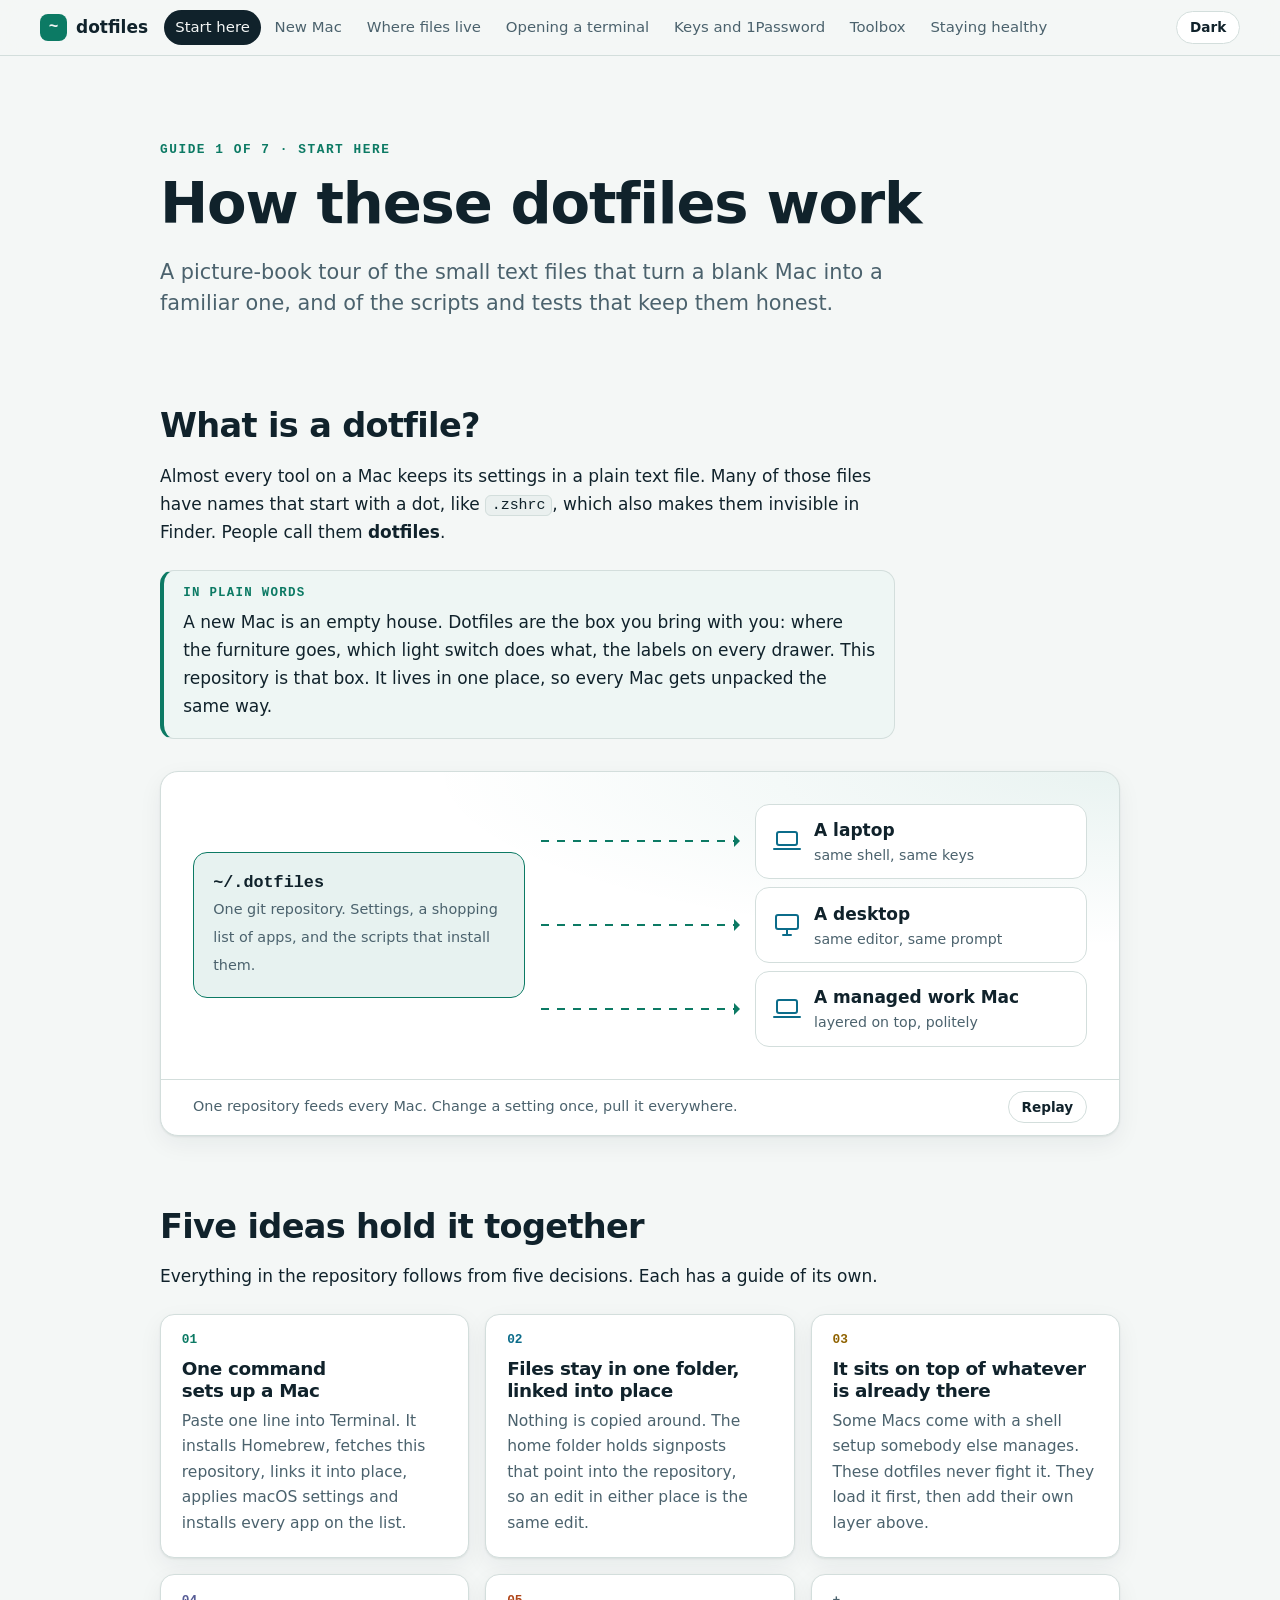
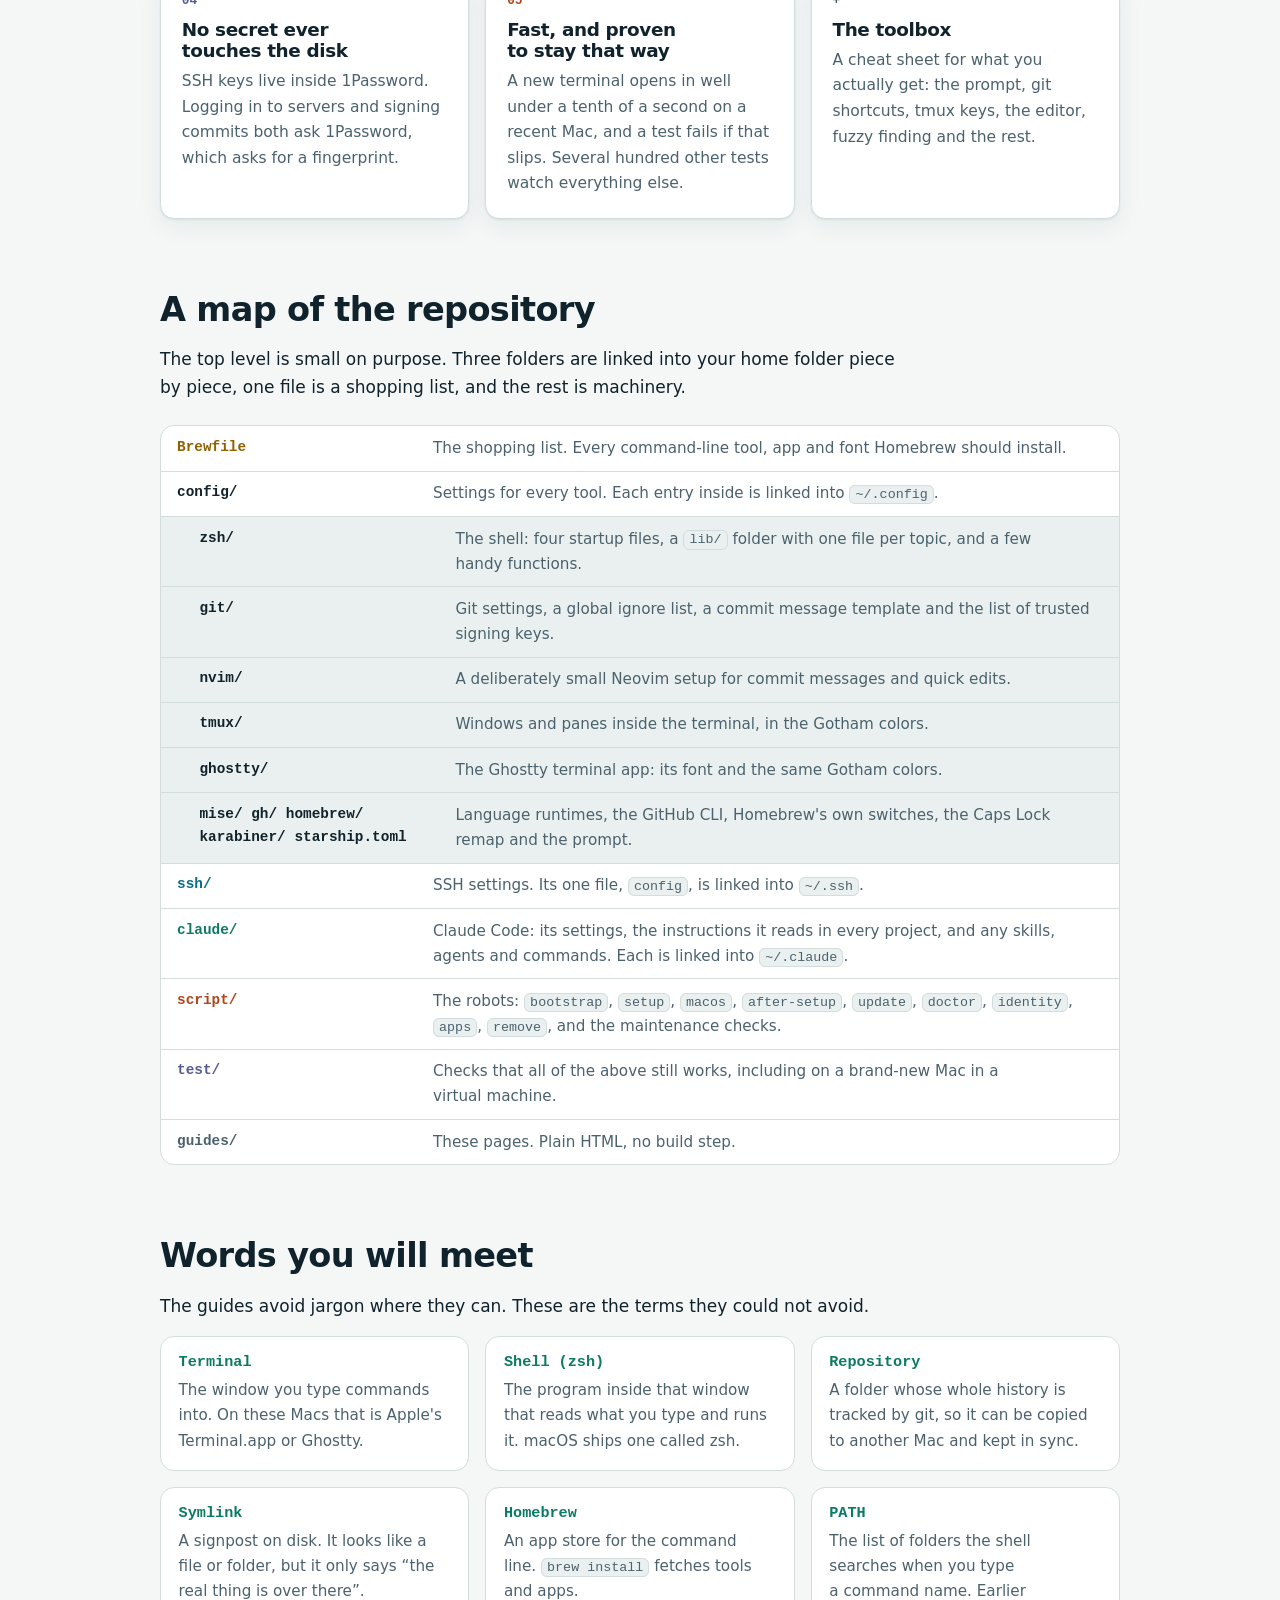
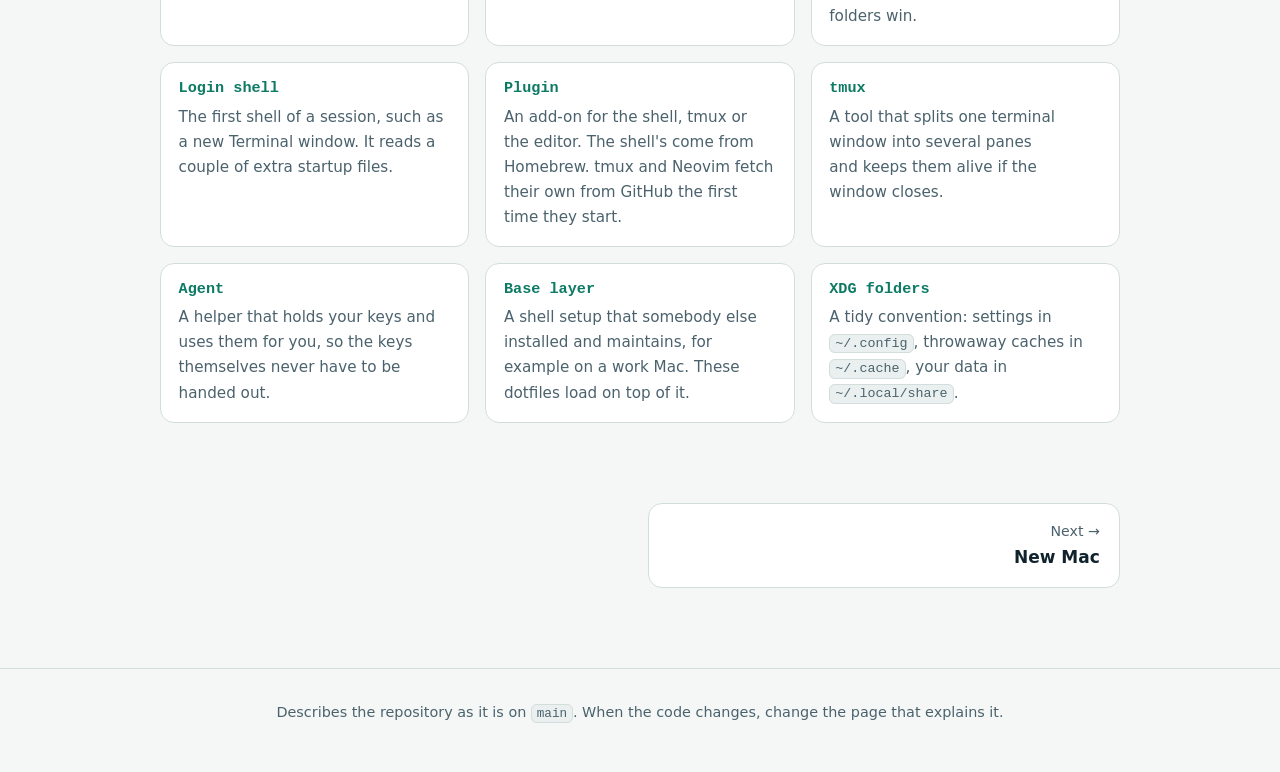
<file: guides/index.html>
<!doctype html>
<html lang="en">
<head>
  <meta charset="utf-8">
  <meta name="viewport" content="width=device-width, initial-scale=1">
  <title>Start here · Dotfiles guides</title>
  <meta name="description" content="A picture-book tour of what these dotfiles do and how they work.">
  <script>
    document.documentElement.classList.add("js");
    try {
      const theme = localStorage.getItem("guides-theme");
      if (theme) document.documentElement.dataset.theme = theme;
    } catch {}
  </script>
  <link rel="stylesheet" href="assets/guide.css">
  <script defer src="assets/guide.js"></script>
</head>
<body>
  <header class="site-header">
    <a class="brand" href="index.html"><span class="brand-mark" aria-hidden="true">~</span> dotfiles</a>
    <nav class="site-nav" aria-label="Guides"><a href="index.html">All guides</a></nav>
    <button class="btn" type="button" data-theme-toggle hidden>Theme</button>
  </header>

  <main>
    <section class="hero">
      <p class="eyebrow">Guide 1 of 7 · Start here</p>
      <h1>How these dotfiles work</h1>
      <p class="lede">A picture-book tour of the small text files that turn a blank Mac into a familiar one, and of the scripts and tests that keep them honest.</p>
    </section>

    <h2 id="what">What is a dotfile?</h2>
    <p>Almost every tool on a Mac keeps its settings in a plain text file. Many of those files have names that start with a dot, like <code>.zshrc</code>, which also makes them invisible in Finder. People call them <strong>dotfiles</strong>.</p>

    <div class="callout">
      <p class="callout-title">In plain words</p>
      <p>A new Mac is an empty house. Dotfiles are the box you bring with you: where the furniture goes, which light switch does what, the labels on every drawer. This repository is that box. It lives in one place, so every Mac gets unpacked the same way.</p>
    </div>

    <figure class="fig" data-animate>
      <div class="fig-body">
        <div class="hub">
          <div class="hub-repo seq">
            <strong>~/.dotfiles</strong>
            <span>One git repository. Settings, a shopping list of apps, and the scripts that install them.</span>
          </div>
          <div class="wire down only-narrow seq"></div>
          <div class="wire only-wide seq"></div>
          <div class="mac seq">
            <svg viewBox="0 0 32 32" fill="none" stroke="currentColor" stroke-width="2" stroke-linecap="round" stroke-linejoin="round" aria-hidden="true"><rect x="6" y="7" width="20" height="13" rx="2"/><path d="M3 24h26"/></svg>
            <span>A laptop <small>same shell, same keys</small></span>
          </div>
          <div class="wire only-wide seq"></div>
          <div class="mac seq">
            <svg viewBox="0 0 32 32" fill="none" stroke="currentColor" stroke-width="2" stroke-linecap="round" stroke-linejoin="round" aria-hidden="true"><rect x="5" y="6" width="22" height="14" rx="2"/><path d="M12 26h8M16 20v6"/></svg>
            <span>A desktop <small>same editor, same prompt</small></span>
          </div>
          <div class="wire only-wide seq"></div>
          <div class="mac seq">
            <svg viewBox="0 0 32 32" fill="none" stroke="currentColor" stroke-width="2" stroke-linecap="round" stroke-linejoin="round" aria-hidden="true"><rect x="6" y="7" width="20" height="13" rx="2"/><path d="M3 24h26"/></svg>
            <span>A managed work Mac <small>layered on top, politely</small></span>
          </div>
        </div>
      </div>
      <figcaption>
        <span>One repository feeds every Mac. Change a setting once, pull it everywhere.</span>
        <button class="btn" type="button" data-replay>Replay</button>
      </figcaption>
    </figure>

    <h2 id="ideas">Five ideas hold it together</h2>
    <p>Everything in the repository follows from five decisions. Each has a guide of its own.</p>

    <ul class="cards">
      <li class="card">
        <span class="card-num">01</span>
        <h3><a href="install.html">One command sets up a Mac</a></h3>
        <p>Paste one line into Terminal. It installs Homebrew, fetches this repository, links it into place, applies macOS settings and installs every app on the list.</p>
      </li>
      <li class="card tone-cyan">
        <span class="card-num">02</span>
        <h3><a href="layout.html">Files stay in one folder, linked into place</a></h3>
        <p>Nothing is copied around. The home folder holds signposts that point into the repository, so an edit in either place is the same edit.</p>
      </li>
      <li class="card tone-yellow">
        <span class="card-num">03</span>
        <h3><a href="shell.html">It sits on top of whatever is already there</a></h3>
        <p>Some Macs come with a shell setup somebody else manages. These dotfiles never fight it. They load it first, then add their own layer above.</p>
      </li>
      <li class="card tone-violet">
        <span class="card-num">04</span>
        <h3><a href="keys.html">No secret ever touches the disk</a></h3>
        <p>SSH keys live inside 1Password. Logging in to servers and signing commits both ask 1Password, which asks for a fingerprint.</p>
      </li>
      <li class="card tone-orange">
        <span class="card-num">05</span>
        <h3><a href="tests.html">Fast, and proven to stay that way</a></h3>
        <p>A new terminal opens in well under a tenth of a second on a recent Mac, and a test fails if that slips. Several hundred other tests watch everything else.</p>
      </li>
      <li class="card tone-muted">
        <span class="card-num">+</span>
        <h3><a href="tools.html">The toolbox</a></h3>
        <p>A cheat sheet for what you actually get: the prompt, git shortcuts, tmux keys, the editor, fuzzy finding and the rest.</p>
      </li>
    </ul>

    <h2 id="map">A map of the repository</h2>
    <p>The top level is small on purpose. Three folders are linked into your home folder piece by piece, one file is a shopping list, and the rest is machinery.</p>

    <ul class="tree">
      <li><span class="path tone-yellow">Brewfile</span><span class="what">The shopping list. Every command-line tool, app and font Homebrew should install.</span></li>
      <li><span class="path">config/</span><span class="what">Settings for every tool. Each entry inside is linked into <code>~/.config</code>.</span></li>
      <li class="sub"><span class="path">zsh/</span><span class="what">The shell: four startup files, a <code>lib/</code> folder with one file per topic, and a few handy functions.</span></li>
      <li class="sub"><span class="path">git/</span><span class="what">Git settings, a global ignore list, a commit message template and the list of trusted signing keys.</span></li>
      <li class="sub"><span class="path">nvim/</span><span class="what">A deliberately small Neovim setup for commit messages and quick edits.</span></li>
      <li class="sub"><span class="path">tmux/</span><span class="what">Windows and panes inside the terminal, in the Gotham colors.</span></li>
      <li class="sub"><span class="path">ghostty/</span><span class="what">The Ghostty terminal app: its font and the same Gotham colors.</span></li>
      <li class="sub"><span class="path">mise/ gh/ homebrew/ karabiner/ starship.toml</span><span class="what">Language runtimes, the GitHub CLI, Homebrew's own switches, the Caps Lock remap and the prompt.</span></li>
      <li><span class="path tone-cyan">ssh/</span><span class="what">SSH settings. Its one file, <code>config</code>, is linked into <code>~/.ssh</code>.</span></li>
      <li><span class="path tone-green">claude/</span><span class="what">Claude Code: its settings, the instructions it reads in every project, and any skills, agents and commands. Each is linked into <code>~/.claude</code>.</span></li>
      <li><span class="path tone-orange">script/</span><span class="what">The robots: <code>bootstrap</code>, <code>setup</code>, <code>macos</code>, <code>after-setup</code>, <code>update</code>, <code>doctor</code>, <code>identity</code>, <code>apps</code>, <code>remove</code>, and the maintenance checks.</span></li>
      <li><span class="path tone-violet">test/</span><span class="what">Checks that all of the above still works, including on a brand-new Mac in a virtual machine.</span></li>
      <li><span class="path tone-muted">guides/</span><span class="what">These pages. Plain HTML, no build step.</span></li>
    </ul>

    <h2 id="glossary">Words you will meet</h2>
    <p>The guides avoid jargon where they can. These are the terms they could not avoid.</p>

    <dl class="glossary">
      <div><dt>Terminal</dt><dd>The window you type commands into. On these Macs that is Apple's Terminal.app or Ghostty.</dd></div>
      <div><dt>Shell (zsh)</dt><dd>The program inside that window that reads what you type and runs it. macOS ships one called zsh.</dd></div>
      <div><dt>Repository</dt><dd>A folder whose whole history is tracked by git, so it can be copied to another Mac and kept in sync.</dd></div>
      <div><dt>Symlink</dt><dd>A signpost on disk. It looks like a file or folder, but it only says “the real thing is over there”.</dd></div>
      <div><dt>Homebrew</dt><dd>An app store for the command line. <code>brew install</code> fetches tools and apps.</dd></div>
      <div><dt>PATH</dt><dd>The list of folders the shell searches when you type a command name. Earlier folders win.</dd></div>
      <div><dt>Login shell</dt><dd>The first shell of a session, such as a new Terminal window. It reads a couple of extra startup files.</dd></div>
      <div><dt>Plugin</dt><dd>An add-on for the shell, tmux or the editor. The shell's come from Homebrew. tmux and Neovim fetch their own from GitHub the first time they start.</dd></div>
      <div><dt>tmux</dt><dd>A tool that splits one terminal window into several panes and keeps them alive if the window closes.</dd></div>
      <div><dt>Agent</dt><dd>A helper that holds your keys and uses them for you, so the keys themselves never have to be handed out.</dd></div>
      <div><dt>Base layer</dt><dd>A shell setup that somebody else installed and maintains, for example on a work Mac. These dotfiles load on top of it.</dd></div>
      <div><dt>XDG folders</dt><dd>A tidy convention: settings in <code>~/.config</code>, throwaway caches in <code>~/.cache</code>, your data in <code>~/.local/share</code>.</dd></div>
    </dl>

    <nav class="pager" aria-label="Previous and next guide"></nav>
  </main>

  <footer class="site-footer">Describes the repository as it is on <code>main</code>. When the code changes, change the page that explains it.</footer>
</body>
</html>
</file>
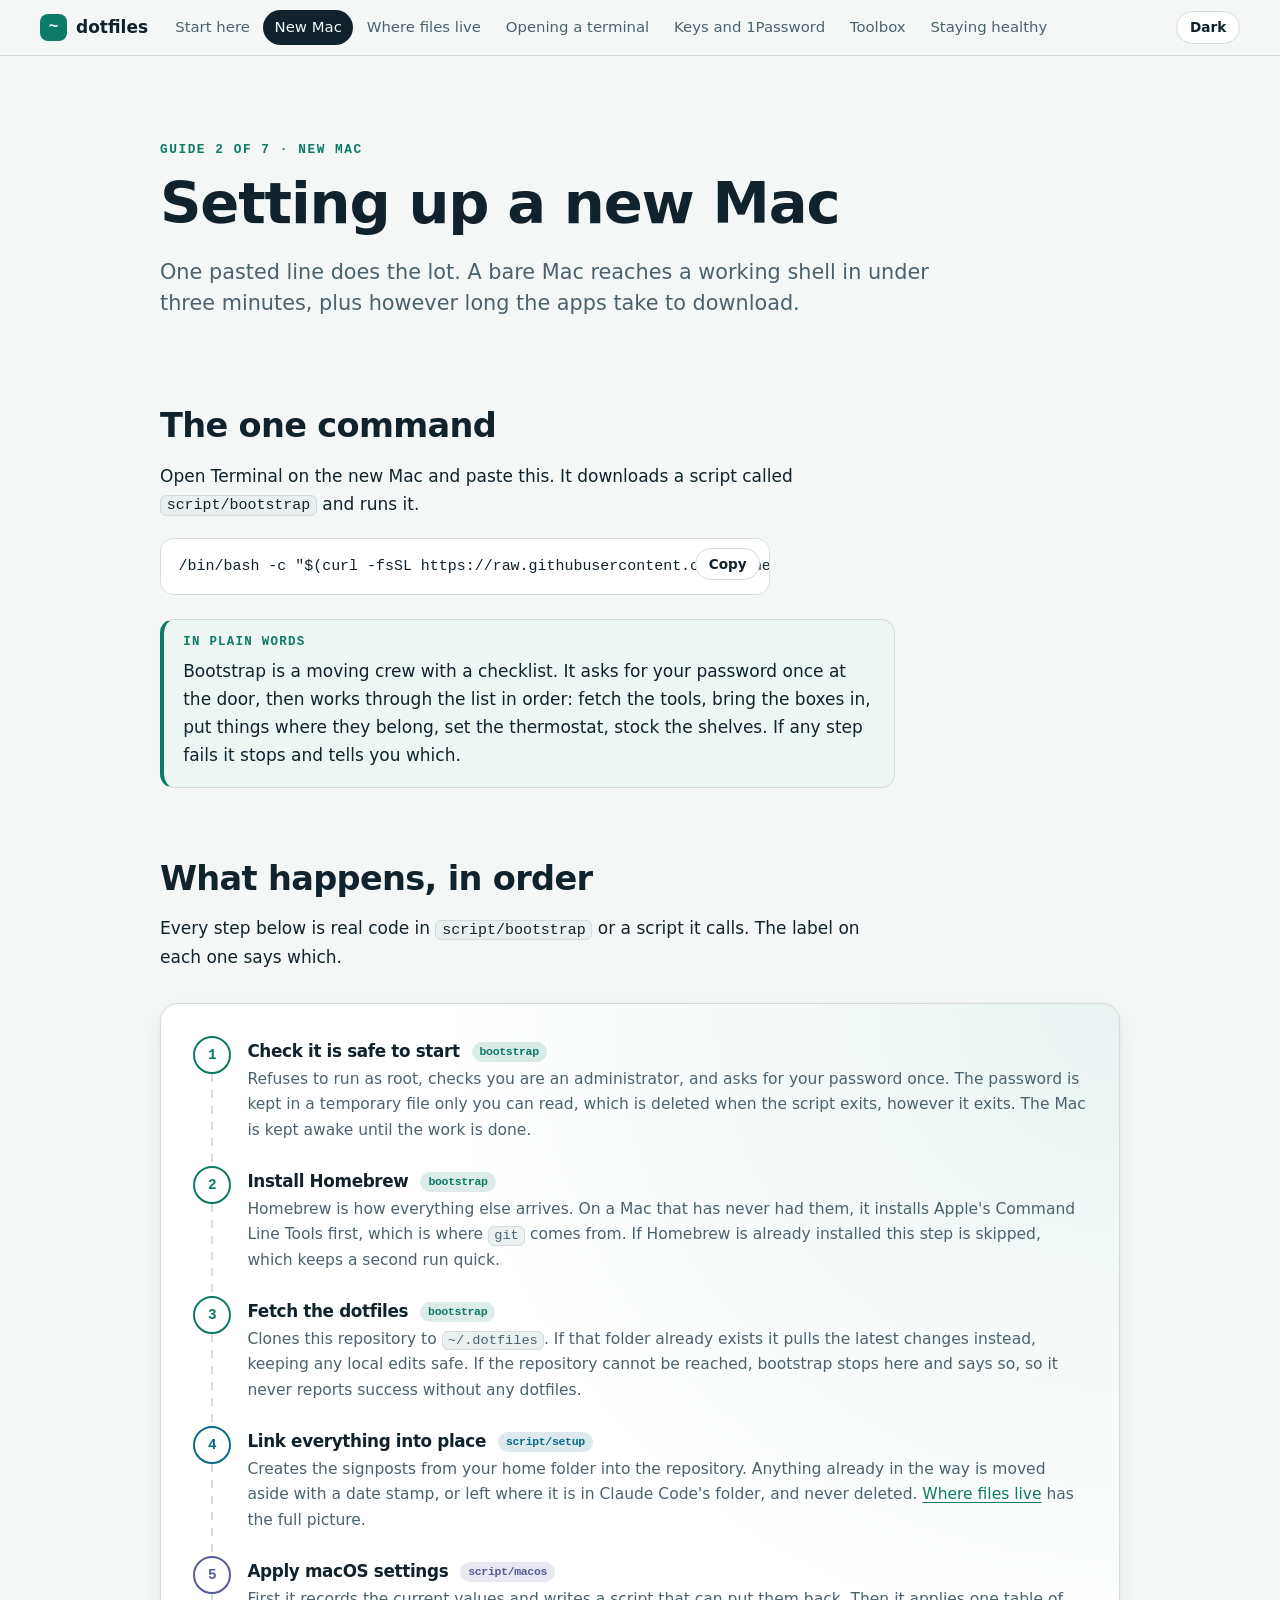
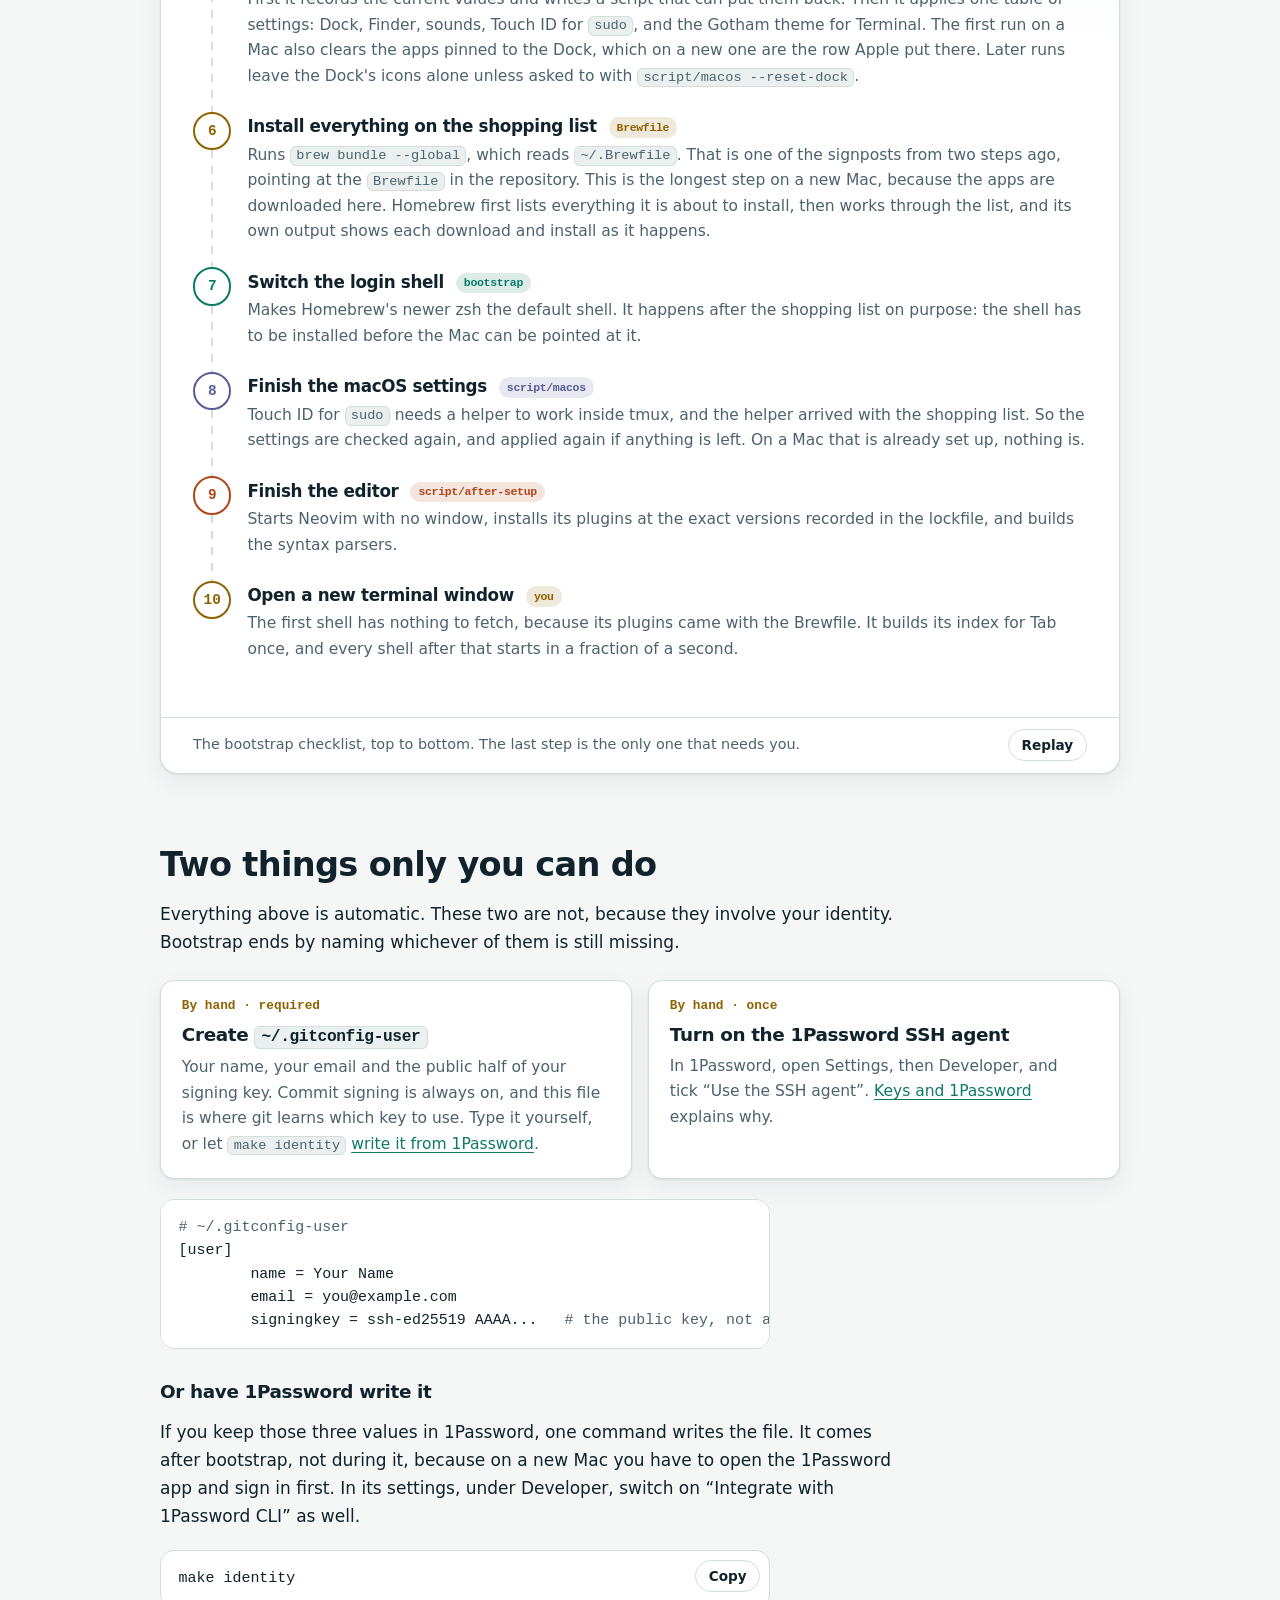
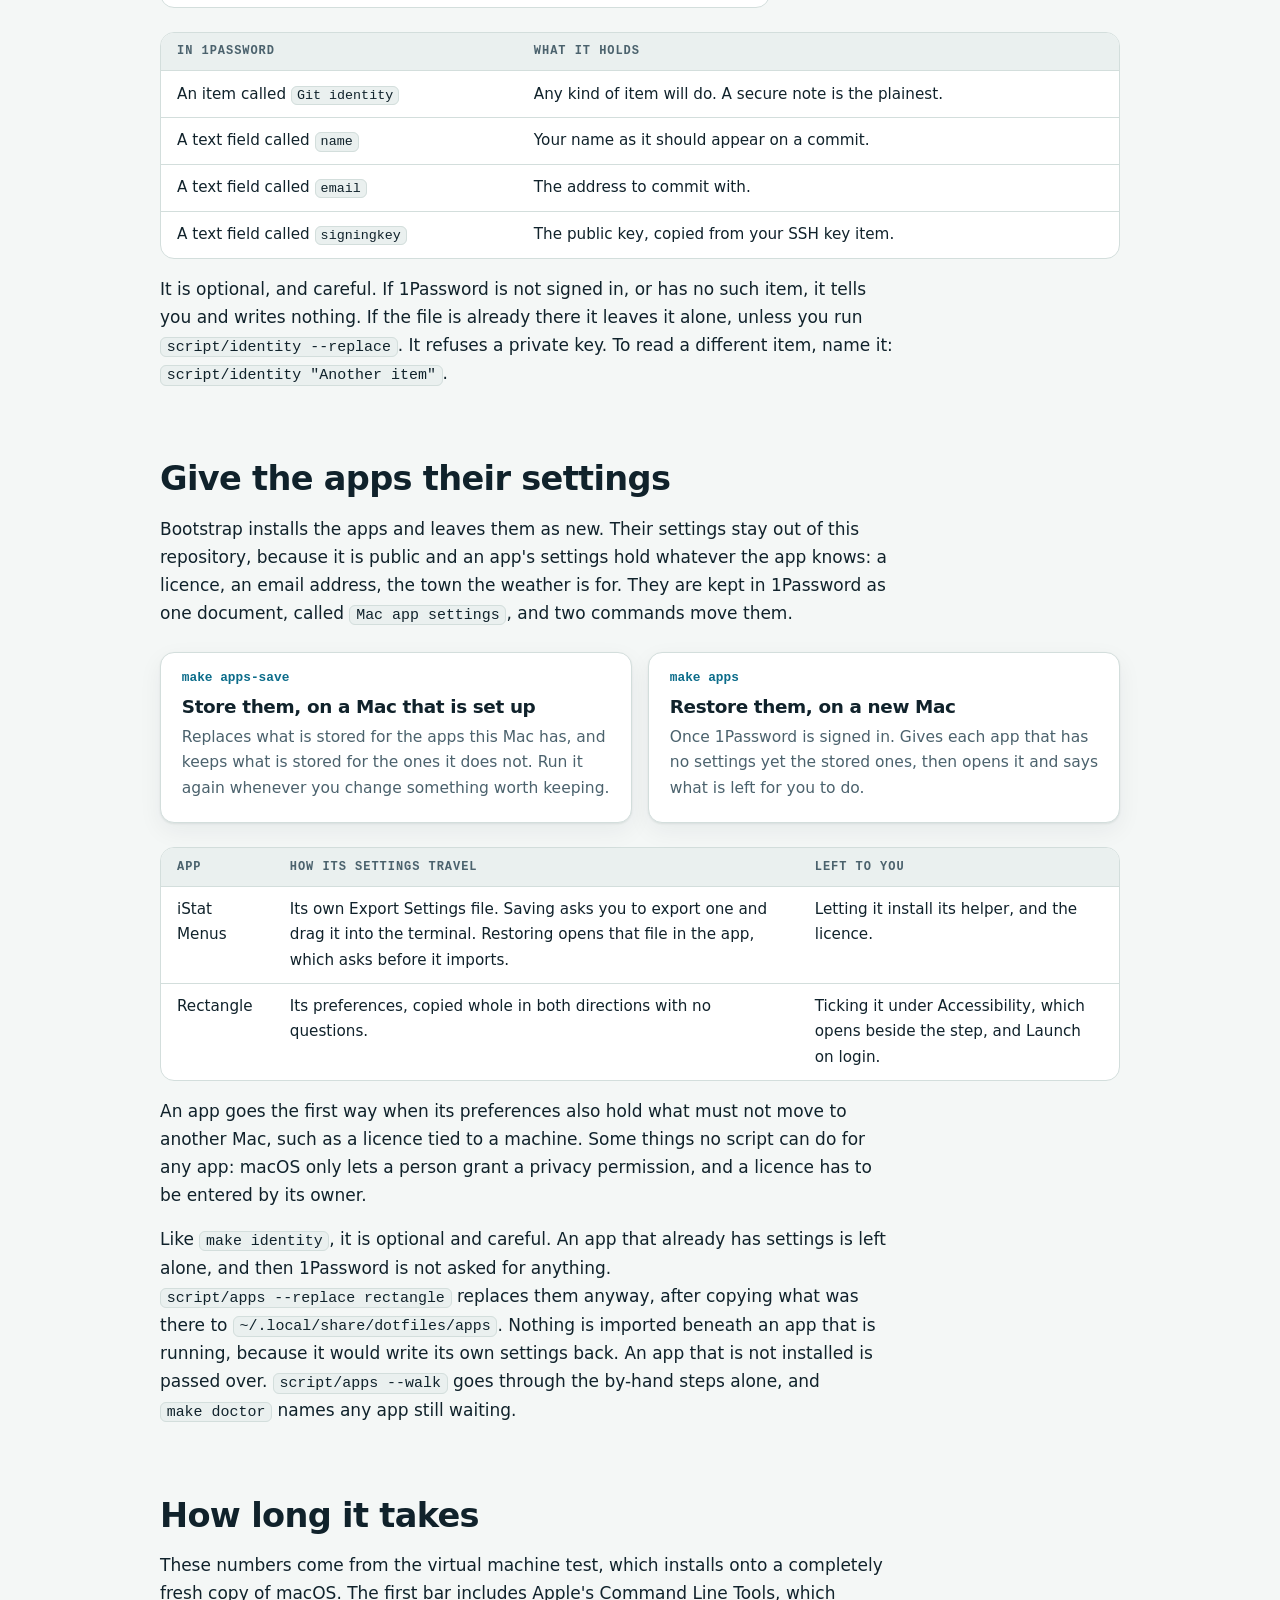
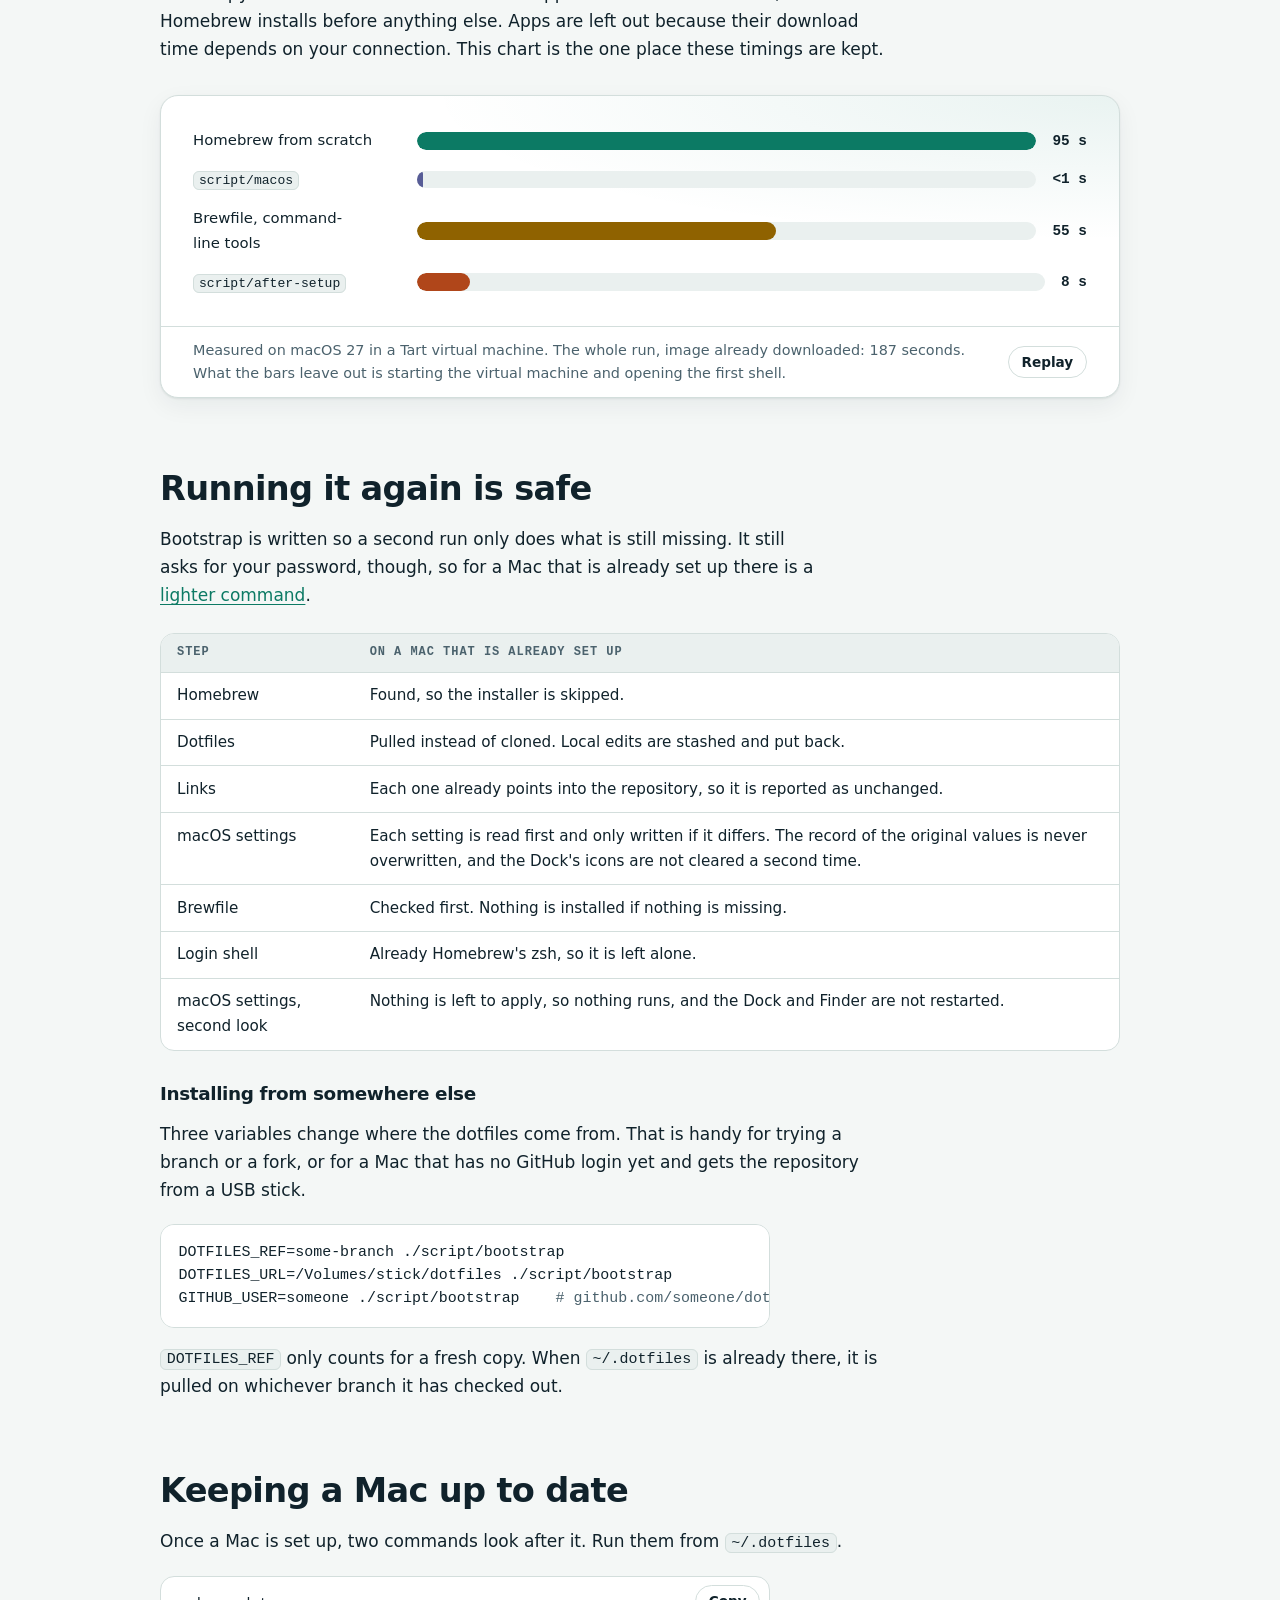
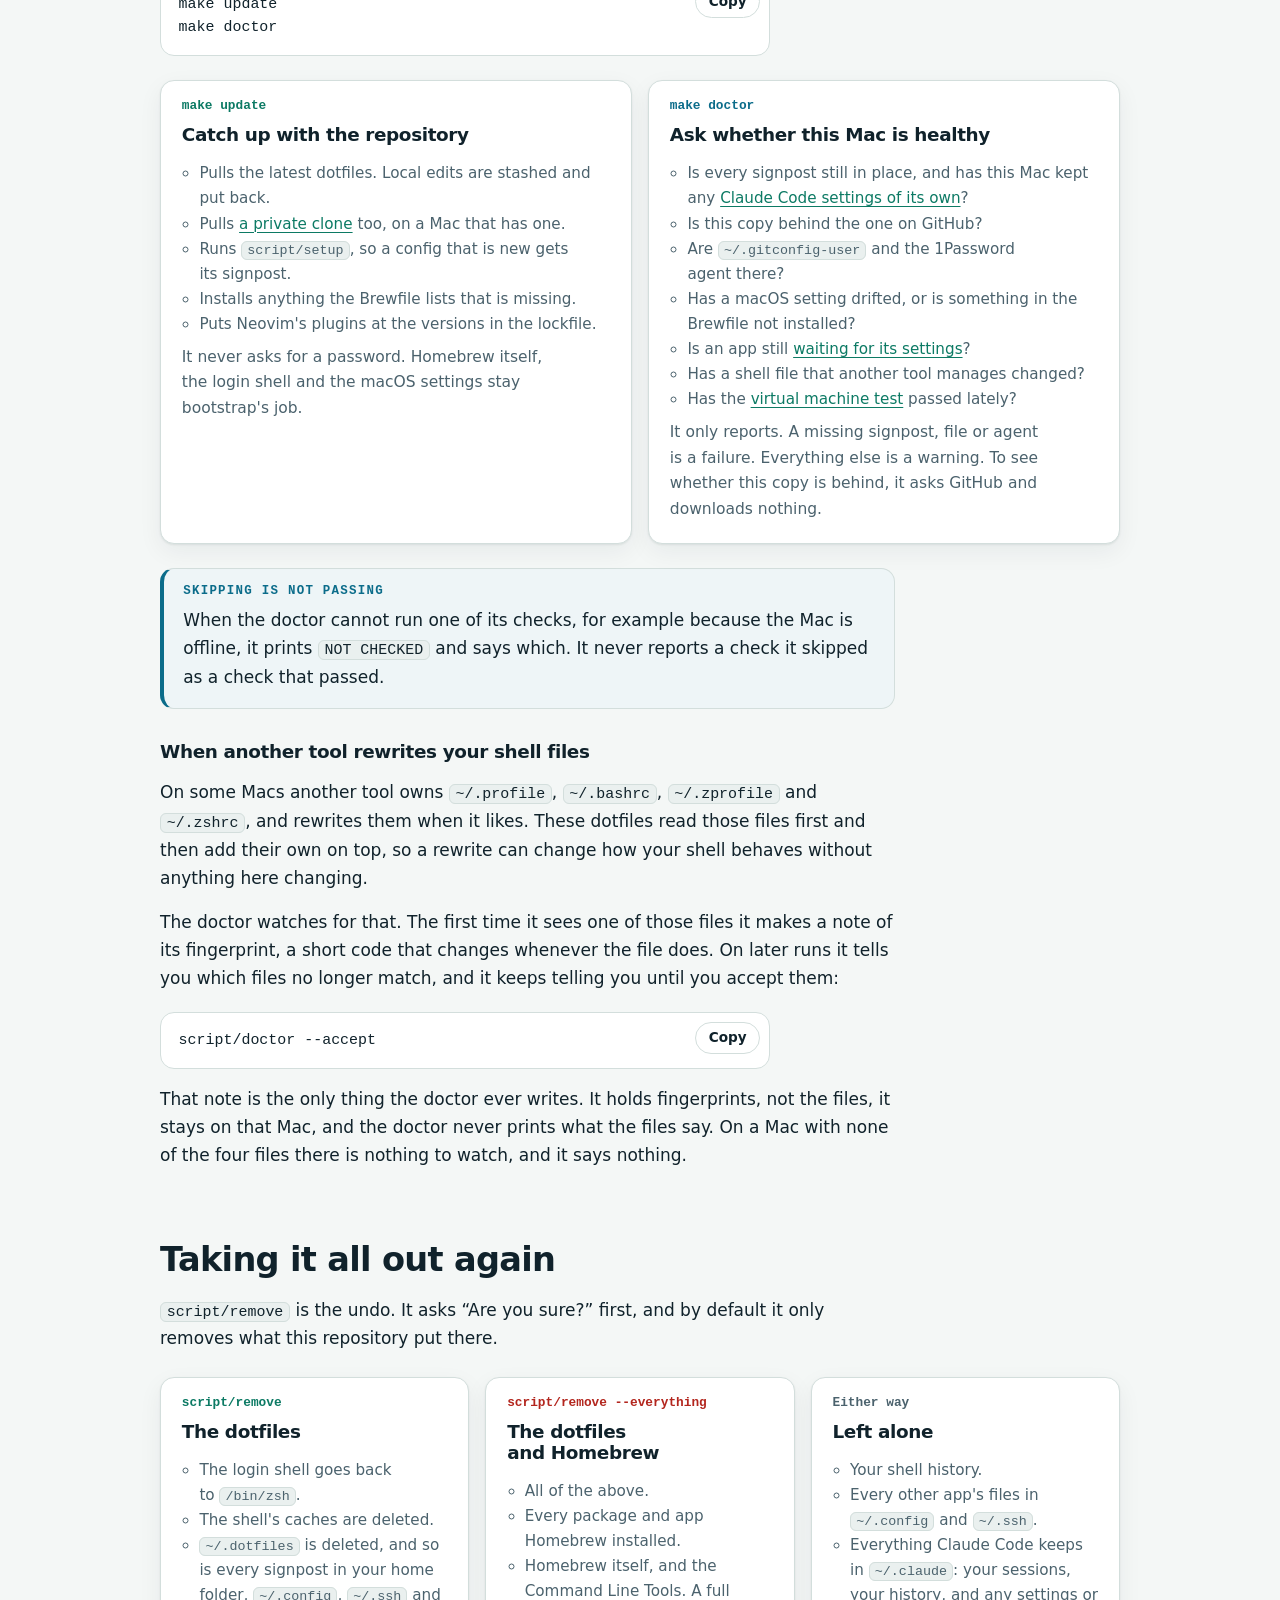
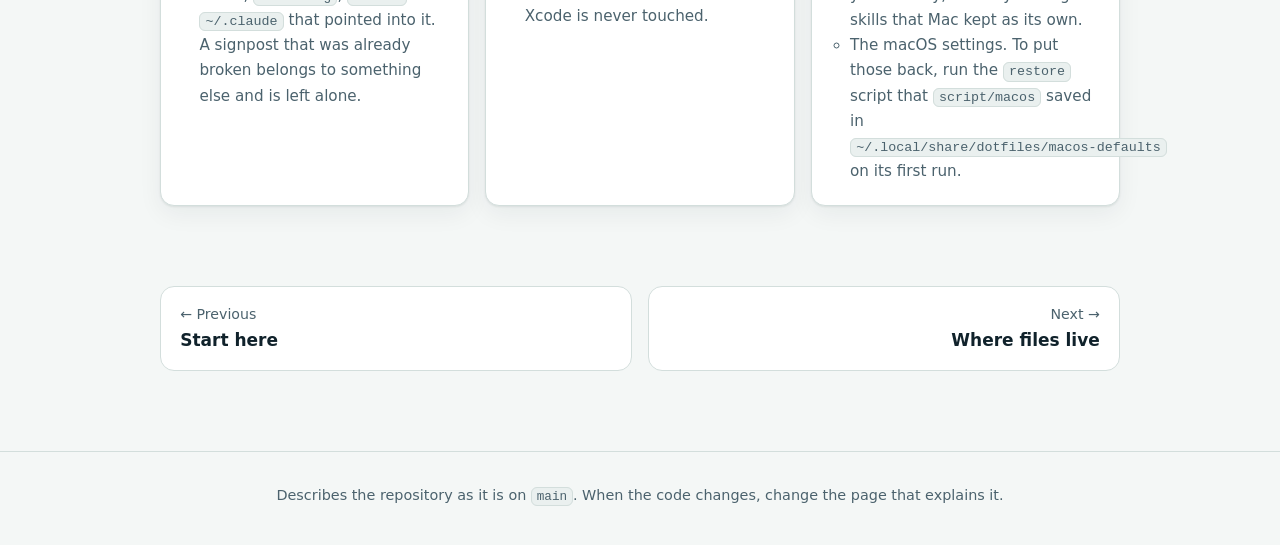
<file: guides/install.html>
<!doctype html>
<html lang="en">
<head>
  <meta charset="utf-8">
  <meta name="viewport" content="width=device-width, initial-scale=1">
  <title>Setting up a new Mac · Dotfiles guides</title>
  <meta name="description" content="What script/bootstrap does, step by step, when it sets up a new Mac.">
  <script>
    document.documentElement.classList.add("js");
    try {
      const theme = localStorage.getItem("guides-theme");
      if (theme) document.documentElement.dataset.theme = theme;
    } catch {}
  </script>
  <link rel="stylesheet" href="assets/guide.css">
  <script defer src="assets/guide.js"></script>
</head>
<body>
  <header class="site-header">
    <a class="brand" href="index.html"><span class="brand-mark" aria-hidden="true">~</span> dotfiles</a>
    <nav class="site-nav" aria-label="Guides"><a href="index.html">All guides</a></nav>
    <button class="btn" type="button" data-theme-toggle hidden>Theme</button>
  </header>

  <main>
    <section class="hero">
      <p class="eyebrow">Guide 2 of 7 · New Mac</p>
      <h1>Setting up a new Mac</h1>
      <p class="lede">One pasted line does the lot. A bare Mac reaches a working shell in under three minutes, plus however long the apps take to download.</p>
    </section>

    <h2 id="command">The one command</h2>
    <p>Open Terminal on the new Mac and paste this. It downloads a script called <code>script/bootstrap</code> and runs it.</p>

    <pre data-copy><code>/bin/bash -c "$(curl -fsSL https://raw.githubusercontent.com/shaneog/dotfiles/HEAD/script/bootstrap)"</code></pre>

    <div class="callout">
      <p class="callout-title">In plain words</p>
      <p>Bootstrap is a moving crew with a checklist. It asks for your password once at the door, then works through the list in order: fetch the tools, bring the boxes in, put things where they belong, set the thermostat, stock the shelves. If any step fails it stops and tells you which.</p>
    </div>

    <h2 id="steps">What happens, in order</h2>
    <p>Every step below is real code in <code>script/bootstrap</code> or a script it calls. The label on each one says which.</p>

    <figure class="fig" data-animate>
      <div class="fig-body">
        <ol class="timeline">
          <li class="seq">
            <div>
              <h3>Check it is safe to start <span class="who">bootstrap</span></h3>
              <p>Refuses to run as root, checks you are an administrator, and asks for your password once. The password is kept in a temporary file only you can read, which is deleted when the script exits, however it exits. The Mac is kept awake until the work is done.</p>
            </div>
          </li>
          <li class="seq">
            <div>
              <h3>Install Homebrew <span class="who">bootstrap</span></h3>
              <p>Homebrew is how everything else arrives. On a Mac that has never had them, it installs Apple's Command Line Tools first, which is where <code>git</code> comes from. If Homebrew is already installed this step is skipped, which keeps a second run quick.</p>
            </div>
          </li>
          <li class="seq">
            <div>
              <h3>Fetch the dotfiles <span class="who">bootstrap</span></h3>
              <p>Clones this repository to <code>~/.dotfiles</code>. If that folder already exists it pulls the latest changes instead, keeping any local edits safe. If the repository cannot be reached, bootstrap stops here and says so, so it never reports success without any dotfiles.</p>
            </div>
          </li>
          <li class="seq tone-cyan">
            <div>
              <h3>Link everything into place <span class="who">script/setup</span></h3>
              <p>Creates the signposts from your home folder into the repository. Anything already in the way is moved aside with a date stamp, or left where it is in Claude Code's folder, and never deleted. <a href="layout.html">Where files live</a> has the full picture.</p>
            </div>
          </li>
          <li class="seq tone-violet">
            <div>
              <h3>Apply macOS settings <span class="who">script/macos</span></h3>
              <p>First it records the current values and writes a script that can put them back. Then it applies one table of settings: Dock, Finder, sounds, Touch ID for <code>sudo</code>, and the Gotham theme for Terminal. The first run on a Mac also clears the apps pinned to the Dock, which on a new one are the row Apple put there. Later runs leave the Dock's icons alone unless asked to with <code>script/macos --reset-dock</code>.</p>
            </div>
          </li>
          <li class="seq tone-yellow">
            <div>
              <h3>Install everything on the shopping list <span class="who">Brewfile</span></h3>
              <p>Runs <code>brew bundle --global</code>, which reads <code>~/.Brewfile</code>. That is one of the signposts from two steps ago, pointing at the <code>Brewfile</code> in the repository. This is the longest step on a new Mac, because the apps are downloaded here. Homebrew first lists everything it is about to install, then works through the list, and its own output shows each download and install as it happens.</p>
            </div>
          </li>
          <li class="seq">
            <div>
              <h3>Switch the login shell <span class="who">bootstrap</span></h3>
              <p>Makes Homebrew's newer zsh the default shell. It happens after the shopping list on purpose: the shell has to be installed before the Mac can be pointed at it.</p>
            </div>
          </li>
          <li class="seq tone-violet">
            <div>
              <h3>Finish the macOS settings <span class="who">script/macos</span></h3>
              <p>Touch ID for <code>sudo</code> needs a helper to work inside tmux, and the helper arrived with the shopping list. So the settings are checked again, and applied again if anything is left. On a Mac that is already set up, nothing is.</p>
            </div>
          </li>
          <li class="seq tone-orange">
            <div>
              <h3>Finish the editor <span class="who">script/after-setup</span></h3>
              <p>Starts Neovim with no window, installs its plugins at the exact versions recorded in the lockfile, and builds the syntax parsers.</p>
            </div>
          </li>
          <li class="seq you">
            <div>
              <h3>Open a new terminal window <span class="who">you</span></h3>
              <p>The first shell has nothing to fetch, because its plugins came with the Brewfile. It builds its index for Tab once, and every shell after that starts in a fraction of a second.</p>
            </div>
          </li>
        </ol>
      </div>
      <figcaption>
        <span>The bootstrap checklist, top to bottom. The last step is the only one that needs you.</span>
        <button class="btn" type="button" data-replay>Replay</button>
      </figcaption>
    </figure>

    <h2 id="by-hand">Two things only you can do</h2>
    <p>Everything above is automatic. These two are not, because they involve your identity. Bootstrap ends by naming whichever of them is still missing.</p>

    <ul class="cards">
      <li class="card tone-yellow">
        <span class="card-num">By hand · required</span>
        <h3>Create <code>~/.gitconfig-user</code></h3>
        <p>Your name, your email and the public half of your signing key. Commit signing is always on, and this file is where git learns which key to use. Type it yourself, or let <code>make identity</code> <a href="#identity">write it from 1Password</a>.</p>
      </li>
      <li class="card tone-yellow">
        <span class="card-num">By hand · once</span>
        <h3>Turn on the 1Password SSH agent</h3>
        <p>In 1Password, open Settings, then Developer, and tick “Use the SSH agent”. <a href="keys.html">Keys and 1Password</a> explains why.</p>
      </li>
    </ul>

    <pre><code><span class="dim"># ~/.gitconfig-user</span>
[user]
	name = Your Name
	email = you@example.com
	signingkey = ssh-ed25519 AAAA...   <span class="dim"># the public key, not a path</span></code></pre>

    <h3 id="identity">Or have 1Password write it</h3>
    <p>If you keep those three values in 1Password, one command writes the file. It comes after bootstrap, not during it, because on a new Mac you have to open the 1Password app and sign in first. In its settings, under Developer, switch on “Integrate with 1Password CLI” as well.</p>

    <pre data-copy><code>make identity</code></pre>

    <div class="table-wrap">
      <table>
        <thead>
          <tr><th>In 1Password</th><th>What it holds</th></tr>
        </thead>
        <tbody>
          <tr><td>An item called <code>Git identity</code></td><td>Any kind of item will do. A secure note is the plainest.</td></tr>
          <tr><td>A text field called <code>name</code></td><td>Your name as it should appear on a commit.</td></tr>
          <tr><td>A text field called <code>email</code></td><td>The address to commit with.</td></tr>
          <tr><td>A text field called <code>signingkey</code></td><td>The public key, copied from your SSH key item.</td></tr>
        </tbody>
      </table>
    </div>

    <p>It is optional, and careful. If 1Password is not signed in, or has no such item, it tells you and writes nothing. If the file is already there it leaves it alone, unless you run <code>script/identity --replace</code>. It refuses a private key. To read a different item, name it: <code>script/identity "Another item"</code>.</p>

    <h2 id="apps">Give the apps their settings</h2>
    <p>Bootstrap installs the apps and leaves them as new. Their settings stay out of this repository, because it is public and an app's settings hold whatever the app knows: a licence, an email address, the town the weather is for. They are kept in 1Password as one document, called <code>Mac app settings</code>, and two commands move them.</p>

    <ul class="cards">
      <li class="card tone-cyan">
        <span class="card-num">make apps-save</span>
        <h3>Store them, on a Mac that is set up</h3>
        <p>Replaces what is stored for the apps this Mac has, and keeps what is stored for the ones it does not. Run it again whenever you change something worth keeping.</p>
      </li>
      <li class="card tone-cyan">
        <span class="card-num">make apps</span>
        <h3>Restore them, on a new Mac</h3>
        <p>Once 1Password is signed in. Gives each app that has no settings yet the stored ones, then opens it and says what is left for you to do.</p>
      </li>
    </ul>

    <div class="table-wrap">
      <table>
        <thead>
          <tr><th>App</th><th>How its settings travel</th><th>Left to you</th></tr>
        </thead>
        <tbody>
          <tr><td><span data-brew="istat-menus">iStat Menus</span></td><td>Its own Export Settings file. Saving asks you to export one and drag it into the terminal. Restoring opens that file in the app, which asks before it imports.</td><td>Letting it install its helper, and the licence.</td></tr>
          <tr><td><span data-brew="rectangle">Rectangle</span></td><td>Its preferences, copied whole in both directions with no questions.</td><td>Ticking it under Accessibility, which opens beside the step, and Launch on login.</td></tr>
        </tbody>
      </table>
    </div>

    <p>An app goes the first way when its preferences also hold what must not move to another Mac, such as a licence tied to a machine. Some things no script can do for any app: macOS only lets a person grant a privacy permission, and a licence has to be entered by its owner.</p>

    <p>Like <code>make identity</code>, it is optional and careful. An app that already has settings is left alone, and then 1Password is not asked for anything. <code>script/apps --replace rectangle</code> replaces them anyway, after copying what was there to <code>~/.local/share/dotfiles/apps</code>. Nothing is imported beneath an app that is running, because it would write its own settings back. An app that is not installed is passed over. <code>script/apps --walk</code> goes through the by-hand steps alone, and <code>make doctor</code> names any app still waiting.</p>

    <h2 id="timing">How long it takes</h2>
    <p>These numbers come from the virtual machine test, which installs onto a completely fresh copy of macOS. The first bar includes Apple's Command Line Tools, which Homebrew installs before anything else. Apps are left out because their download time depends on your connection. This chart is the one place these timings are kept.</p>

    <figure class="fig" data-animate>
      <div class="fig-body">
        <ul class="bars" style="--max: 95">
          <li><span class="label">Homebrew from scratch</span><span class="track"><span class="fill" style="--v: 95"></span></span><span class="value">95 s</span></li>
          <li><span class="label"><code>script/macos</code></span><span class="track"><span class="fill tone-violet" style="--v: 0.5"></span></span><span class="value">&lt;1 s</span></li>
          <li><span class="label">Brewfile, command-line tools</span><span class="track"><span class="fill tone-yellow" style="--v: 55"></span></span><span class="value">55 s</span></li>
          <li><span class="label"><code>script/after-setup</code></span><span class="track"><span class="fill tone-orange" style="--v: 8"></span></span><span class="value">8 s</span></li>
        </ul>
      </div>
      <figcaption>
        <span>Measured on macOS 27 in a Tart virtual machine. The whole run, image already downloaded: 187 seconds. What the bars leave out is starting the virtual machine and opening the first shell.</span>
        <button class="btn" type="button" data-replay>Replay</button>
      </figcaption>
    </figure>

    <h2 id="again">Running it again is safe</h2>
    <p>Bootstrap is written so a second run only does what is still missing. It still asks for your password, though, so for a Mac that is already set up there is a <a href="#update">lighter command</a>.</p>

    <div class="table-wrap">
      <table>
        <thead>
          <tr><th>Step</th><th>On a Mac that is already set up</th></tr>
        </thead>
        <tbody>
          <tr><td>Homebrew</td><td>Found, so the installer is skipped.</td></tr>
          <tr><td>Dotfiles</td><td>Pulled instead of cloned. Local edits are stashed and put back.</td></tr>
          <tr><td>Links</td><td>Each one already points into the repository, so it is reported as unchanged.</td></tr>
          <tr><td>macOS settings</td><td>Each setting is read first and only written if it differs. The record of the original values is never overwritten, and the Dock's icons are not cleared a second time.</td></tr>
          <tr><td>Brewfile</td><td>Checked first. Nothing is installed if nothing is missing.</td></tr>
          <tr><td>Login shell</td><td>Already Homebrew's zsh, so it is left alone.</td></tr>
          <tr><td>macOS settings, second look</td><td>Nothing is left to apply, so nothing runs, and the Dock and Finder are not restarted.</td></tr>
        </tbody>
      </table>
    </div>

    <h3>Installing from somewhere else</h3>
    <p>Three variables change where the dotfiles come from. That is handy for trying a branch or a fork, or for a Mac that has no GitHub login yet and gets the repository from a USB stick.</p>

    <pre><code>DOTFILES_REF=some-branch ./script/bootstrap
DOTFILES_URL=/Volumes/stick/dotfiles ./script/bootstrap
GITHUB_USER=someone ./script/bootstrap    <span class="dim"># github.com/someone/dotfiles</span></code></pre>

    <p><code>DOTFILES_REF</code> only counts for a fresh copy. When <code>~/.dotfiles</code> is already there, it is pulled on whichever branch it has checked out.</p>

    <h2 id="update">Keeping a Mac up to date</h2>
    <p>Once a Mac is set up, two commands look after it. Run them from <code>~/.dotfiles</code>.</p>

    <pre data-copy><code>make update
make doctor</code></pre>

    <ul class="cards">
      <li class="card tone-green">
        <span class="card-num">make update</span>
        <h3>Catch up with the repository</h3>
        <ul>
          <li>Pulls the latest dotfiles. Local edits are stashed and put back.</li>
          <li>Pulls <a href="layout.html#private">a private clone</a> too, on a Mac that has one.</li>
          <li>Runs <code>script/setup</code>, so a config that is new gets its signpost.</li>
          <li>Installs anything the Brewfile lists that is missing.</li>
          <li>Puts Neovim's plugins at the versions in the lockfile.</li>
        </ul>
        <p>It never asks for a password. Homebrew itself, the login shell and the macOS settings stay bootstrap's job.</p>
      </li>
      <li class="card tone-cyan">
        <span class="card-num">make doctor</span>
        <h3>Ask whether this Mac is healthy</h3>
        <ul>
          <li>Is every signpost still in place, and has this Mac kept any <a href="layout.html#claude">Claude Code settings of its own</a>?</li>
          <li>Is this copy behind the one on GitHub?</li>
          <li>Are <code>~/.gitconfig-user</code> and the 1Password agent there?</li>
          <li>Has a macOS setting drifted, or is something in the Brewfile not installed?</li>
          <li>Is an app still <a href="#apps">waiting for its settings</a>?</li>
          <li>Has a shell file that another tool manages changed?</li>
          <li>Has the <a href="tests.html#vm">virtual machine test</a> passed lately?</li>
        </ul>
        <p>It only reports. A missing signpost, file or agent is a failure. Everything else is a warning. To see whether this copy is behind, it asks GitHub and downloads nothing.</p>
      </li>
    </ul>

    <div class="callout note">
      <p class="callout-title">Skipping is not passing</p>
      <p>When the doctor cannot run one of its checks, for example because the Mac is offline, it prints <code>NOT CHECKED</code> and says which. It never reports a check it skipped as a check that passed.</p>
    </div>

    <h3 id="shell-files">When another tool rewrites your shell files</h3>
    <p>On some Macs another tool owns <code>~/.profile</code>, <code>~/.bashrc</code>, <code>~/.zprofile</code> and <code>~/.zshrc</code>, and rewrites them when it likes. These dotfiles read those files first and then add their own on top, so a rewrite can change how your shell behaves without anything here changing.</p>
    <p>The doctor watches for that. The first time it sees one of those files it makes a note of its fingerprint, a short code that changes whenever the file does. On later runs it tells you which files no longer match, and it keeps telling you until you accept them:</p>

    <pre data-copy><code>script/doctor --accept</code></pre>

    <p>That note is the only thing the doctor ever writes. It holds fingerprints, not the files, it stays on that Mac, and the doctor never prints what the files say. On a Mac with none of the four files there is nothing to watch, and it says nothing.</p>

    <h2 id="remove">Taking it all out again</h2>
    <p><code>script/remove</code> is the undo. It asks “Are you sure?” first, and by default it only removes what this repository put there.</p>

    <ul class="cards">
      <li class="card">
        <span class="card-num">script/remove</span>
        <h3>The dotfiles</h3>
        <ul>
          <li>The login shell goes back to <code>/bin/zsh</code>.</li>
          <li>The shell's caches are deleted.</li>
          <li><code>~/.dotfiles</code> is deleted, and so is every signpost in your home folder, <code>~/.config</code>, <code>~/.ssh</code> and <code>~/.claude</code> that pointed into it. A signpost that was already broken belongs to something else and is left alone.</li>
        </ul>
      </li>
      <li class="card tone-red">
        <span class="card-num">script/remove --everything</span>
        <h3>The dotfiles and Homebrew</h3>
        <ul>
          <li>All of the above.</li>
          <li>Every package and app Homebrew installed.</li>
          <li>Homebrew itself, and the Command Line Tools. A full Xcode is never touched.</li>
        </ul>
      </li>
      <li class="card tone-muted">
        <span class="card-num">Either way</span>
        <h3>Left alone</h3>
        <ul>
          <li>Your shell history.</li>
          <li>Every other app's files in <code>~/.config</code> and <code>~/.ssh</code>.</li>
          <li>Everything Claude Code keeps in <code>~/.claude</code>: your sessions, your history, and any settings or skills that Mac kept as its own.</li>
          <li>The macOS settings. To put those back, run the <code>restore</code> script that <code>script/macos</code> saved in <code>~/.local/share/dotfiles/macos-defaults</code> on its first run.</li>
        </ul>
      </li>
    </ul>

    <nav class="pager" aria-label="Previous and next guide"></nav>
  </main>

  <footer class="site-footer">Describes the repository as it is on <code>main</code>. When the code changes, change the page that explains it.</footer>
</body>
</html>
</file>
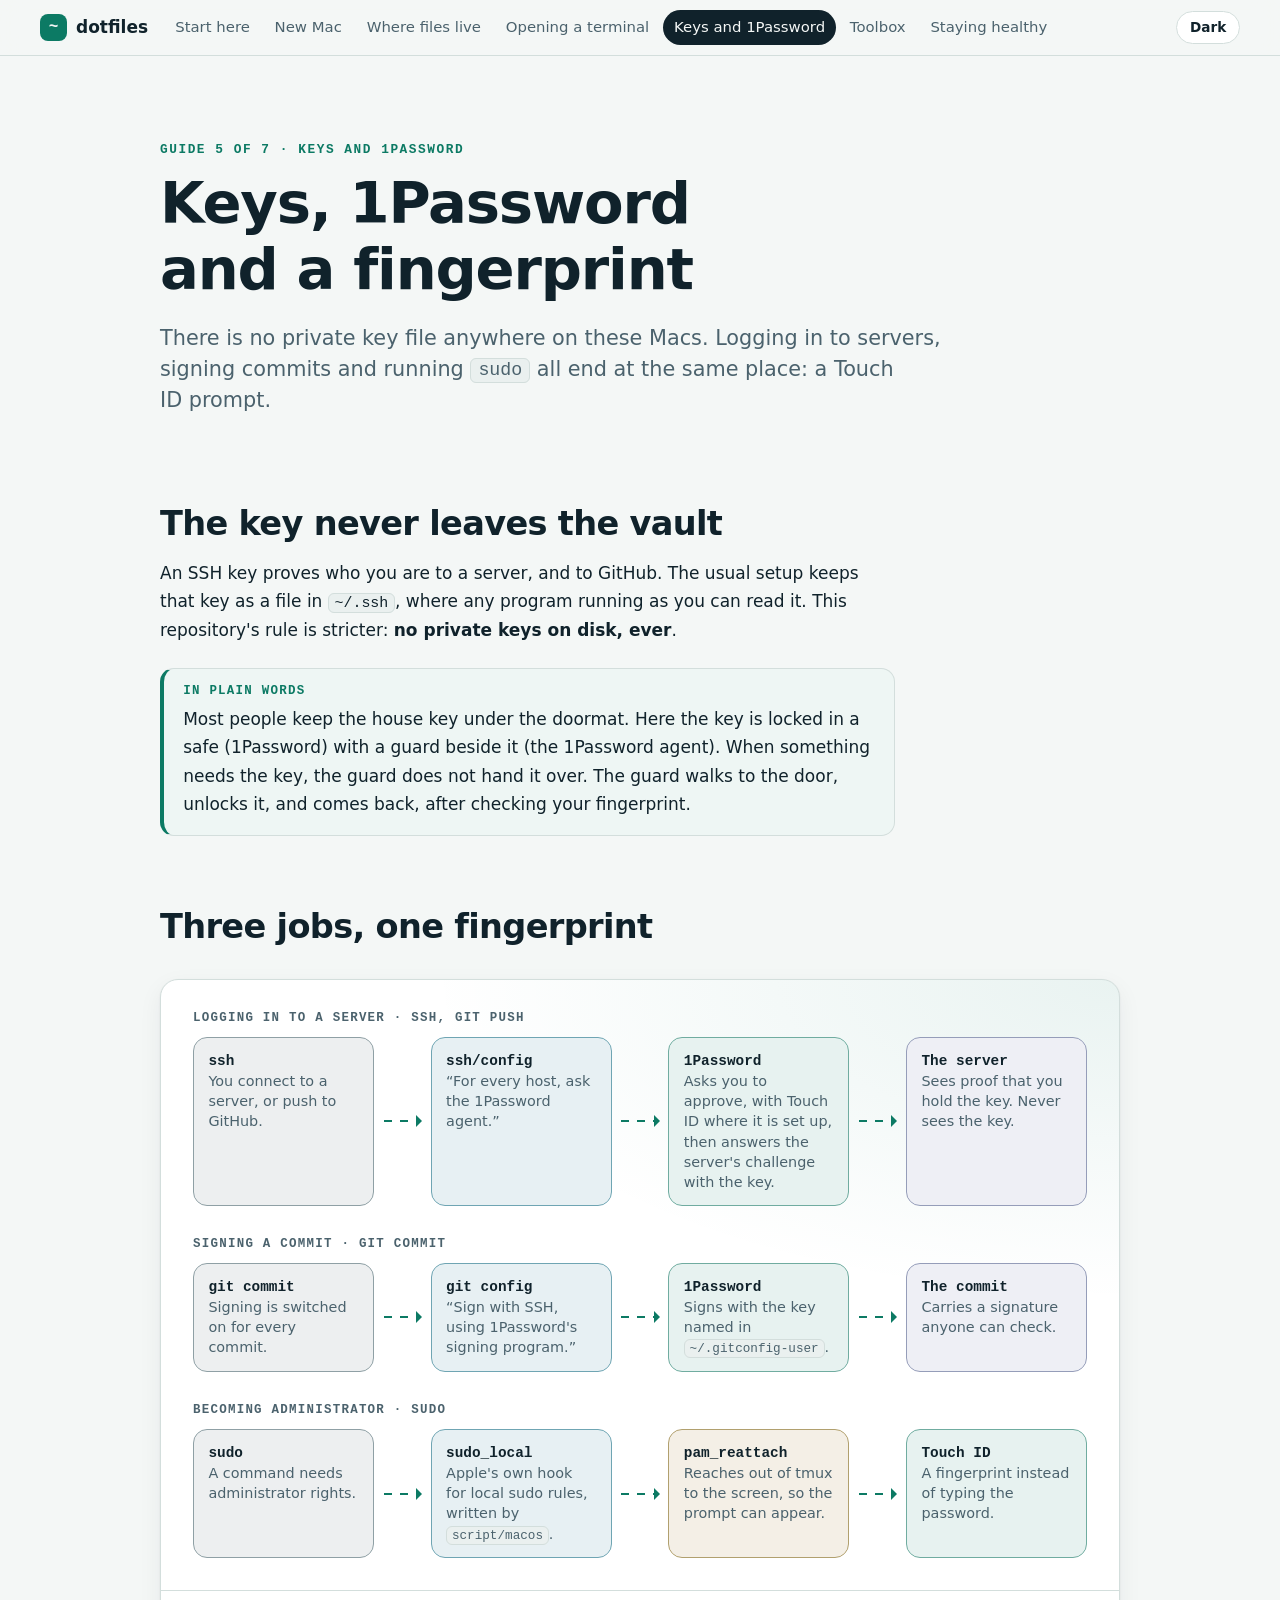
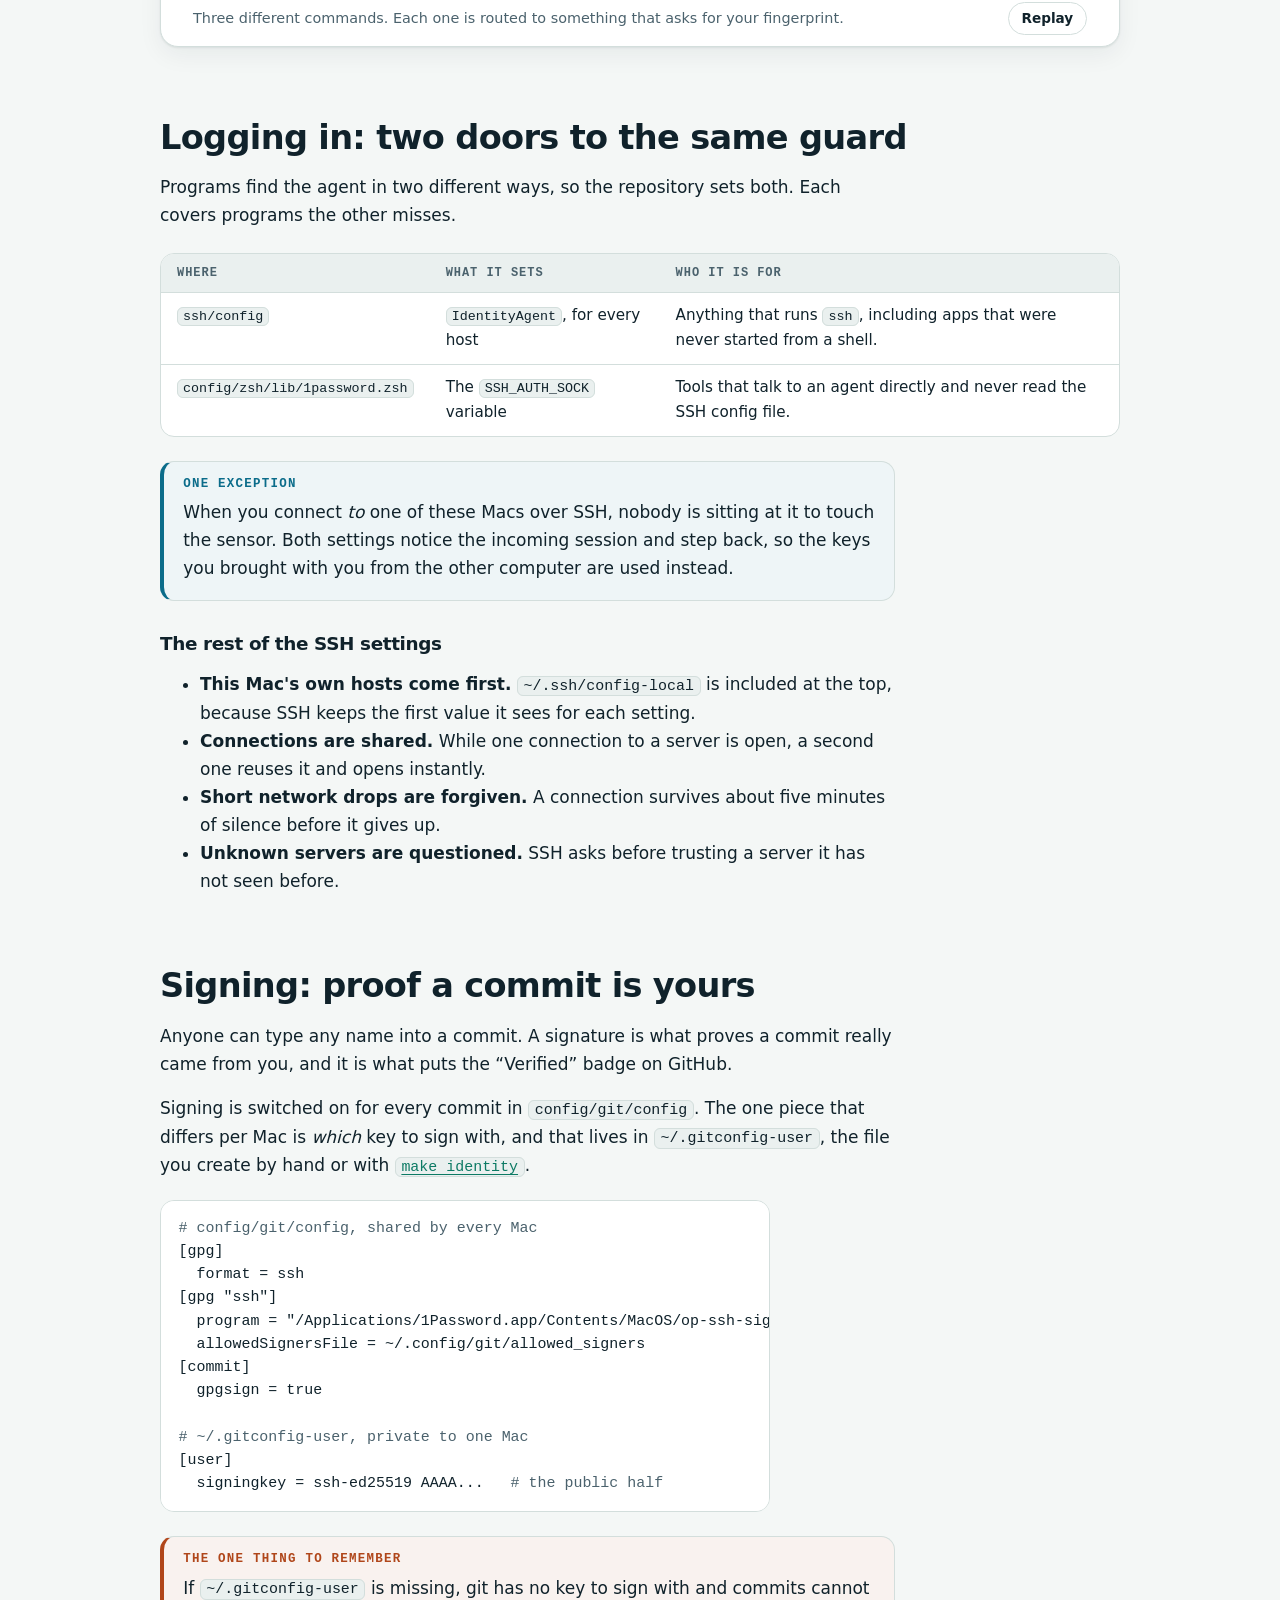
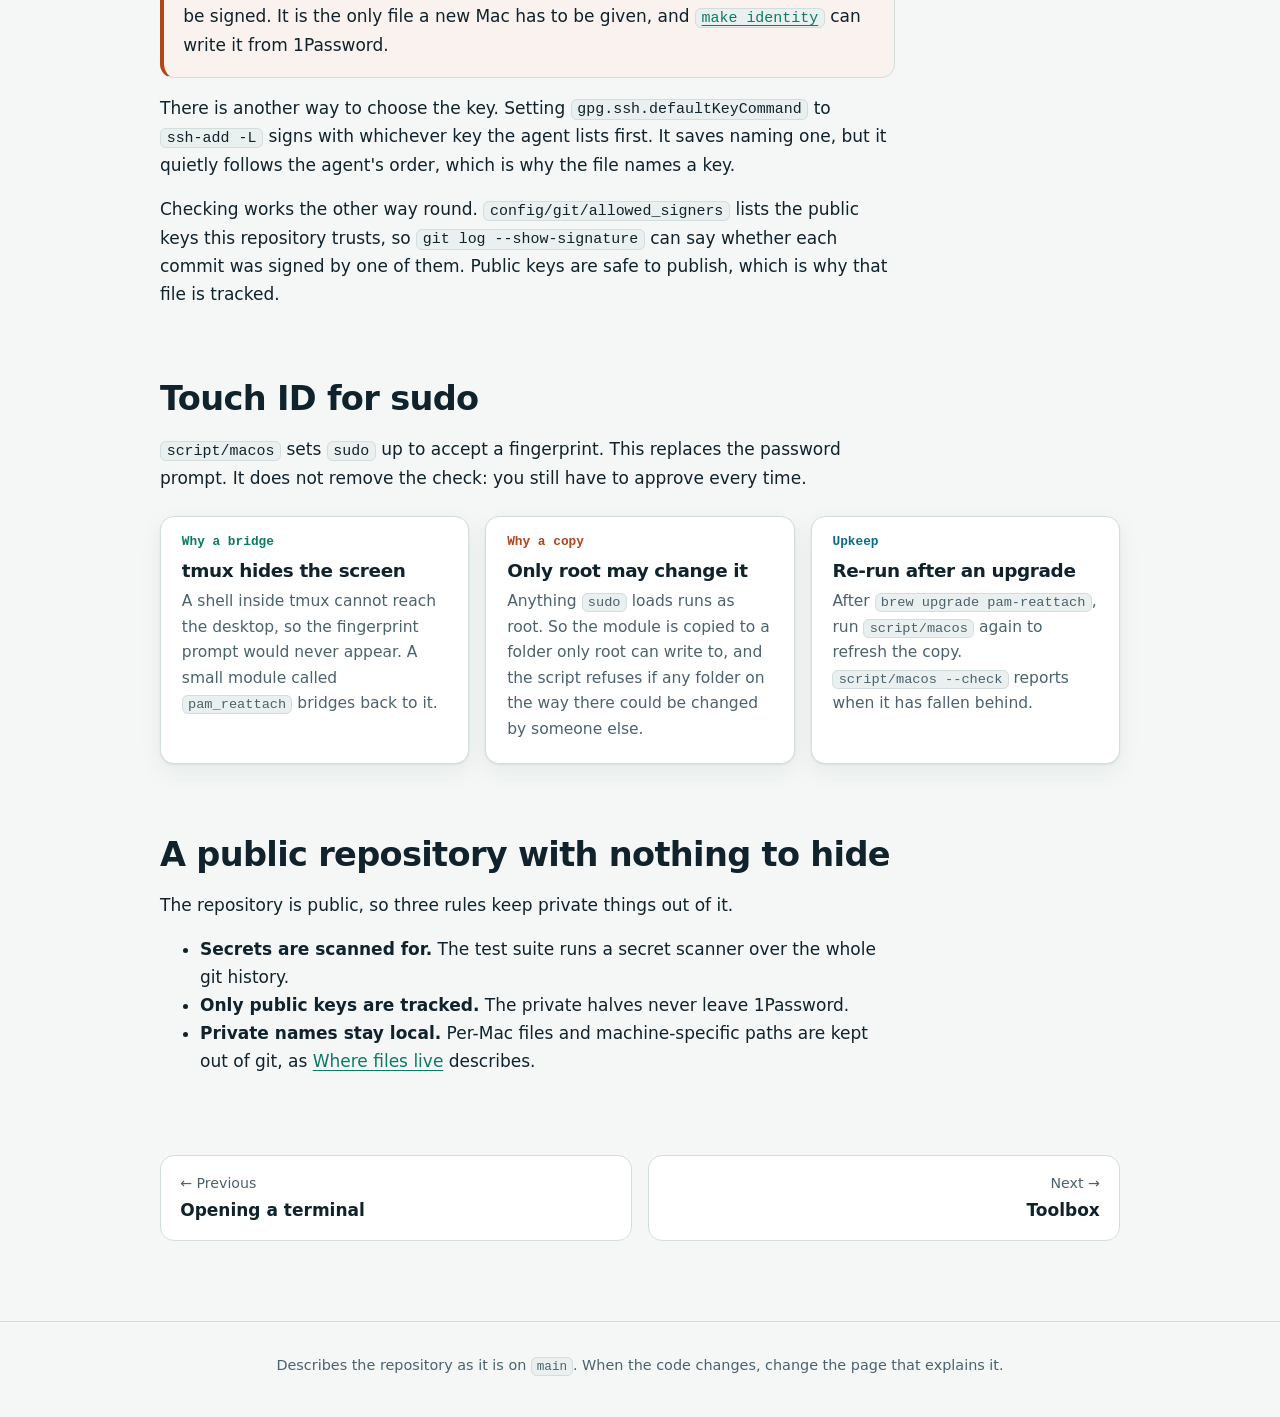
<file: guides/keys.html>
<!doctype html>
<html lang="en">
<head>
  <meta charset="utf-8">
  <meta name="viewport" content="width=device-width, initial-scale=1">
  <title>Keys and 1Password · Dotfiles guides</title>
  <meta name="description" content="How SSH logins, commit signing and sudo all go through 1Password and Touch ID, with no private key on disk.">
  <script>
    document.documentElement.classList.add("js");
    try {
      const theme = localStorage.getItem("guides-theme");
      if (theme) document.documentElement.dataset.theme = theme;
    } catch {}
  </script>
  <link rel="stylesheet" href="assets/guide.css">
  <script defer src="assets/guide.js"></script>
</head>
<body>
  <header class="site-header">
    <a class="brand" href="index.html"><span class="brand-mark" aria-hidden="true">~</span> dotfiles</a>
    <nav class="site-nav" aria-label="Guides"><a href="index.html">All guides</a></nav>
    <button class="btn" type="button" data-theme-toggle hidden>Theme</button>
  </header>

  <main>
    <section class="hero">
      <p class="eyebrow">Guide 5 of 7 · Keys and 1Password</p>
      <h1>Keys, 1Password and a fingerprint</h1>
      <p class="lede">There is no private key file anywhere on these Macs. Logging in to servers, signing commits and running <code>sudo</code> all end at the same place: a Touch ID prompt.</p>
    </section>

    <h2 id="idea">The key never leaves the vault</h2>
    <p>An SSH key proves who you are to a server, and to GitHub. The usual setup keeps that key as a file in <code>~/.ssh</code>, where any program running as you can read it. This repository's rule is stricter: <strong>no private keys on disk, ever</strong>.</p>

    <div class="callout">
      <p class="callout-title">In plain words</p>
      <p>Most people keep the house key under the doormat. Here the key is locked in a safe (1Password) with a guard beside it (the 1Password agent). When something needs the key, the guard does not hand it over. The guard walks to the door, unlocks it, and comes back, after checking your fingerprint.</p>
    </div>

    <h2 id="three">Three jobs, one fingerprint</h2>

    <!--
      Each .relay is one chain, left to right: a node, a wire, a node. To change
      a chain, edit, add or remove nodes and keep a wire between each pair.
    -->
    <figure class="fig" data-animate>
      <div class="fig-body">
        <p class="relay-title">Logging in to a server · ssh, git push</p>
        <div class="relay">
          <div class="relay-node seq tone-muted"><strong>ssh</strong><span>You connect to a server, or push to GitHub.</span></div>
          <span class="wire seq" role="img" aria-label="then"></span>
          <div class="relay-node seq tone-cyan"><strong>ssh/config</strong><span>“For every host, ask the 1Password agent.”</span></div>
          <span class="wire seq" role="img" aria-label="then"></span>
          <div class="relay-node seq"><strong>1Password</strong><span>Asks you to approve, with Touch ID where it is set up, then answers the server's challenge with the key.</span></div>
          <span class="wire seq" role="img" aria-label="then"></span>
          <div class="relay-node seq tone-violet"><strong>The server</strong><span>Sees proof that you hold the key. Never sees the key.</span></div>
        </div>

        <p class="relay-title">Signing a commit · git commit</p>
        <div class="relay">
          <div class="relay-node seq tone-muted"><strong>git commit</strong><span>Signing is switched on for every commit.</span></div>
          <span class="wire seq" role="img" aria-label="then"></span>
          <div class="relay-node seq tone-cyan"><strong>git config</strong><span>“Sign with SSH, using 1Password's signing program.”</span></div>
          <span class="wire seq" role="img" aria-label="then"></span>
          <div class="relay-node seq"><strong>1Password</strong><span>Signs with the key named in <code>~/.gitconfig-user</code>.</span></div>
          <span class="wire seq" role="img" aria-label="then"></span>
          <div class="relay-node seq tone-violet"><strong>The commit</strong><span>Carries a signature anyone can check.</span></div>
        </div>

        <p class="relay-title">Becoming administrator · sudo</p>
        <div class="relay">
          <div class="relay-node seq tone-muted"><strong>sudo</strong><span>A command needs administrator rights.</span></div>
          <span class="wire seq" role="img" aria-label="then"></span>
          <div class="relay-node seq tone-cyan"><strong>sudo_local</strong><span>Apple's own hook for local sudo rules, written by <code>script/macos</code>.</span></div>
          <span class="wire seq" role="img" aria-label="then"></span>
          <div class="relay-node seq tone-yellow"><strong>pam_reattach</strong><span>Reaches out of tmux to the screen, so the prompt can appear.</span></div>
          <span class="wire seq" role="img" aria-label="then"></span>
          <div class="relay-node seq"><strong>Touch ID</strong><span>A fingerprint instead of typing the password.</span></div>
        </div>
      </div>
      <figcaption>
        <span>Three different commands. Each one is routed to something that asks for your fingerprint.</span>
        <button class="btn" type="button" data-replay>Replay</button>
      </figcaption>
    </figure>

    <h2 id="ssh">Logging in: two doors to the same guard</h2>
    <p>Programs find the agent in two different ways, so the repository sets both. Each covers programs the other misses.</p>

    <div class="table-wrap">
      <table>
        <thead>
          <tr><th>Where</th><th>What it sets</th><th>Who it is for</th></tr>
        </thead>
        <tbody>
          <tr><td><code>ssh/config</code></td><td><code>IdentityAgent</code>, for every host</td><td>Anything that runs <code>ssh</code>, including apps that were never started from a shell.</td></tr>
          <tr><td><code>config/zsh/lib/1password.zsh</code></td><td>The <code>SSH_AUTH_SOCK</code> variable</td><td>Tools that talk to an agent directly and never read the SSH config file.</td></tr>
        </tbody>
      </table>
    </div>

    <div class="callout note">
      <p class="callout-title">One exception</p>
      <p>When you connect <em>to</em> one of these Macs over SSH, nobody is sitting at it to touch the sensor. Both settings notice the incoming session and step back, so the keys you brought with you from the other computer are used instead.</p>
    </div>

    <h3>The rest of the SSH settings</h3>
    <ul>
      <li><strong>This Mac's own hosts come first.</strong> <code>~/.ssh/config-local</code> is included at the top, because SSH keeps the first value it sees for each setting.</li>
      <li><strong>Connections are shared.</strong> While one connection to a server is open, a second one reuses it and opens instantly.</li>
      <li><strong>Short network drops are forgiven.</strong> A connection survives about five minutes of silence before it gives up.</li>
      <li><strong>Unknown servers are questioned.</strong> SSH asks before trusting a server it has not seen before.</li>
    </ul>

    <h2 id="signing">Signing: proof a commit is yours</h2>
    <p>Anyone can type any name into a commit. A signature is what proves a commit really came from you, and it is what puts the “Verified” badge on GitHub.</p>
    <p>Signing is switched on for every commit in <code>config/git/config</code>. The one piece that differs per Mac is <em>which</em> key to sign with, and that lives in <code>~/.gitconfig-user</code>, the file you create by hand or with <a href="install.html#identity"><code>make identity</code></a>.</p>

    <pre><code><span class="dim"># config/git/config, shared by every Mac</span>
[gpg]
  format = ssh
[gpg "ssh"]
  program = "/Applications/1Password.app/Contents/MacOS/op-ssh-sign"
  allowedSignersFile = ~/.config/git/allowed_signers
[commit]
  gpgsign = true

<span class="dim"># ~/.gitconfig-user, private to one Mac</span>
[user]
  signingkey = ssh-ed25519 AAAA...   <span class="dim"># the public half</span></code></pre>

    <div class="callout warn">
      <p class="callout-title">The one thing to remember</p>
      <p>If <code>~/.gitconfig-user</code> is missing, git has no key to sign with and commits cannot be signed. It is the only file a new Mac has to be given, and <a href="install.html#identity"><code>make identity</code></a> can write it from 1Password.</p>
    </div>

    <p>There is another way to choose the key. Setting <code>gpg.ssh.defaultKeyCommand</code> to <code>ssh-add -L</code> signs with whichever key the agent lists first. It saves naming one, but it quietly follows the agent's order, which is why the file names a key.</p>

    <p>Checking works the other way round. <code>config/git/allowed_signers</code> lists the public keys this repository trusts, so <code>git log --show-signature</code> can say whether each commit was signed by one of them. Public keys are safe to publish, which is why that file is tracked.</p>

    <h2 id="sudo">Touch ID for sudo</h2>
    <p><code>script/macos</code> sets <code>sudo</code> up to accept a fingerprint. This replaces the password prompt. It does not remove the check: you still have to approve every time.</p>

    <ul class="cards">
      <li class="card">
        <span class="card-num">Why a bridge</span>
        <h3>tmux hides the screen</h3>
        <p>A shell inside tmux cannot reach the desktop, so the fingerprint prompt would never appear. A small module called <code>pam_reattach</code> bridges back to it.</p>
      </li>
      <li class="card tone-orange">
        <span class="card-num">Why a copy</span>
        <h3>Only root may change it</h3>
        <p>Anything <code>sudo</code> loads runs as root. So the module is copied to a folder only root can write to, and the script refuses if any folder on the way there could be changed by someone else.</p>
      </li>
      <li class="card tone-cyan">
        <span class="card-num">Upkeep</span>
        <h3>Re-run after an upgrade</h3>
        <p>After <code>brew upgrade pam-reattach</code>, run <code>script/macos</code> again to refresh the copy. <code>script/macos --check</code> reports when it has fallen behind.</p>
      </li>
    </ul>

    <h2 id="public">A public repository with nothing to hide</h2>
    <p>The repository is public, so three rules keep private things out of it.</p>
    <ul>
      <li><strong>Secrets are scanned for.</strong> The test suite runs a secret scanner over the whole git history.</li>
      <li><strong>Only public keys are tracked.</strong> The private halves never leave 1Password.</li>
      <li><strong>Private names stay local.</strong> Per-Mac files and machine-specific paths are kept out of git, as <a href="layout.html#local">Where files live</a> describes.</li>
    </ul>

    <nav class="pager" aria-label="Previous and next guide"></nav>
  </main>

  <footer class="site-footer">Describes the repository as it is on <code>main</code>. When the code changes, change the page that explains it.</footer>
</body>
</html>
</file>
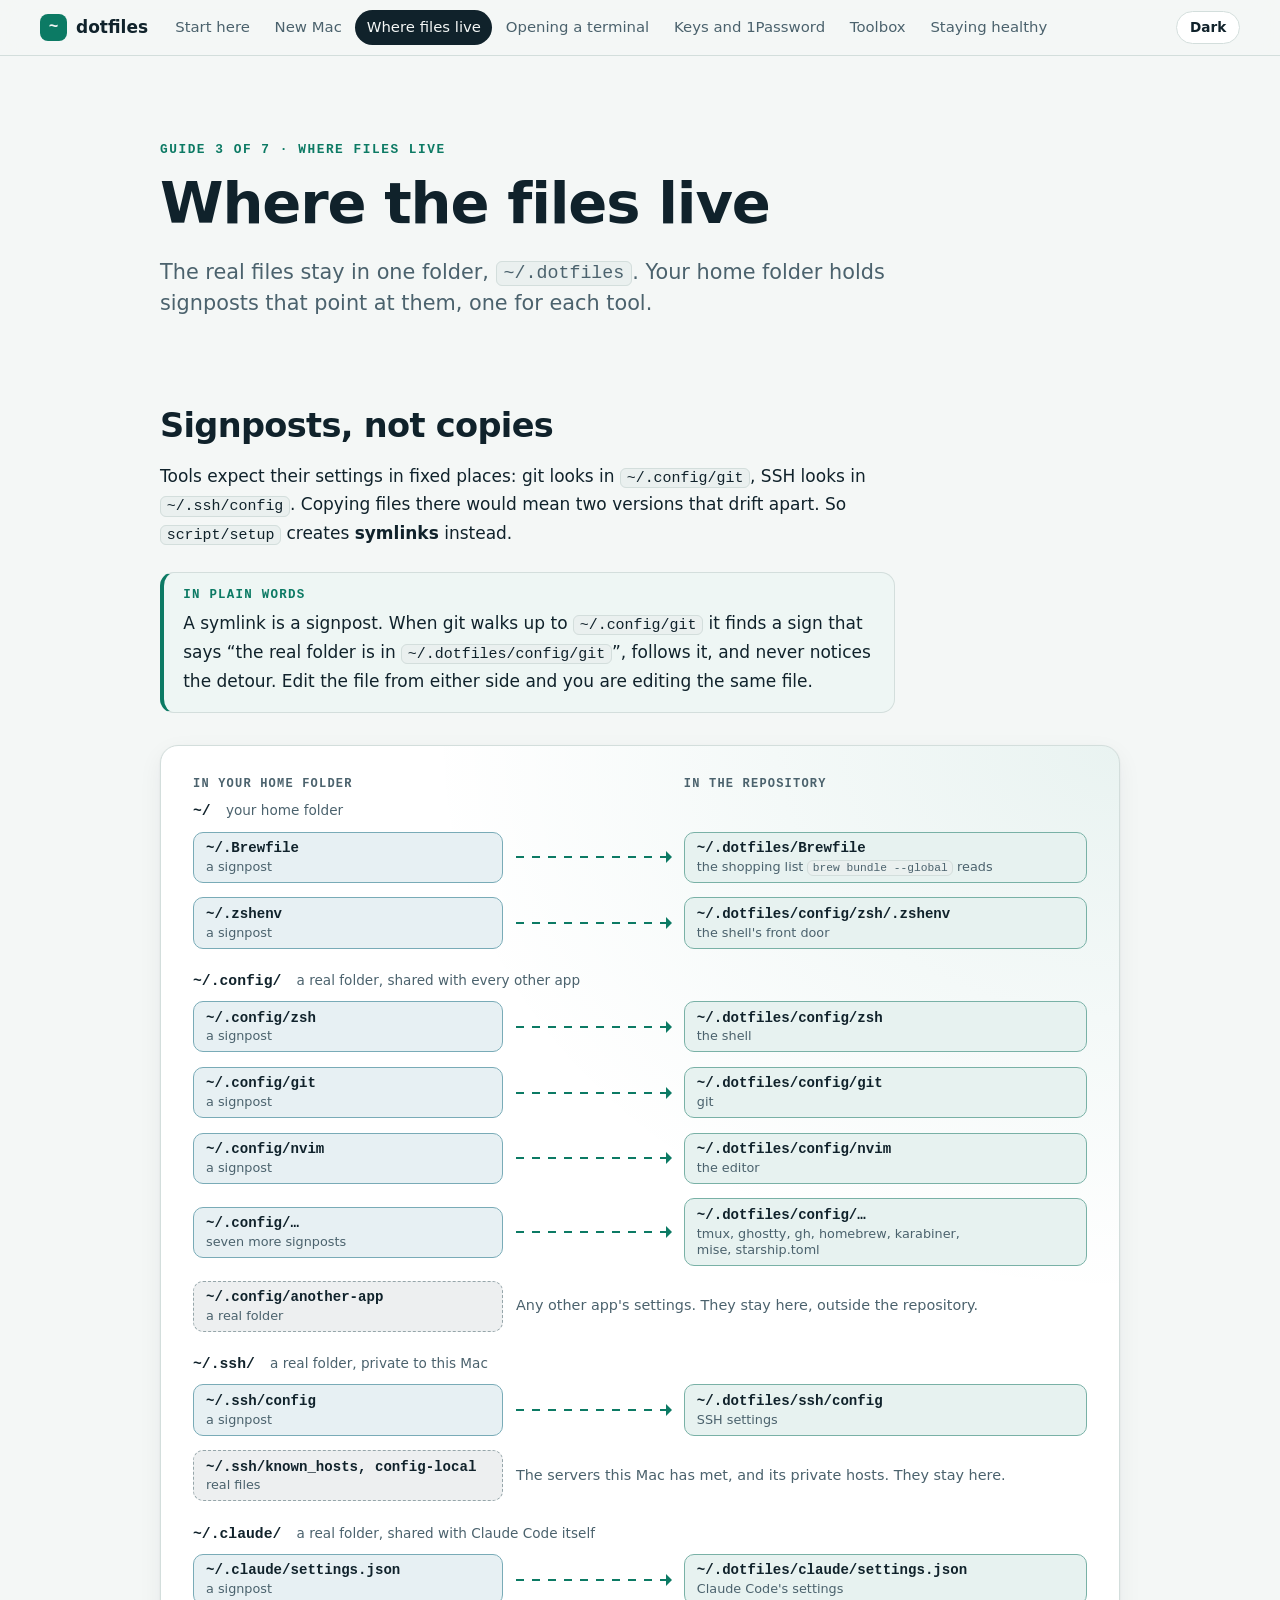
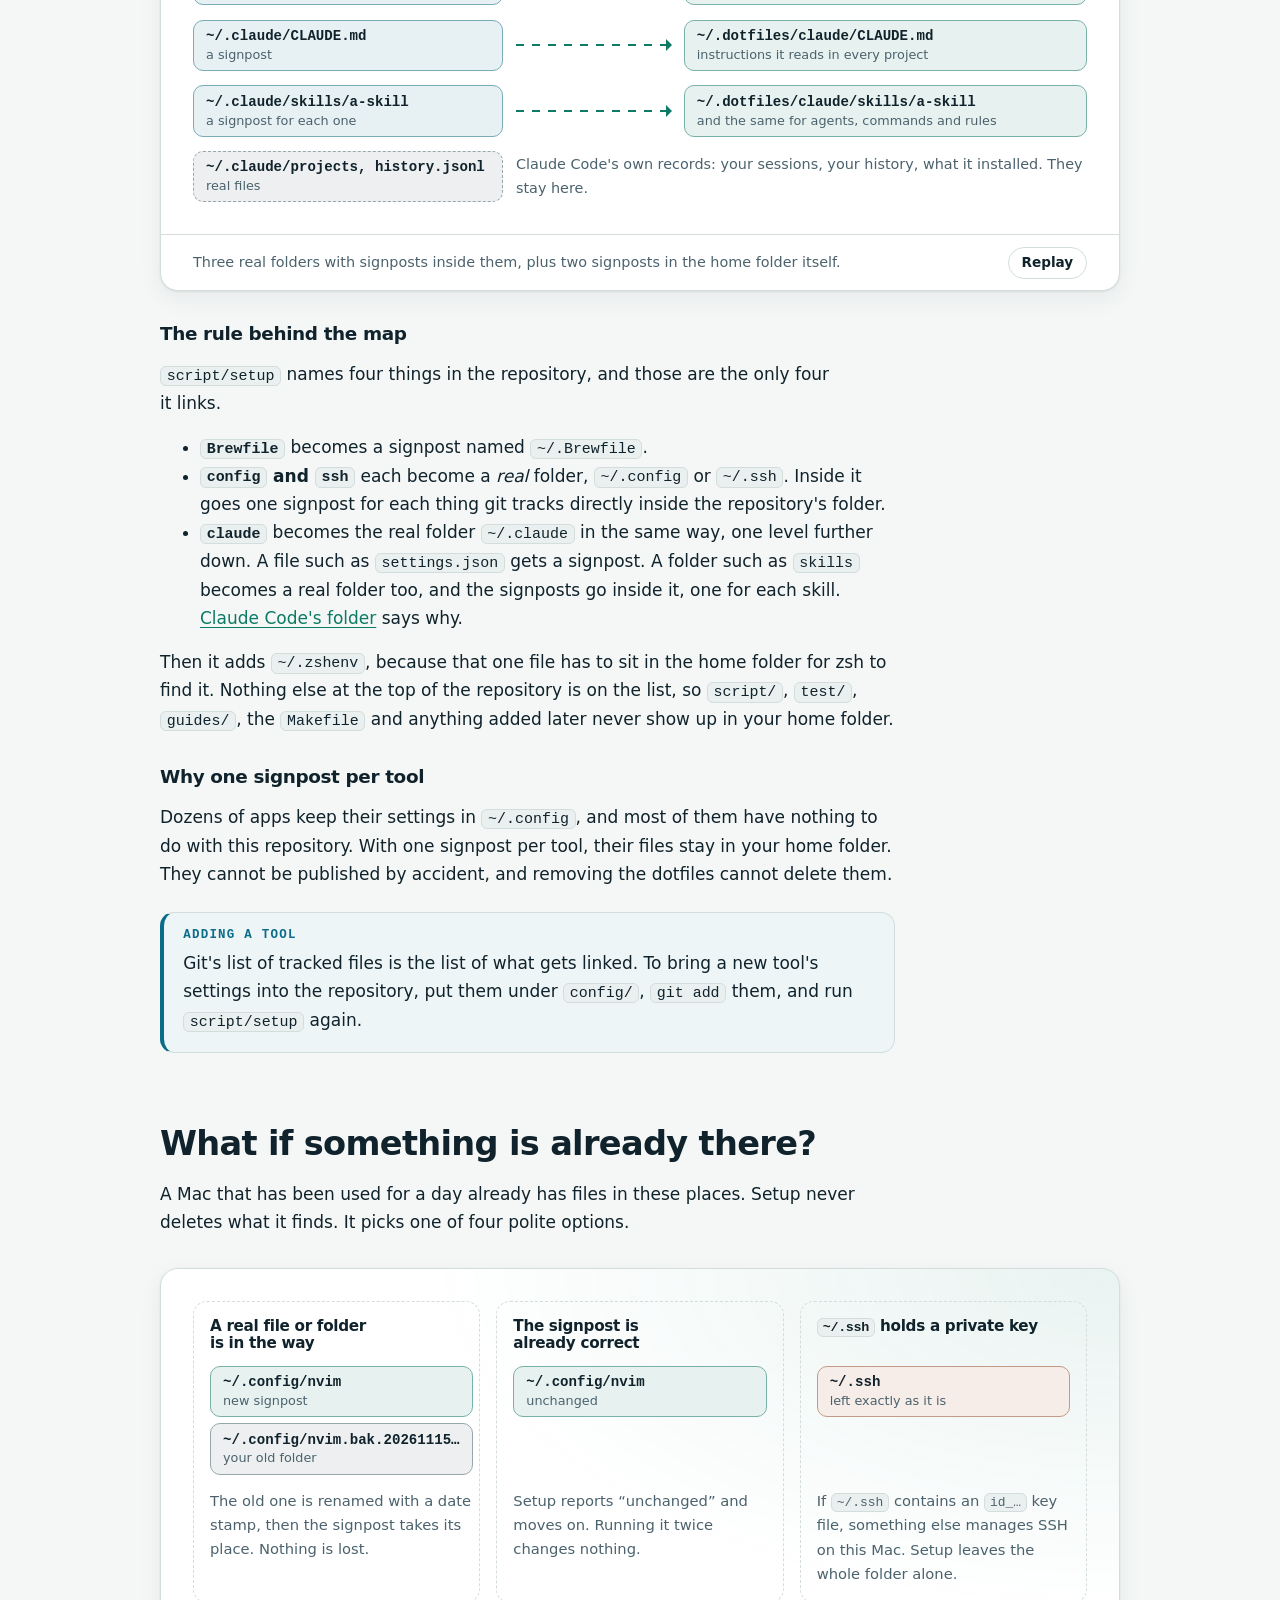
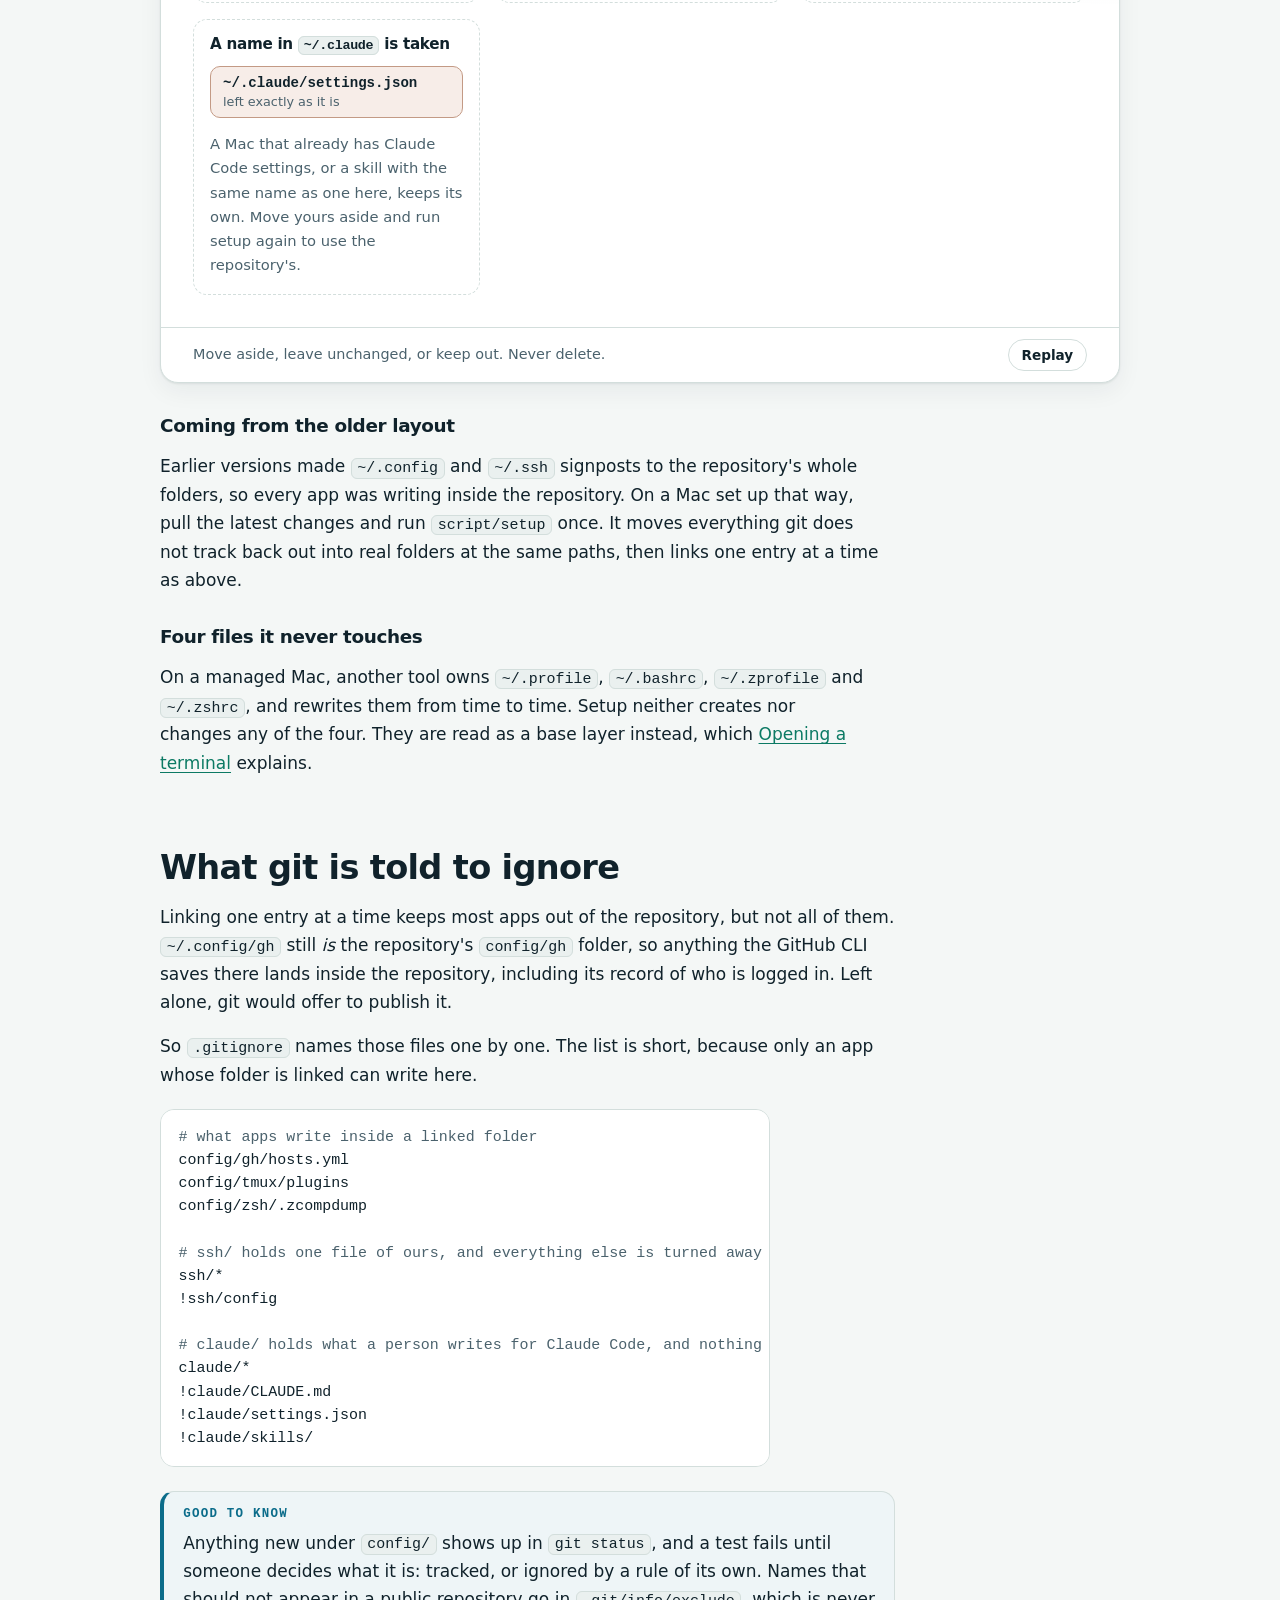
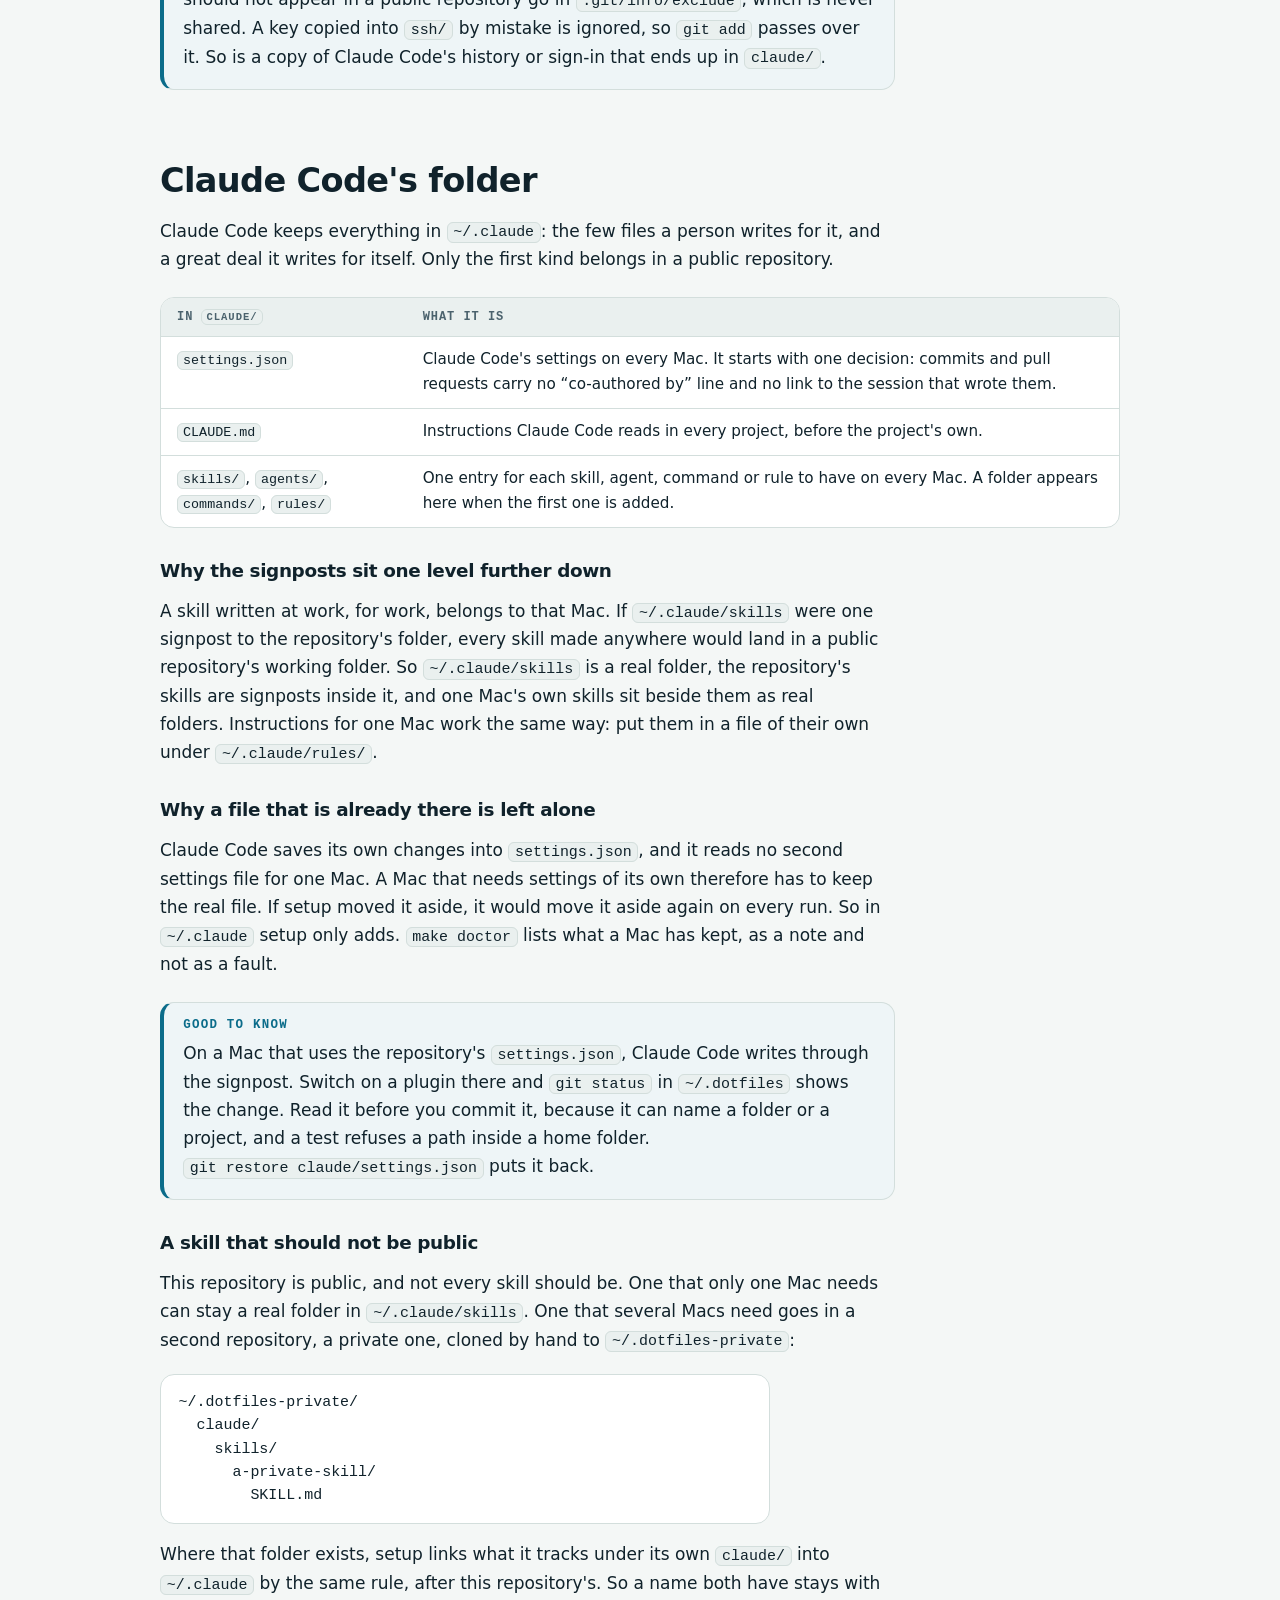
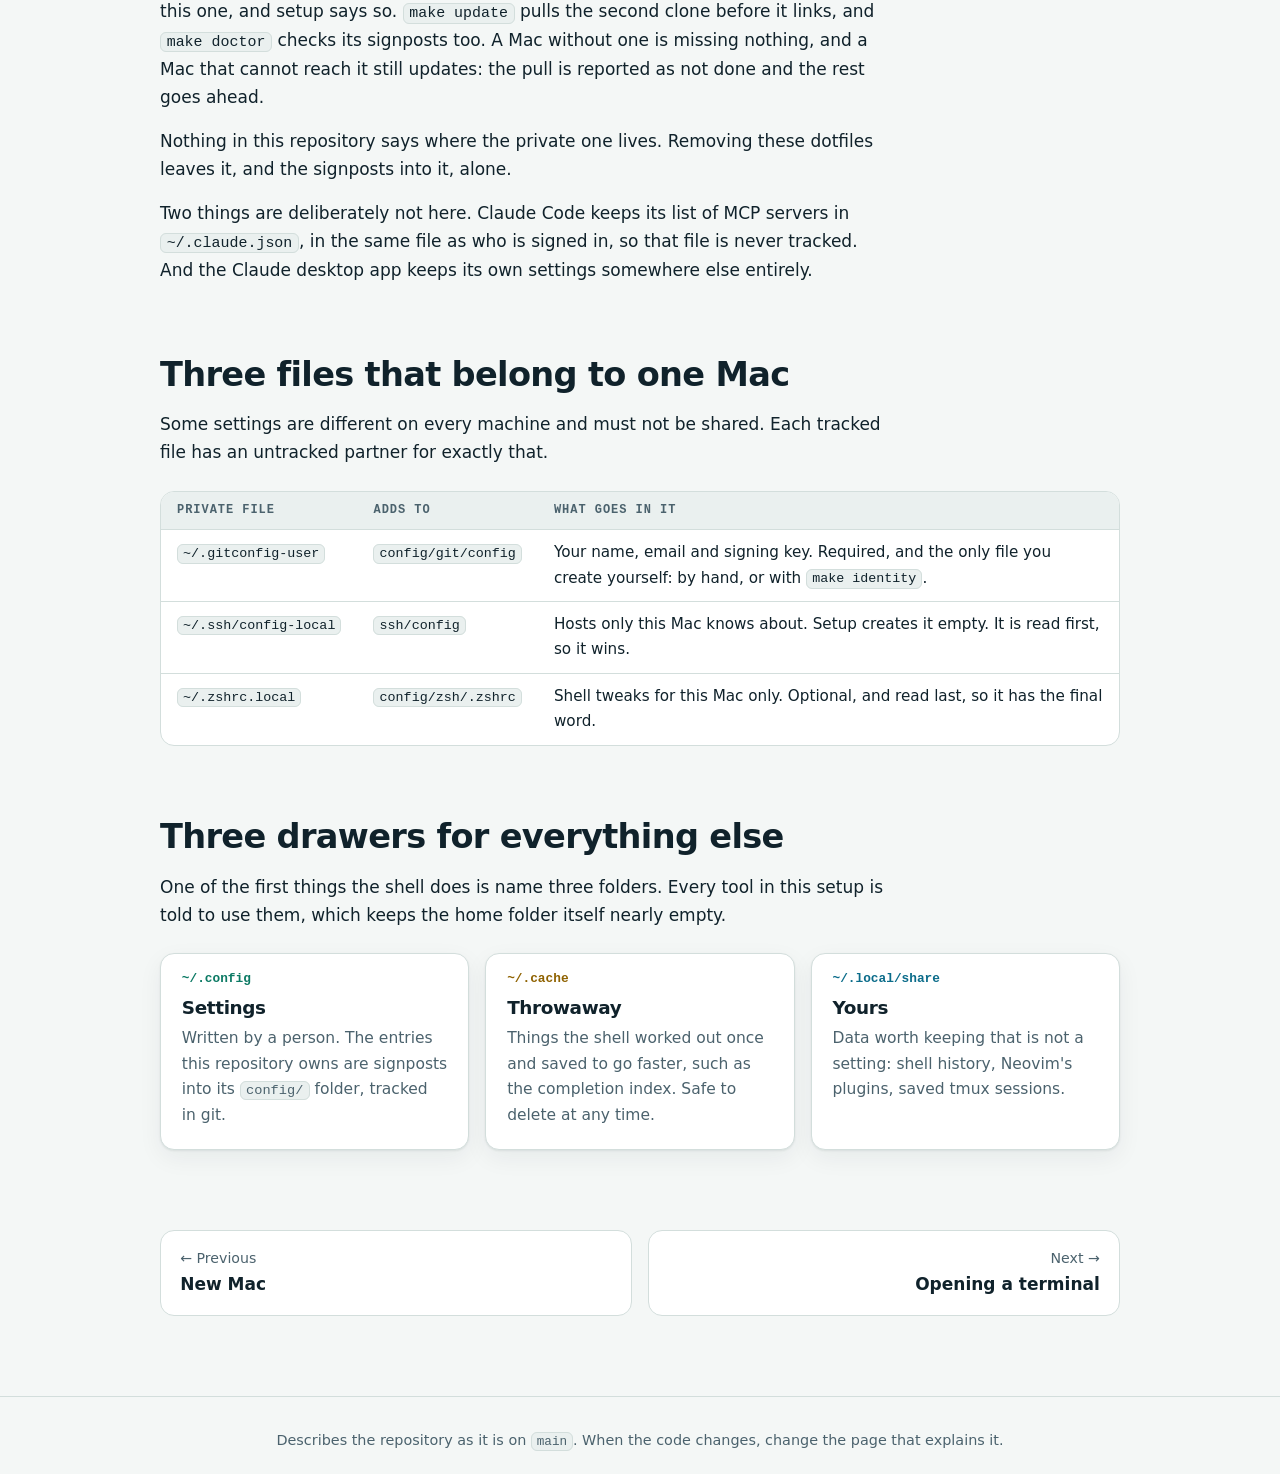
<file: guides/layout.html>
<!doctype html>
<html lang="en">
<head>
  <meta charset="utf-8">
  <meta name="viewport" content="width=device-width, initial-scale=1">
  <title>Where files live · Dotfiles guides</title>
  <meta name="description" content="How the dotfiles are linked from the home folder into the repository, and which files stay private to each Mac.">
  <script>
    document.documentElement.classList.add("js");
    try {
      const theme = localStorage.getItem("guides-theme");
      if (theme) document.documentElement.dataset.theme = theme;
    } catch {}
  </script>
  <link rel="stylesheet" href="assets/guide.css">
  <script defer src="assets/guide.js"></script>
</head>
<body>
  <header class="site-header">
    <a class="brand" href="index.html"><span class="brand-mark" aria-hidden="true">~</span> dotfiles</a>
    <nav class="site-nav" aria-label="Guides"><a href="index.html">All guides</a></nav>
    <button class="btn" type="button" data-theme-toggle hidden>Theme</button>
  </header>

  <main>
    <section class="hero">
      <p class="eyebrow">Guide 3 of 7 · Where files live</p>
      <h1>Where the files live</h1>
      <p class="lede">The real files stay in one folder, <code>~/.dotfiles</code>. Your home folder holds signposts that point at them, one for each tool.</p>
    </section>

    <h2 id="symlinks">Signposts, not copies</h2>
    <p>Tools expect their settings in fixed places: git looks in <code>~/.config/git</code>, SSH looks in <code>~/.ssh/config</code>. Copying files there would mean two versions that drift apart. So <code>script/setup</code> creates <strong>symlinks</strong> instead.</p>

    <div class="callout">
      <p class="callout-title">In plain words</p>
      <p>A symlink is a signpost. When git walks up to <code>~/.config/git</code> it finds a sign that says “the real folder is in <code>~/.dotfiles/config/git</code>”, follows it, and never notices the detour. Edit the file from either side and you are editing the same file.</p>
    </div>

    <!--
      The link map. Each .linkmap-group names a real folder, and the list after
      it holds one <li> per entry inside: the path in the home folder, a wire,
      and what it points at. A row with class "stays" is a real file that is not
      linked, so it has a note in place of a wire. To change the layout, edit,
      add or remove rows.
    -->
    <figure class="fig" data-animate>
      <div class="fig-body">
        <div class="linkmap-head" aria-hidden="true"><span>In your home folder</span><span>In the repository</span></div>

        <p class="linkmap-group">~/ <small>your home folder</small></p>
        <ul class="linkmap">
          <li class="seq">
            <span class="chip home">~/.Brewfile <small>a signpost</small></span>
            <span class="wire" role="img" aria-label="points to"></span>
            <span class="chip">~/.dotfiles/Brewfile <small>the shopping list <code>brew bundle --global</code> reads</small></span>
          </li>
          <li class="seq">
            <span class="chip home">~/.zshenv <small>a signpost</small></span>
            <span class="wire" role="img" aria-label="points to"></span>
            <span class="chip">~/.dotfiles/config/zsh/.zshenv <small>the shell's front door</small></span>
          </li>
        </ul>

        <p class="linkmap-group">~/.config/ <small>a real folder, shared with every other app</small></p>
        <ul class="linkmap">
          <li class="seq">
            <span class="chip home">~/.config/zsh <small>a signpost</small></span>
            <span class="wire" role="img" aria-label="points to"></span>
            <span class="chip">~/.dotfiles/config/zsh <small>the shell</small></span>
          </li>
          <li class="seq">
            <span class="chip home">~/.config/git <small>a signpost</small></span>
            <span class="wire" role="img" aria-label="points to"></span>
            <span class="chip">~/.dotfiles/config/git <small>git</small></span>
          </li>
          <li class="seq">
            <span class="chip home">~/.config/nvim <small>a signpost</small></span>
            <span class="wire" role="img" aria-label="points to"></span>
            <span class="chip">~/.dotfiles/config/nvim <small>the editor</small></span>
          </li>
          <li class="seq">
            <span class="chip home">~/.config/… <small>seven more signposts</small></span>
            <span class="wire" role="img" aria-label="points to"></span>
            <span class="chip">~/.dotfiles/config/… <small>tmux, ghostty, gh, homebrew, karabiner, mise, starship.toml</small></span>
          </li>
          <li class="seq stays">
            <span class="chip">~/.config/another-app <small>a real folder</small></span>
            <span class="note">Any other app's settings. They stay here, outside the repository.</span>
          </li>
        </ul>

        <p class="linkmap-group">~/.ssh/ <small>a real folder, private to this Mac</small></p>
        <ul class="linkmap">
          <li class="seq">
            <span class="chip home">~/.ssh/config <small>a signpost</small></span>
            <span class="wire" role="img" aria-label="points to"></span>
            <span class="chip">~/.dotfiles/ssh/config <small>SSH settings</small></span>
          </li>
          <li class="seq stays">
            <span class="chip">~/.ssh/known_hosts, config-local <small>real files</small></span>
            <span class="note">The servers this Mac has met, and its private hosts. They stay here.</span>
          </li>
        </ul>

        <p class="linkmap-group">~/.claude/ <small>a real folder, shared with Claude Code itself</small></p>
        <ul class="linkmap">
          <li class="seq">
            <span class="chip home">~/.claude/settings.json <small>a signpost</small></span>
            <span class="wire" role="img" aria-label="points to"></span>
            <span class="chip">~/.dotfiles/claude/settings.json <small>Claude Code's settings</small></span>
          </li>
          <li class="seq">
            <span class="chip home">~/.claude/CLAUDE.md <small>a signpost</small></span>
            <span class="wire" role="img" aria-label="points to"></span>
            <span class="chip">~/.dotfiles/claude/CLAUDE.md <small>instructions it reads in every project</small></span>
          </li>
          <li class="seq">
            <span class="chip home">~/.claude/skills/a-skill <small>a signpost for each one</small></span>
            <span class="wire" role="img" aria-label="points to"></span>
            <span class="chip">~/.dotfiles/claude/skills/a-skill <small>and the same for agents, commands and rules</small></span>
          </li>
          <li class="seq stays">
            <span class="chip">~/.claude/projects, history.jsonl <small>real files</small></span>
            <span class="note">Claude Code's own records: your sessions, your history, what it installed. They stay here.</span>
          </li>
        </ul>
      </div>
      <figcaption>
        <span>Three real folders with signposts inside them, plus two signposts in the home folder itself.</span>
        <button class="btn" type="button" data-replay>Replay</button>
      </figcaption>
    </figure>

    <h3>The rule behind the map</h3>
    <p><code>script/setup</code> names four things in the repository, and those are the only four it links.</p>
    <ul>
      <li><strong><code>Brewfile</code></strong> becomes a signpost named <code>~/.Brewfile</code>.</li>
      <li><strong><code>config</code> and <code>ssh</code></strong> each become a <em>real</em> folder, <code>~/.config</code> or <code>~/.ssh</code>. Inside it goes one signpost for each thing git tracks directly inside the repository's folder.</li>
      <li><strong><code>claude</code></strong> becomes the real folder <code>~/.claude</code> in the same way, one level further down. A file such as <code>settings.json</code> gets a signpost. A folder such as <code>skills</code> becomes a real folder too, and the signposts go inside it, one for each skill. <a href="#claude">Claude Code's folder</a> says why.</li>
    </ul>
    <p>Then it adds <code>~/.zshenv</code>, because that one file has to sit in the home folder for zsh to find it. Nothing else at the top of the repository is on the list, so <code>script/</code>, <code>test/</code>, <code>guides/</code>, the <code>Makefile</code> and anything added later never show up in your home folder.</p>

    <h3>Why one signpost per tool</h3>
    <p>Dozens of apps keep their settings in <code>~/.config</code>, and most of them have nothing to do with this repository. With one signpost per tool, their files stay in your home folder. They cannot be published by accident, and removing the dotfiles cannot delete them.</p>

    <div class="callout note">
      <p class="callout-title">Adding a tool</p>
      <p>Git's list of tracked files is the list of what gets linked. To bring a new tool's settings into the repository, put them under <code>config/</code>, <code>git add</code> them, and run <code>script/setup</code> again.</p>
    </div>

    <h2 id="existing">What if something is already there?</h2>
    <p>A Mac that has been used for a day already has files in these places. Setup never deletes what it finds. It picks one of four polite options.</p>

    <figure class="fig" data-animate>
      <div class="fig-body">
        <div class="aside-demo">
          <div class="aside-case">
            <h3>A real file or folder is in the way</h3>
            <div class="slot">
              <span class="chip drop-in">~/.config/nvim <small>new signpost</small></span>
              <span class="chip tone-muted slide-out">~/.config/nvim.bak.20261115… <small>your old folder</small></span>
            </div>
            <p>The old one is renamed with a date stamp, then the signpost takes its place. Nothing is lost.</p>
          </div>
          <div class="aside-case">
            <h3>The signpost is already correct</h3>
            <div class="slot">
              <span class="chip seq">~/.config/nvim <small>unchanged</small></span>
            </div>
            <p>Setup reports “unchanged” and moves on. Running it twice changes nothing.</p>
          </div>
          <div class="aside-case">
            <h3><code>~/.ssh</code> holds a private key</h3>
            <div class="slot">
              <span class="chip tone-orange seq">~/.ssh <small>left exactly as it is</small></span>
            </div>
            <p>If <code>~/.ssh</code> contains an <code>id_…</code> key file, something else manages SSH on this Mac. Setup leaves the whole folder alone.</p>
          </div>
          <div class="aside-case">
            <h3>A name in <code>~/.claude</code> is taken</h3>
            <div class="slot">
              <span class="chip tone-orange seq">~/.claude/settings.json <small>left exactly as it is</small></span>
            </div>
            <p>A Mac that already has Claude Code settings, or a skill with the same name as one here, keeps its own. Move yours aside and run setup again to use the repository's.</p>
          </div>
        </div>
      </div>
      <figcaption>
        <span>Move aside, leave unchanged, or keep out. Never delete.</span>
        <button class="btn" type="button" data-replay>Replay</button>
      </figcaption>
    </figure>

    <h3>Coming from the older layout</h3>
    <p>Earlier versions made <code>~/.config</code> and <code>~/.ssh</code> signposts to the repository's whole folders, so every app was writing inside the repository. On a Mac set up that way, pull the latest changes and run <code>script/setup</code> once. It moves everything git does not track back out into real folders at the same paths, then links one entry at a time as above.</p>

    <h3>Four files it never touches</h3>
    <p>On a managed Mac, another tool owns <code>~/.profile</code>, <code>~/.bashrc</code>, <code>~/.zprofile</code> and <code>~/.zshrc</code>, and rewrites them from time to time. Setup neither creates nor changes any of the four. They are read as a base layer instead, which <a href="shell.html#layers">Opening a terminal</a> explains.</p>

    <h2 id="gitignore">What git is told to ignore</h2>
    <p>Linking one entry at a time keeps most apps out of the repository, but not all of them. <code>~/.config/gh</code> still <em>is</em> the repository's <code>config/gh</code> folder, so anything the GitHub CLI saves there lands inside the repository, including its record of who is logged in. Left alone, git would offer to publish it.</p>
    <p>So <code>.gitignore</code> names those files one by one. The list is short, because only an app whose folder is linked can write here.</p>

    <pre><code><span class="dim"># what apps write inside a linked folder</span>
config/gh/hosts.yml
config/tmux/plugins
config/zsh/.zcompdump

<span class="dim"># ssh/ holds one file of ours, and everything else is turned away</span>
ssh/*
!ssh/config

<span class="dim"># claude/ holds what a person writes for Claude Code, and nothing it keeps for itself</span>
claude/*
!claude/CLAUDE.md
!claude/settings.json
!claude/skills/</code></pre>

    <div class="callout note">
      <p class="callout-title">Good to know</p>
      <p>Anything new under <code>config/</code> shows up in <code>git status</code>, and a test fails until someone decides what it is: tracked, or ignored by a rule of its own. Names that should not appear in a public repository go in <code>.git/info/exclude</code>, which is never shared. A key copied into <code>ssh/</code> by mistake is ignored, so <code>git add</code> passes over it. So is a copy of Claude Code's history or sign-in that ends up in <code>claude/</code>.</p>
    </div>

    <h2 id="claude">Claude Code's folder</h2>
    <p>Claude Code keeps everything in <code>~/.claude</code>: the few files a person writes for it, and a great deal it writes for itself. Only the first kind belongs in a public repository.</p>

    <div class="table-wrap">
      <table>
        <thead>
          <tr><th>In <code>claude/</code></th><th>What it is</th></tr>
        </thead>
        <tbody>
          <tr><td><code>settings.json</code></td><td>Claude Code's settings on every Mac. It starts with one decision: commits and pull requests carry no “co-authored by” line and no link to the session that wrote them.</td></tr>
          <tr><td><code>CLAUDE.md</code></td><td>Instructions Claude Code reads in every project, before the project's own.</td></tr>
          <tr><td><code>skills/</code>, <code>agents/</code>, <code>commands/</code>, <code>rules/</code></td><td>One entry for each skill, agent, command or rule to have on every Mac. A folder appears here when the first one is added.</td></tr>
        </tbody>
      </table>
    </div>

    <h3>Why the signposts sit one level further down</h3>
    <p>A skill written at work, for work, belongs to that Mac. If <code>~/.claude/skills</code> were one signpost to the repository's folder, every skill made anywhere would land in a public repository's working folder. So <code>~/.claude/skills</code> is a real folder, the repository's skills are signposts inside it, and one Mac's own skills sit beside them as real folders. Instructions for one Mac work the same way: put them in a file of their own under <code>~/.claude/rules/</code>.</p>

    <h3>Why a file that is already there is left alone</h3>
    <p>Claude Code saves its own changes into <code>settings.json</code>, and it reads no second settings file for one Mac. A Mac that needs settings of its own therefore has to keep the real file. If setup moved it aside, it would move it aside again on every run. So in <code>~/.claude</code> setup only adds. <code>make doctor</code> lists what a Mac has kept, as a note and not as a fault.</p>

    <div class="callout note">
      <p class="callout-title">Good to know</p>
      <p>On a Mac that uses the repository's <code>settings.json</code>, Claude Code writes through the signpost. Switch on a plugin there and <code>git status</code> in <code>~/.dotfiles</code> shows the change. Read it before you commit it, because it can name a folder or a project, and a test refuses a path inside a home folder. <code>git restore claude/settings.json</code> puts it back.</p>
    </div>

    <h3 id="private">A skill that should not be public</h3>
    <p>This repository is public, and not every skill should be. One that only one Mac needs can stay a real folder in <code>~/.claude/skills</code>. One that several Macs need goes in a second repository, a private one, cloned by hand to <code>~/.dotfiles-private</code>:</p>

    <pre><code>~/.dotfiles-private/
  claude/
    skills/
      a-private-skill/
        SKILL.md</code></pre>

    <p>Where that folder exists, setup links what it tracks under its own <code>claude/</code> into <code>~/.claude</code> by the same rule, after this repository's. So a name both have stays with this one, and setup says so. <code>make update</code> pulls the second clone before it links, and <code>make doctor</code> checks its signposts too. A Mac without one is missing nothing, and a Mac that cannot reach it still updates: the pull is reported as not done and the rest goes ahead.</p>
    <p>Nothing in this repository says where the private one lives. Removing these dotfiles leaves it, and the signposts into it, alone.</p>

    <p>Two things are deliberately not here. Claude Code keeps its list of MCP servers in <code>~/.claude.json</code>, in the same file as who is signed in, so that file is never tracked. And the Claude desktop app keeps its own settings somewhere else entirely.</p>

    <h2 id="local">Three files that belong to one Mac</h2>
    <p>Some settings are different on every machine and must not be shared. Each tracked file has an untracked partner for exactly that.</p>

    <div class="table-wrap">
      <table>
        <thead>
          <tr><th>Private file</th><th>Adds to</th><th>What goes in it</th></tr>
        </thead>
        <tbody>
          <tr><td><code>~/.gitconfig-user</code></td><td><code>config/git/config</code></td><td>Your name, email and signing key. Required, and the only file you create yourself: by hand, or with <code>make identity</code>.</td></tr>
          <tr><td><code>~/.ssh/config-local</code></td><td><code>ssh/config</code></td><td>Hosts only this Mac knows about. Setup creates it empty. It is read first, so it wins.</td></tr>
          <tr><td><code>~/.zshrc.local</code></td><td><code>config/zsh/.zshrc</code></td><td>Shell tweaks for this Mac only. Optional, and read last, so it has the final word.</td></tr>
        </tbody>
      </table>
    </div>

    <h2 id="xdg">Three drawers for everything else</h2>
    <p>One of the first things the shell does is name three folders. Every tool in this setup is told to use them, which keeps the home folder itself nearly empty.</p>

    <ul class="cards">
      <li class="card">
        <span class="card-num">~/.config</span>
        <h3>Settings</h3>
        <p>Written by a person. The entries this repository owns are signposts into its <code>config/</code> folder, tracked in git.</p>
      </li>
      <li class="card tone-yellow">
        <span class="card-num">~/.cache</span>
        <h3>Throwaway</h3>
        <p>Things the shell worked out once and saved to go faster, such as the completion index. Safe to delete at any time.</p>
      </li>
      <li class="card tone-cyan">
        <span class="card-num">~/.local/share</span>
        <h3>Yours</h3>
        <p>Data worth keeping that is not a setting: shell history, Neovim's plugins, saved tmux sessions.</p>
      </li>
    </ul>

    <nav class="pager" aria-label="Previous and next guide"></nav>
  </main>

  <footer class="site-footer">Describes the repository as it is on <code>main</code>. When the code changes, change the page that explains it.</footer>
</body>
</html>
</file>
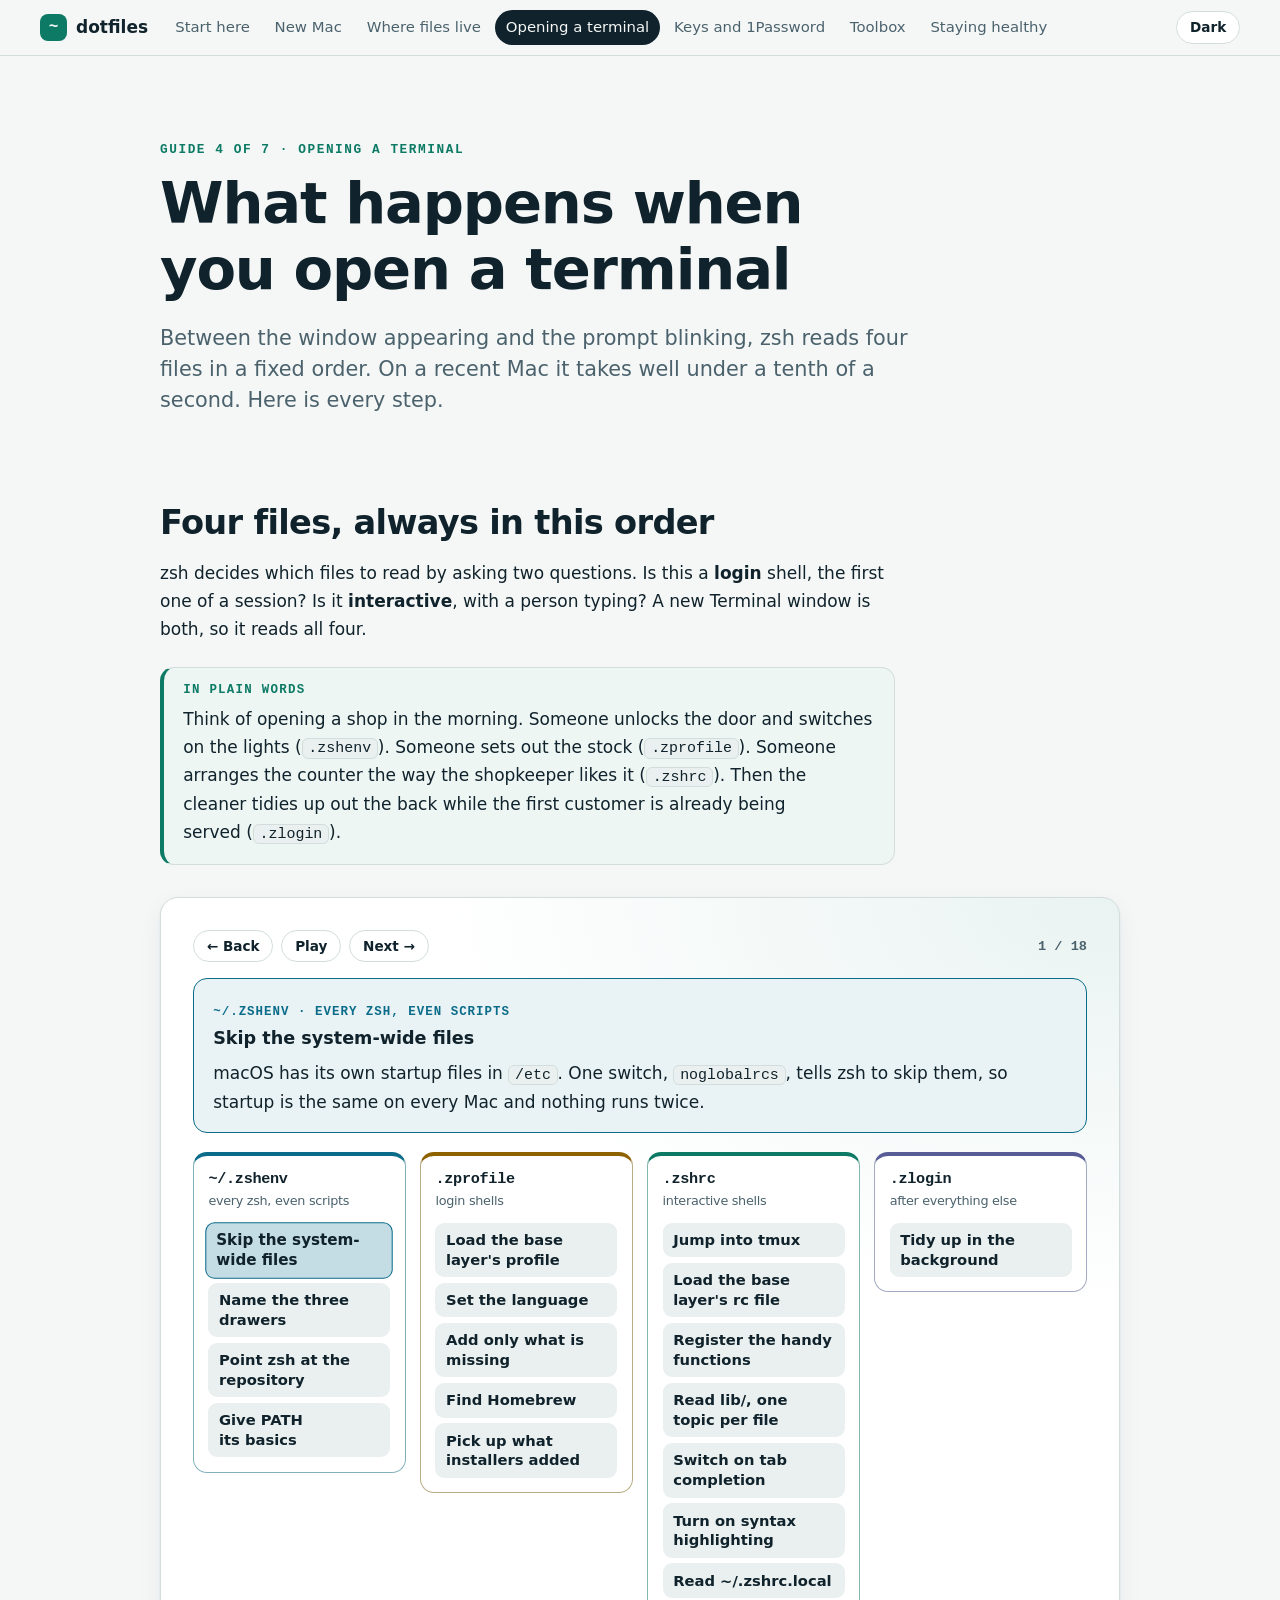
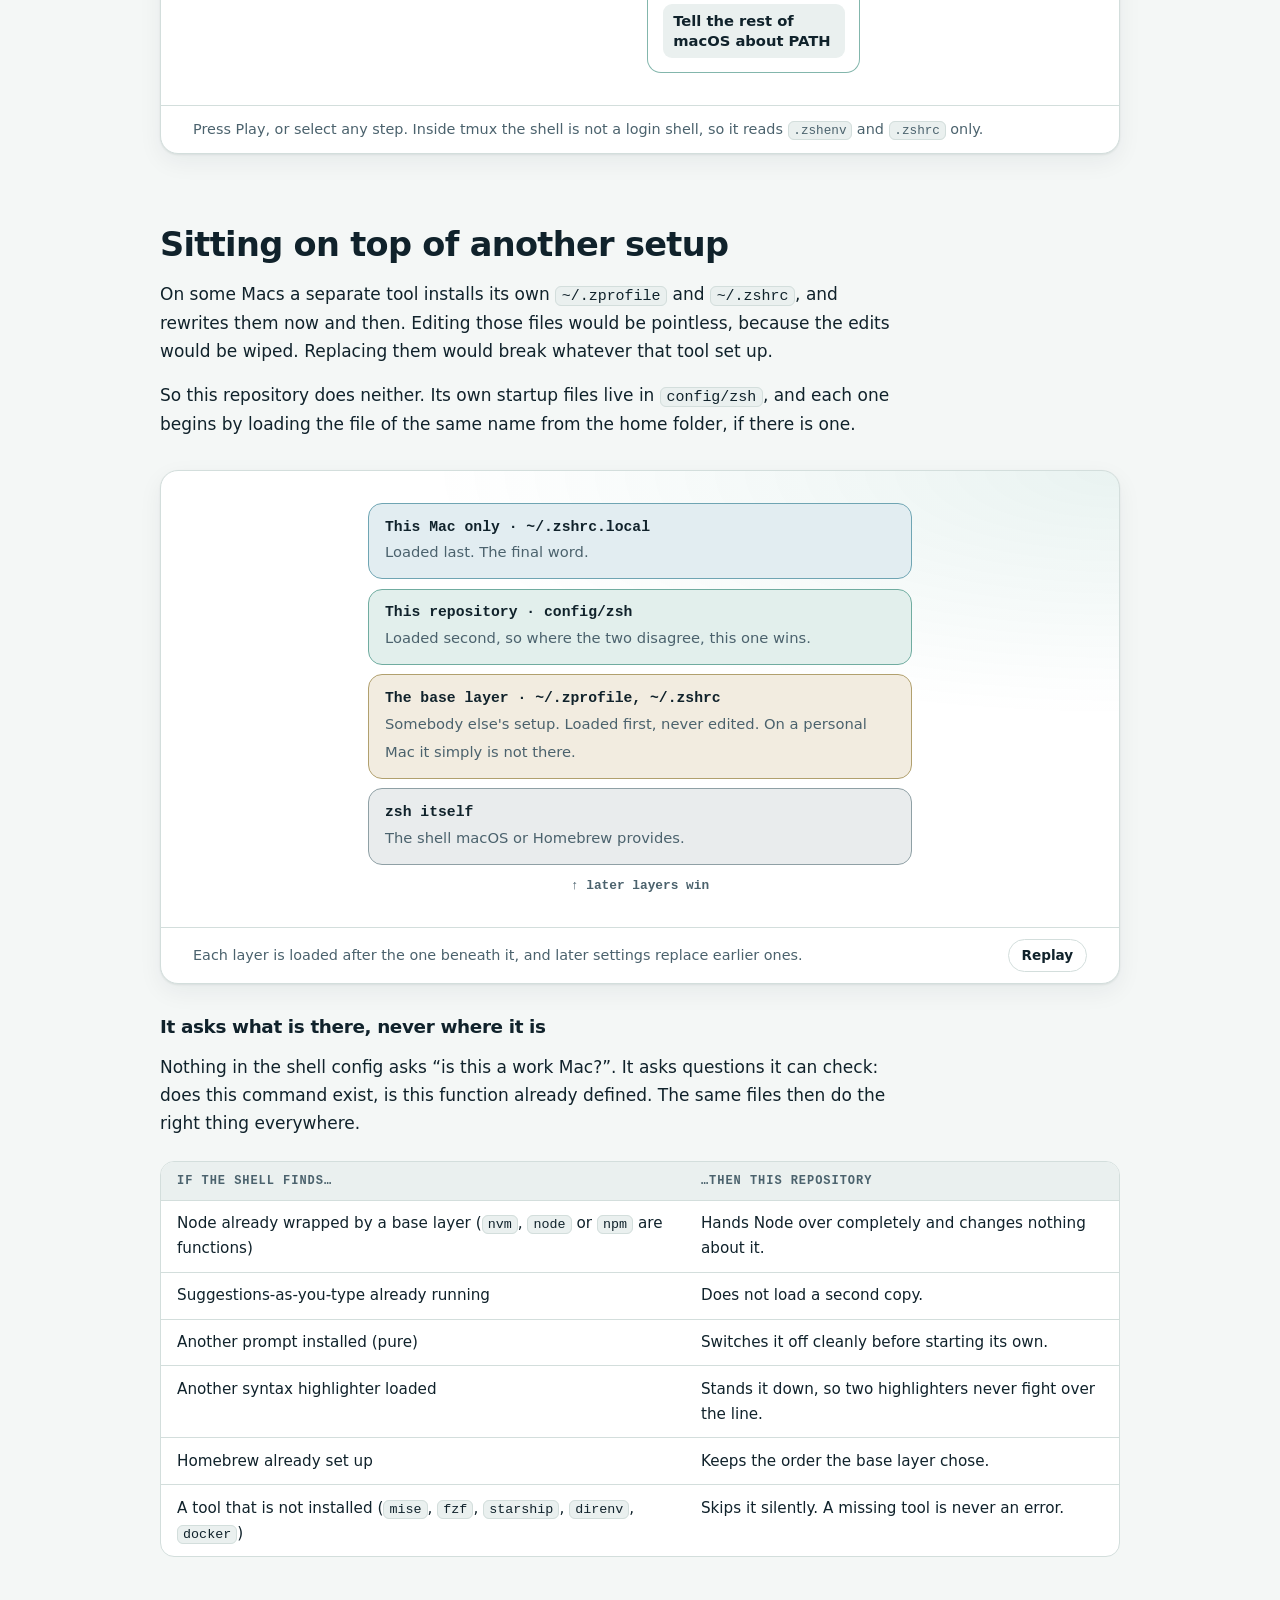
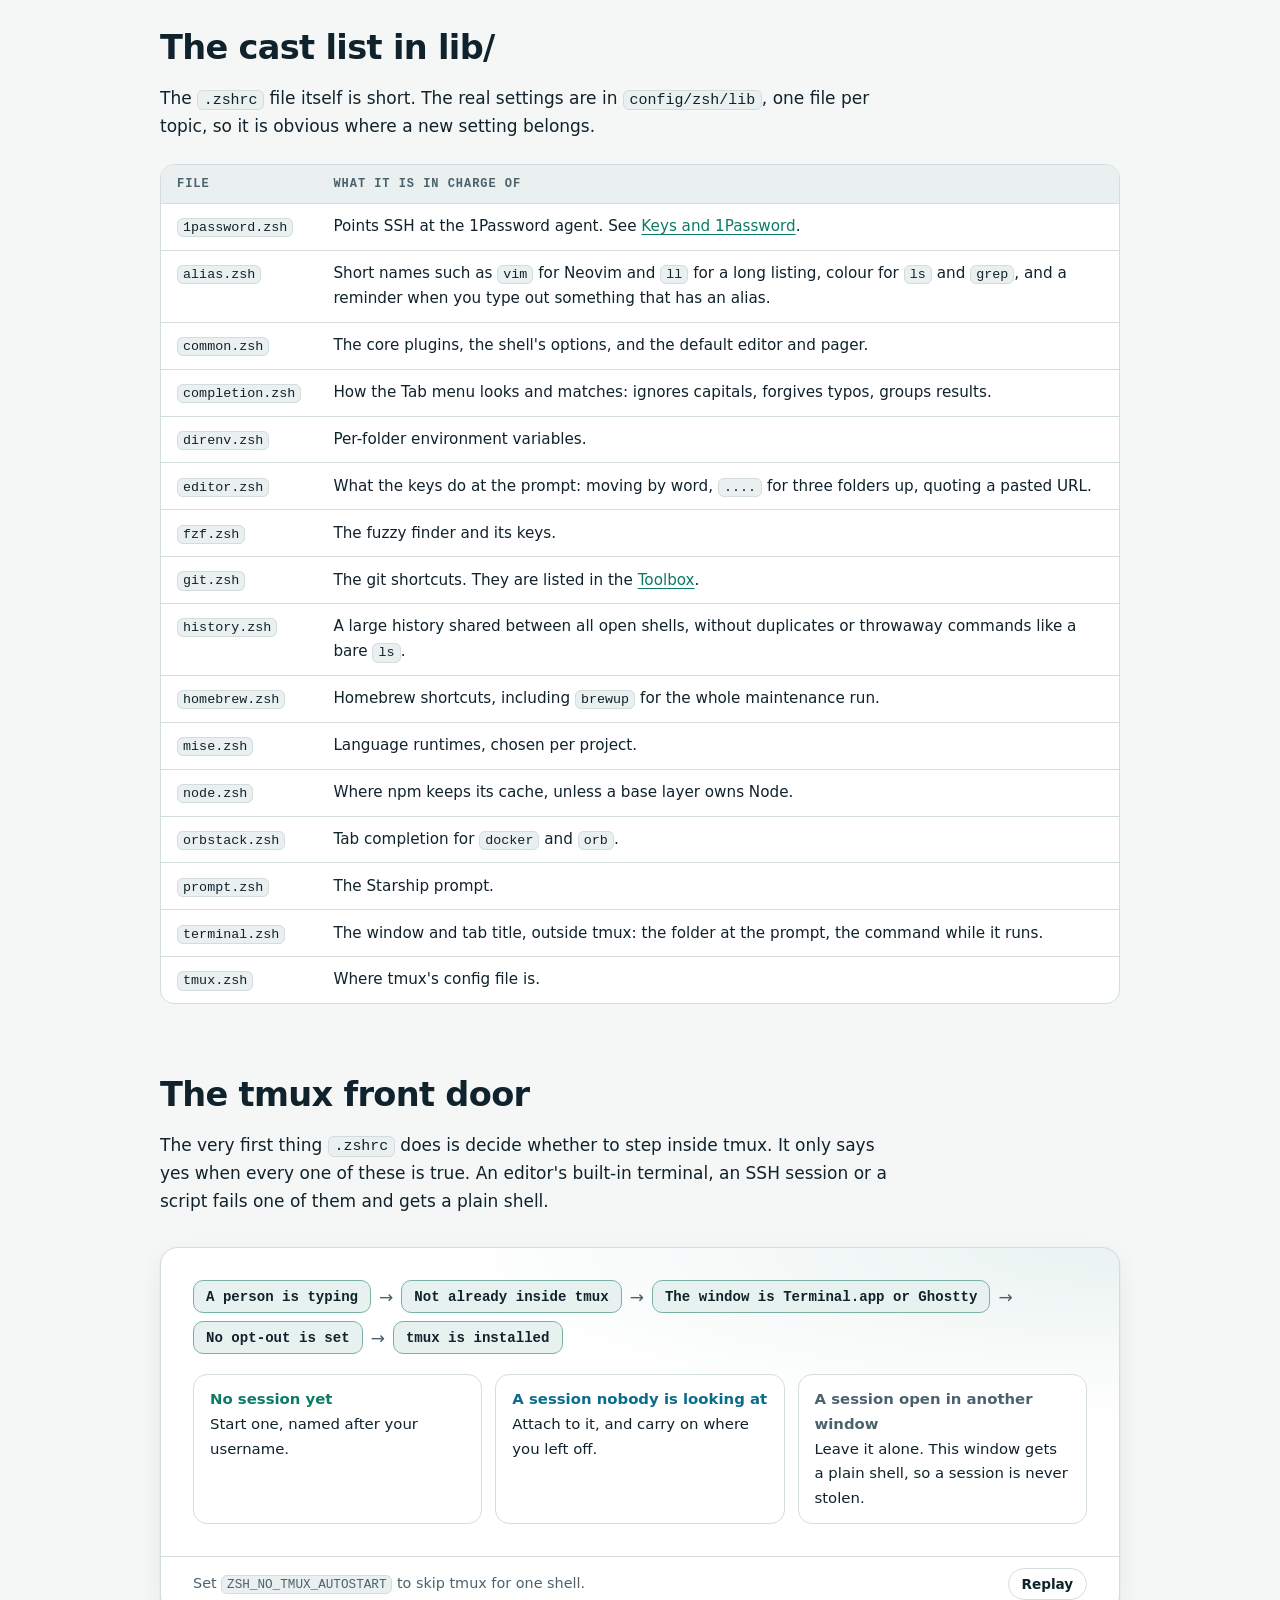
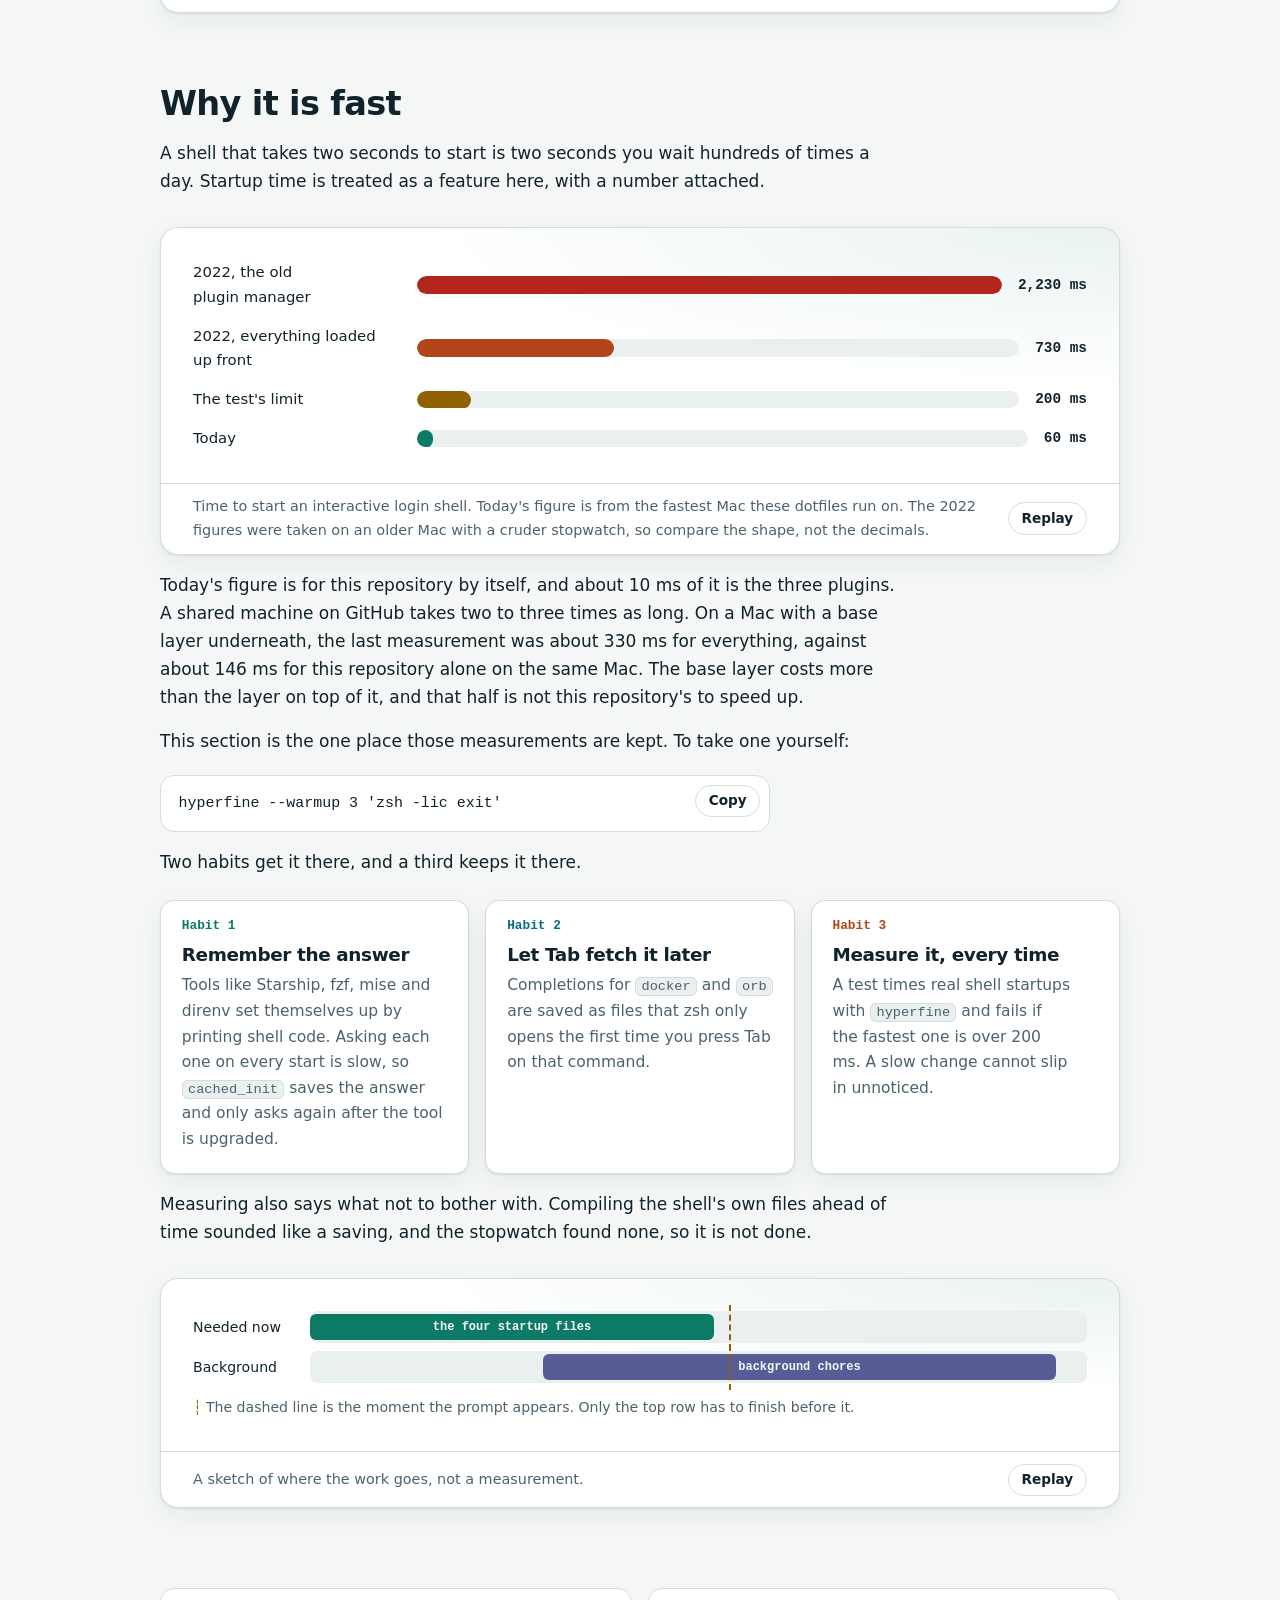
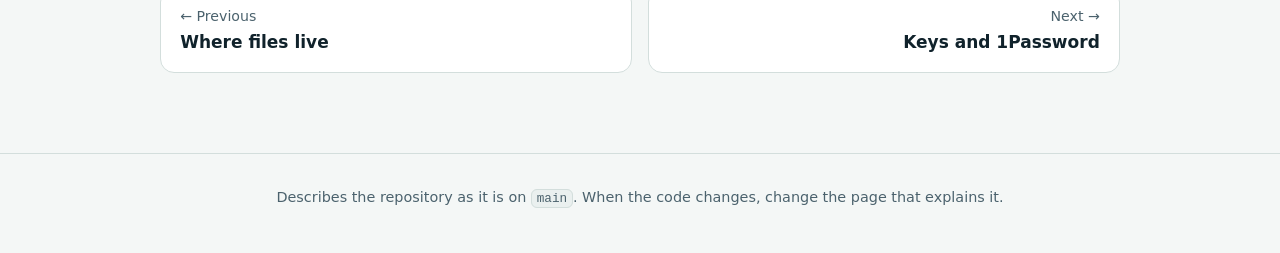
<file: guides/shell.html>
<!doctype html>
<html lang="en">
<head>
  <meta charset="utf-8">
  <meta name="viewport" content="width=device-width, initial-scale=1">
  <title>Opening a terminal · Dotfiles guides</title>
  <meta name="description" content="The zsh startup files in the order they run, how the dotfiles layer on top of a managed shell, and why it is fast.">
  <script>
    document.documentElement.classList.add("js");
    try {
      const theme = localStorage.getItem("guides-theme");
      if (theme) document.documentElement.dataset.theme = theme;
    } catch {}
  </script>
  <link rel="stylesheet" href="assets/guide.css">
  <script defer src="assets/guide.js"></script>
</head>
<body>
  <header class="site-header">
    <a class="brand" href="index.html"><span class="brand-mark" aria-hidden="true">~</span> dotfiles</a>
    <nav class="site-nav" aria-label="Guides"><a href="index.html">All guides</a></nav>
    <button class="btn" type="button" data-theme-toggle hidden>Theme</button>
  </header>

  <main>
    <section class="hero">
      <p class="eyebrow">Guide 4 of 7 · Opening a terminal</p>
      <h1>What happens when you open a terminal</h1>
      <p class="lede">Between the window appearing and the prompt blinking, zsh reads four files in a fixed order. On a recent Mac it takes well under a tenth of a second. Here is every step.</p>
    </section>

    <h2 id="order">Four files, always in this order</h2>
    <p>zsh decides which files to read by asking two questions. Is this a <strong>login</strong> shell, the first one of a session? Is it <strong>interactive</strong>, with a person typing? A new Terminal window is both, so it reads all four.</p>

    <div class="callout">
      <p class="callout-title">In plain words</p>
      <p>Think of opening a shop in the morning. Someone unlocks the door and switches on the lights (<code>.zshenv</code>). Someone sets out the stock (<code>.zprofile</code>). Someone arranges the counter the way the shopkeeper likes it (<code>.zshrc</code>). Then the cleaner tidies up out the back while the first customer is already being served (<code>.zlogin</code>).</p>
    </div>

    <!--
      The walkthrough. Each <li data-step> is one step: its name in <strong>,
      its explanation in .explain. guide.js plays them in document order, so
      adding, removing or reordering steps needs no other change. data-label on
      a stage is the heading shown above the explanation.
    -->
    <figure class="fig" data-walk>
      <div class="fig-body">
        <div class="walk-bar">
          <button class="btn" type="button" data-walk-prev>← Back</button>
          <button class="btn" type="button" data-walk-play aria-pressed="false">Play</button>
          <button class="btn" type="button" data-walk-next>Next →</button>
          <span class="walk-count" data-walk-count></span>
        </div>
        <div class="walk-panel" data-walk-panel aria-live="polite"></div>

        <div class="stages">
          <section class="stage tone-cyan" data-label="~/.zshenv · every zsh, even scripts">
            <h3>~/.zshenv <small>every zsh, even scripts</small></h3>
            <ol>
              <li data-step><strong>Skip the system-wide files</strong><span class="explain">macOS has its own startup files in <code>/etc</code>. One switch, <code>noglobalrcs</code>, tells zsh to skip them, so startup is the same on every Mac and nothing runs twice.</span></li>
              <li data-step><strong>Name the three drawers</strong><span class="explain">Sets where settings, caches and data live: <code>~/.config</code>, <code>~/.cache</code> and <code>~/.local/share</code>. Every later step uses these names.</span></li>
              <li data-step><strong>Point zsh at the repository</strong><span class="explain">Sets <code>ZDOTDIR</code> to <code>~/.config/zsh</code>. This is the pivot the whole design turns on: from now on zsh looks for its other startup files in the repository, and the ones in the home folder are left for somebody else to own.</span></li>
              <li data-step><strong>Give PATH its basics</strong><span class="explain">Adds the system folders, because skipping the <code>/etc</code> files means nothing else will, and tells zsh to drop duplicate entries. That lives here because this is the only file every shell reads, tmux panes included. A shell started by an app rather than by you also loads the profile here, so it gets the same environment.</span></li>
            </ol>
          </section>

          <section class="stage tone-yellow" data-label=".zprofile · login shells">
            <h3>.zprofile <small>login shells</small></h3>
            <ol>
              <li data-step><strong>Load the base layer's profile</strong><span class="explain">If a <code>~/.zprofile</code> exists in the home folder, read it first. On a managed Mac that file belongs to another tool. Loading it first means anything set afterwards wins.</span></li>
              <li data-step><strong>Set the language</strong><span class="explain">Makes sure text is treated as UTF-8, so accents and symbols display properly, and passes that on to every program the shell starts.</span></li>
              <li data-step><strong>Add only what is missing</strong><span class="explain">Adds <code>/usr/local/bin</code> to PATH if it is not there already. It never reorders a PATH that a base layer arranged on purpose.</span></li>
              <li data-step><strong>Find Homebrew</strong><span class="explain">Puts <code>/opt/homebrew/bin</code> on PATH, unless a base layer already has. It happens this early because the very next file looks for tmux, and tmux comes from Homebrew.</span></li>
              <li data-step><strong>Pick up what installers added</strong><span class="explain">Some apps announce their command-line tools by listing a folder in <code>/etc/paths.d</code>. Skipping the <code>/etc</code> files skips the step that reads that list, so it is read here. Each folder goes at the end of PATH, and only if it exists.</span></li>
            </ol>
          </section>

          <section class="stage tone-green" data-label=".zshrc · interactive shells">
            <h3>.zshrc <small>interactive shells</small></h3>
            <ol>
              <li data-step><strong>Jump into tmux</strong><span class="explain">If this is a fresh Terminal.app or Ghostty window, hand over to tmux straight away, before any expensive work. The shell inside tmux then runs this same list. More on this <a href="#tmux">below</a>.</span></li>
              <li data-step><strong>Load the base layer's rc file</strong><span class="explain">If a <code>~/.zshrc</code> exists in the home folder, read it now. Same idea as the profile: theirs first, ours on top.</span></li>
              <li data-step><strong>Register the handy functions</strong><span class="explain">Every file in <code>autoload/</code> becomes a command, such as <code>kp</code> or <code>path</code>. zsh only reads the file the first time you run it.</span></li>
              <li data-step><strong>Read lib/, one topic per file</strong><span class="explain">Sixteen small files in alphabetical order: aliases, completion, history, the prompt and so on. Three of them read a plugin that Homebrew installed: suggestions as you type, history search and alias reminders. The <a href="#lib">cast list</a> is below.</span></li>
              <li data-step><strong>Switch on tab completion</strong><span class="explain">Builds the index of what Tab can complete. The index is saved and only rebuilt when it is more than twenty hours old, which is the difference between a few milliseconds and a few hundred.</span></li>
              <li data-step><strong>Turn on syntax highlighting</strong><span class="explain">Colors commands as you type them. It goes last because the highlighter asks to be the final thing loaded.</span></li>
              <li data-step><strong>Read ~/.zshrc.local</strong><span class="explain">An optional file for this Mac only. Read at the end, so it has the final word.</span></li>
              <li data-step><strong>Tell the rest of macOS about PATH</strong><span class="explain">Hands the finished PATH to macOS itself, so apps opened from the Dock can find the same tools the terminal can. Only a shell that a terminal window or a tmux pane started does this. A shell opened from inside something else, such as a Python virtualenv, keeps its PATH to itself.</span></li>
            </ol>
          </section>

          <section class="stage tone-violet" data-label=".zlogin · after everything else">
            <h3>.zlogin <small>after everything else</small></h3>
            <ol>
              <li data-step><strong>Tidy up in the background</strong><span class="explain">Compiles the completion index into a faster form. It runs detached from the shell, so it costs the shell nothing.</span></li>
            </ol>
          </section>
        </div>
      </div>
      <figcaption>
        <span>Press Play, or select any step. Inside tmux the shell is not a login shell, so it reads <code>.zshenv</code> and <code>.zshrc</code> only.</span>
      </figcaption>
    </figure>

    <h2 id="layers">Sitting on top of another setup</h2>
    <p>On some Macs a separate tool installs its own <code>~/.zprofile</code> and <code>~/.zshrc</code>, and rewrites them now and then. Editing those files would be pointless, because the edits would be wiped. Replacing them would break whatever that tool set up.</p>
    <p>So this repository does neither. Its own startup files live in <code>config/zsh</code>, and each one begins by loading the file of the same name from the home folder, if there is one.</p>

    <figure class="fig" data-animate>
      <div class="fig-body">
        <ol class="layers">
          <li class="seq tone-muted"><strong>zsh itself</strong><span>The shell macOS or Homebrew provides.</span></li>
          <li class="seq tone-yellow"><strong>The base layer · ~/.zprofile, ~/.zshrc</strong><span>Somebody else's setup. Loaded first, never edited. On a personal Mac it simply is not there.</span></li>
          <li class="seq tone-green"><strong>This repository · config/zsh</strong><span>Loaded second, so where the two disagree, this one wins.</span></li>
          <li class="seq tone-cyan"><strong>This Mac only · ~/.zshrc.local</strong><span>Loaded last. The final word.</span></li>
        </ol>
        <p class="layers-note">↑ later layers win</p>
      </div>
      <figcaption>
        <span>Each layer is loaded after the one beneath it, and later settings replace earlier ones.</span>
        <button class="btn" type="button" data-replay>Replay</button>
      </figcaption>
    </figure>

    <h3>It asks what is there, never where it is</h3>
    <p>Nothing in the shell config asks “is this a work Mac?”. It asks questions it can check: does this command exist, is this function already defined. The same files then do the right thing everywhere.</p>

    <div class="table-wrap">
      <table>
        <thead>
          <tr><th>If the shell finds…</th><th>…then this repository</th></tr>
        </thead>
        <tbody>
          <tr><td>Node already wrapped by a base layer (<code>nvm</code>, <code>node</code> or <code>npm</code> are functions)</td><td>Hands Node over completely and changes nothing about it.</td></tr>
          <tr><td>Suggestions-as-you-type already running</td><td>Does not load a second copy.</td></tr>
          <tr><td>Another prompt installed (pure)</td><td>Switches it off cleanly before starting its own.</td></tr>
          <tr><td>Another syntax highlighter loaded</td><td>Stands it down, so two highlighters never fight over the line.</td></tr>
          <tr><td>Homebrew already set up</td><td>Keeps the order the base layer chose.</td></tr>
          <tr><td>A tool that is not installed (<code>mise</code>, <code>fzf</code>, <code>starship</code>, <code>direnv</code>, <code>docker</code>)</td><td>Skips it silently. A missing tool is never an error.</td></tr>
        </tbody>
      </table>
    </div>

    <h2 id="lib">The cast list in lib/</h2>
    <p>The <code>.zshrc</code> file itself is short. The real settings are in <code>config/zsh/lib</code>, one file per topic, so it is obvious where a new setting belongs.</p>

    <div class="table-wrap">
      <table>
        <thead>
          <tr><th>File</th><th>What it is in charge of</th></tr>
        </thead>
        <tbody>
          <tr><td><code>1password.zsh</code></td><td>Points SSH at the 1Password agent. See <a href="keys.html">Keys and 1Password</a>.</td></tr>
          <tr><td><code>alias.zsh</code></td><td>Short names such as <code>vim</code> for Neovim and <code>ll</code> for a long listing, colour for <code>ls</code> and <code>grep</code>, and a reminder when you type out something that has an alias.</td></tr>
          <tr><td><code>common.zsh</code></td><td>The core plugins, the shell's options, and the default editor and pager.</td></tr>
          <tr><td><code>completion.zsh</code></td><td>How the Tab menu looks and matches: ignores capitals, forgives typos, groups results.</td></tr>
          <tr><td><code>direnv.zsh</code></td><td>Per-folder environment variables.</td></tr>
          <tr><td><code>editor.zsh</code></td><td>What the keys do at the prompt: moving by word, <code>....</code> for three folders up, quoting a pasted URL.</td></tr>
          <tr><td><code>fzf.zsh</code></td><td>The fuzzy finder and its keys.</td></tr>
          <tr><td><code>git.zsh</code></td><td>The git shortcuts. They are listed in the <a href="tools.html#git">Toolbox</a>.</td></tr>
          <tr><td><code>history.zsh</code></td><td>A large history shared between all open shells, without duplicates or throwaway commands like a bare <code>ls</code>.</td></tr>
          <tr><td><code>homebrew.zsh</code></td><td>Homebrew shortcuts, including <code>brewup</code> for the whole maintenance run.</td></tr>
          <tr><td><code>mise.zsh</code></td><td>Language runtimes, chosen per project.</td></tr>
          <tr><td><code>node.zsh</code></td><td>Where npm keeps its cache, unless a base layer owns Node.</td></tr>
          <tr><td><code>orbstack.zsh</code></td><td>Tab completion for <code>docker</code> and <code>orb</code>.</td></tr>
          <tr><td><code>prompt.zsh</code></td><td>The Starship prompt.</td></tr>
          <tr><td><code>terminal.zsh</code></td><td>The window and tab title, outside tmux: the folder at the prompt, the command while it runs.</td></tr>
          <tr><td><code>tmux.zsh</code></td><td>Where tmux's config file is.</td></tr>
        </tbody>
      </table>
    </div>

    <h2 id="tmux">The tmux front door</h2>
    <p>The very first thing <code>.zshrc</code> does is decide whether to step inside tmux. It only says yes when every one of these is true. An editor's built-in terminal, an SSH session or a script fails one of them and gets a plain shell.</p>

    <figure class="fig" data-animate>
      <div class="fig-body">
        <ul class="gates">
          <li class="seq"><span class="chip">A person is typing</span></li>
          <li class="seq"><span class="chip">Not already inside tmux</span></li>
          <li class="seq"><span class="chip">The window is Terminal.app or Ghostty</span></li>
          <li class="seq"><span class="chip">No opt-out is set</span></li>
          <li class="seq"><span class="chip">tmux is installed</span></li>
        </ul>
        <div class="outcomes">
          <div class="outcome seq"><strong>No session yet</strong>Start one, named after your username.</div>
          <div class="outcome seq tone-cyan"><strong>A session nobody is looking at</strong>Attach to it, and carry on where you left off.</div>
          <div class="outcome seq tone-muted"><strong>A session open in another window</strong>Leave it alone. This window gets a plain shell, so a session is never stolen.</div>
        </div>
      </div>
      <figcaption>
        <span>Set <code>ZSH_NO_TMUX_AUTOSTART</code> to skip tmux for one shell.</span>
        <button class="btn" type="button" data-replay>Replay</button>
      </figcaption>
    </figure>

    <h2 id="speed">Why it is fast</h2>
    <p>A shell that takes two seconds to start is two seconds you wait hundreds of times a day. Startup time is treated as a feature here, with a number attached.</p>

    <figure class="fig" data-animate>
      <div class="fig-body">
        <ul class="bars" style="--max: 2230">
          <li><span class="label">2022, the old plugin manager</span><span class="track"><span class="fill tone-red" style="--v: 2230"></span></span><span class="value">2,230 ms</span></li>
          <li><span class="label">2022, everything loaded up front</span><span class="track"><span class="fill tone-orange" style="--v: 730"></span></span><span class="value">730 ms</span></li>
          <li><span class="label">The test's limit</span><span class="track"><span class="fill tone-yellow" style="--v: 200"></span></span><span class="value">200 ms</span></li>
          <li><span class="label">Today</span><span class="track"><span class="fill" style="--v: 60"></span></span><span class="value">60 ms</span></li>
        </ul>
      </div>
      <figcaption>
        <span>Time to start an interactive login shell. Today's figure is from the fastest Mac these dotfiles run on. The 2022 figures were taken on an older Mac with a cruder stopwatch, so compare the shape, not the decimals.</span>
        <button class="btn" type="button" data-replay>Replay</button>
      </figcaption>
    </figure>

    <p>Today's figure is for this repository by itself, and about 10 ms of it is the three plugins. A shared machine on GitHub takes two to three times as long. On a Mac with a base layer underneath, the last measurement was about 330 ms for everything, against about 146 ms for this repository alone on the same Mac. The base layer costs more than the layer on top of it, and that half is not this repository's to speed up.</p>

    <p>This section is the one place those measurements are kept. To take one yourself:</p>

    <pre data-copy><code>hyperfine --warmup 3 'zsh -lic exit'</code></pre>

    <p>Two habits get it there, and a third keeps it there.</p>

    <ul class="cards">
      <li class="card">
        <span class="card-num">Habit 1</span>
        <h3>Remember the answer</h3>
        <p>Tools like Starship, fzf, mise and direnv set themselves up by printing shell code. Asking each one on every start is slow, so <code>cached_init</code> saves the answer and only asks again after the tool is upgraded.</p>
      </li>
      <li class="card tone-cyan">
        <span class="card-num">Habit 2</span>
        <h3>Let Tab fetch it later</h3>
        <p>Completions for <code>docker</code> and <code>orb</code> are saved as files that zsh only opens the first time you press Tab on that command.</p>
      </li>
      <li class="card tone-orange">
        <span class="card-num">Habit 3</span>
        <h3>Measure it, every time</h3>
        <p>A test times real shell startups with <code>hyperfine</code> and fails if the fastest one is over 200 ms. A slow change cannot slip in unnoticed.</p>
      </li>
    </ul>

    <p>Measuring also says what not to bother with. Compiling the shell's own files ahead of time sounded like a saving, and the stopwatch found none, so it is not done.</p>

    <figure class="fig" data-animate>
      <div class="fig-body">
        <div class="lanes">
          <div class="lane">
            <span>Needed now</span>
            <div class="lane-track"><span class="lane-block" style="--from: 0%; --to: 52%">the four startup files</span><span class="lane-mark" style="--from: 54%"></span></div>
          </div>
          <div class="lane">
            <span>Background</span>
            <div class="lane-track"><span class="lane-block tone-violet" style="--from: 30%; --to: 96%; --at: 0.4s">background chores</span><span class="lane-mark" style="--from: 54%"></span></div>
          </div>
        </div>
        <p class="lanes-legend"><b>┆</b> The dashed line is the moment the prompt appears. Only the top row has to finish before it.</p>
      </div>
      <figcaption>
        <span>A sketch of where the work goes, not a measurement.</span>
        <button class="btn" type="button" data-replay>Replay</button>
      </figcaption>
    </figure>

    <nav class="pager" aria-label="Previous and next guide"></nav>
  </main>

  <footer class="site-footer">Describes the repository as it is on <code>main</code>. When the code changes, change the page that explains it.</footer>
</body>
</html>
</file>
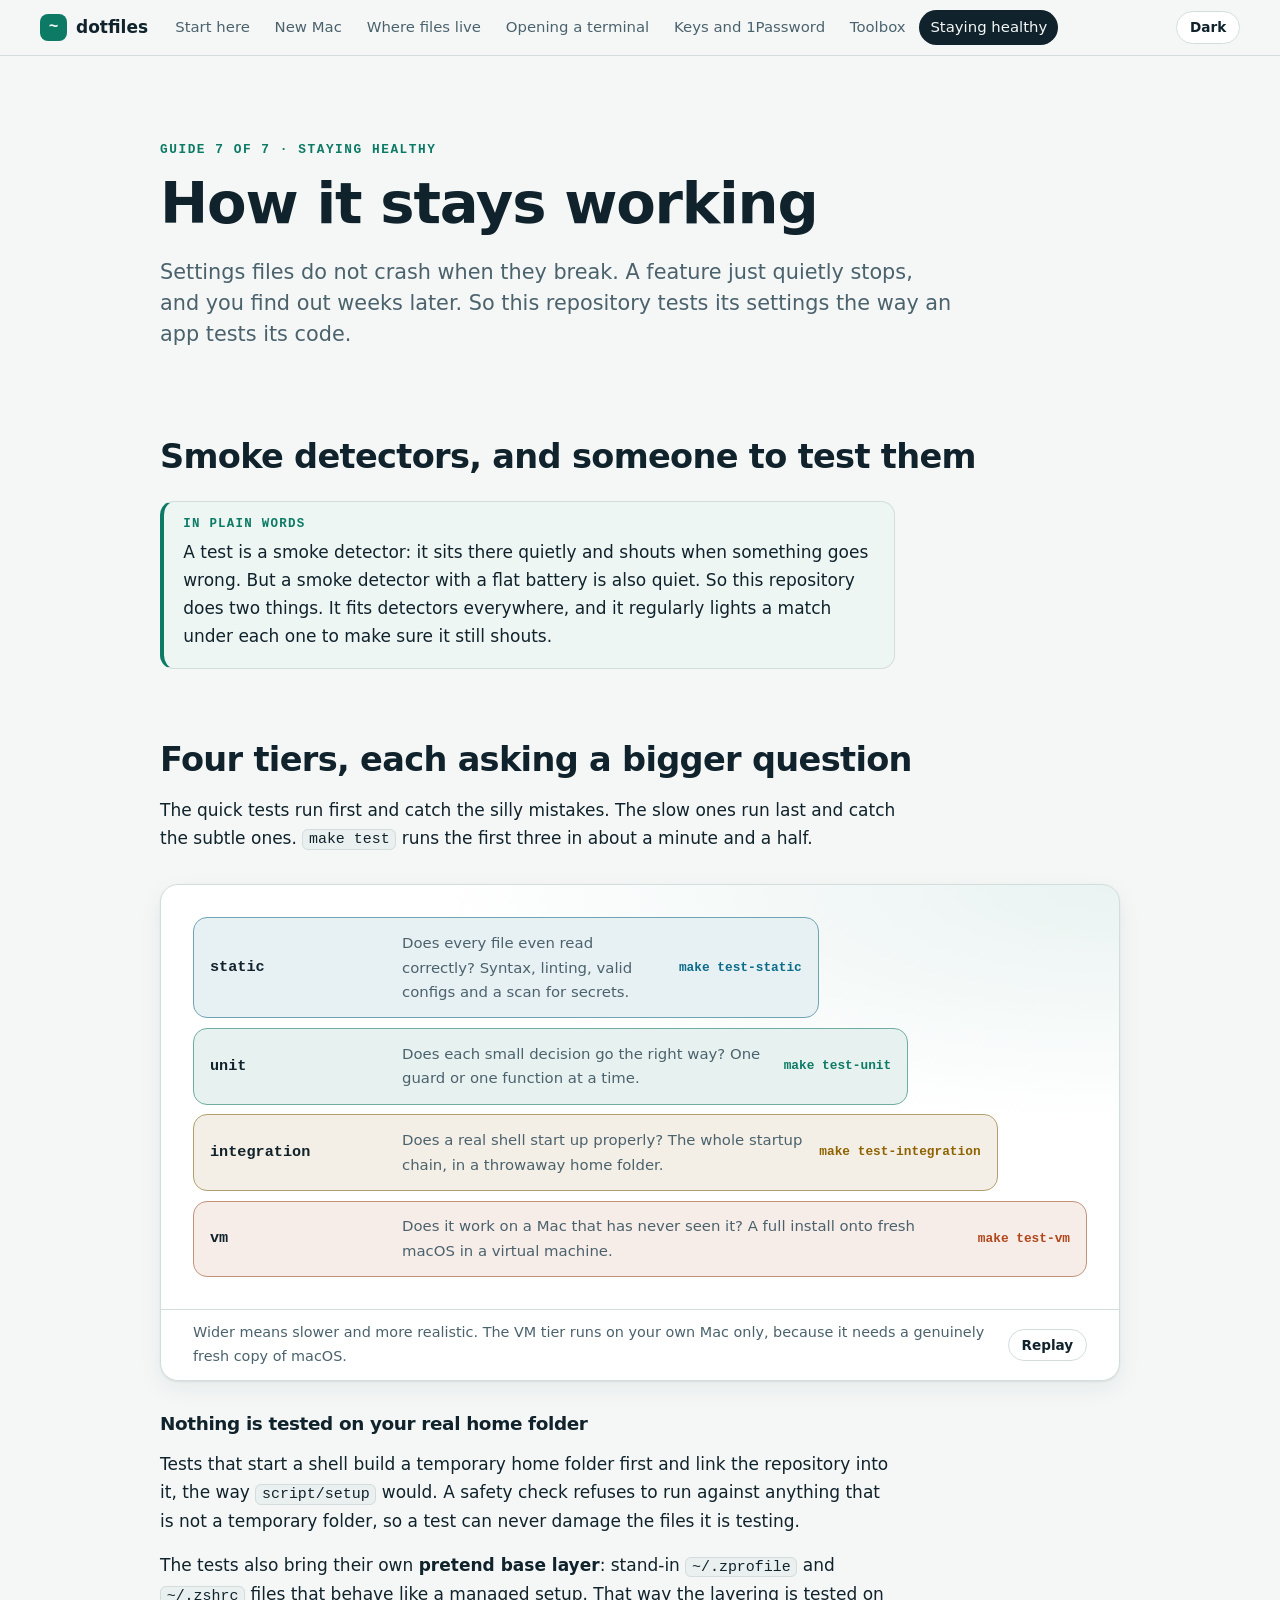
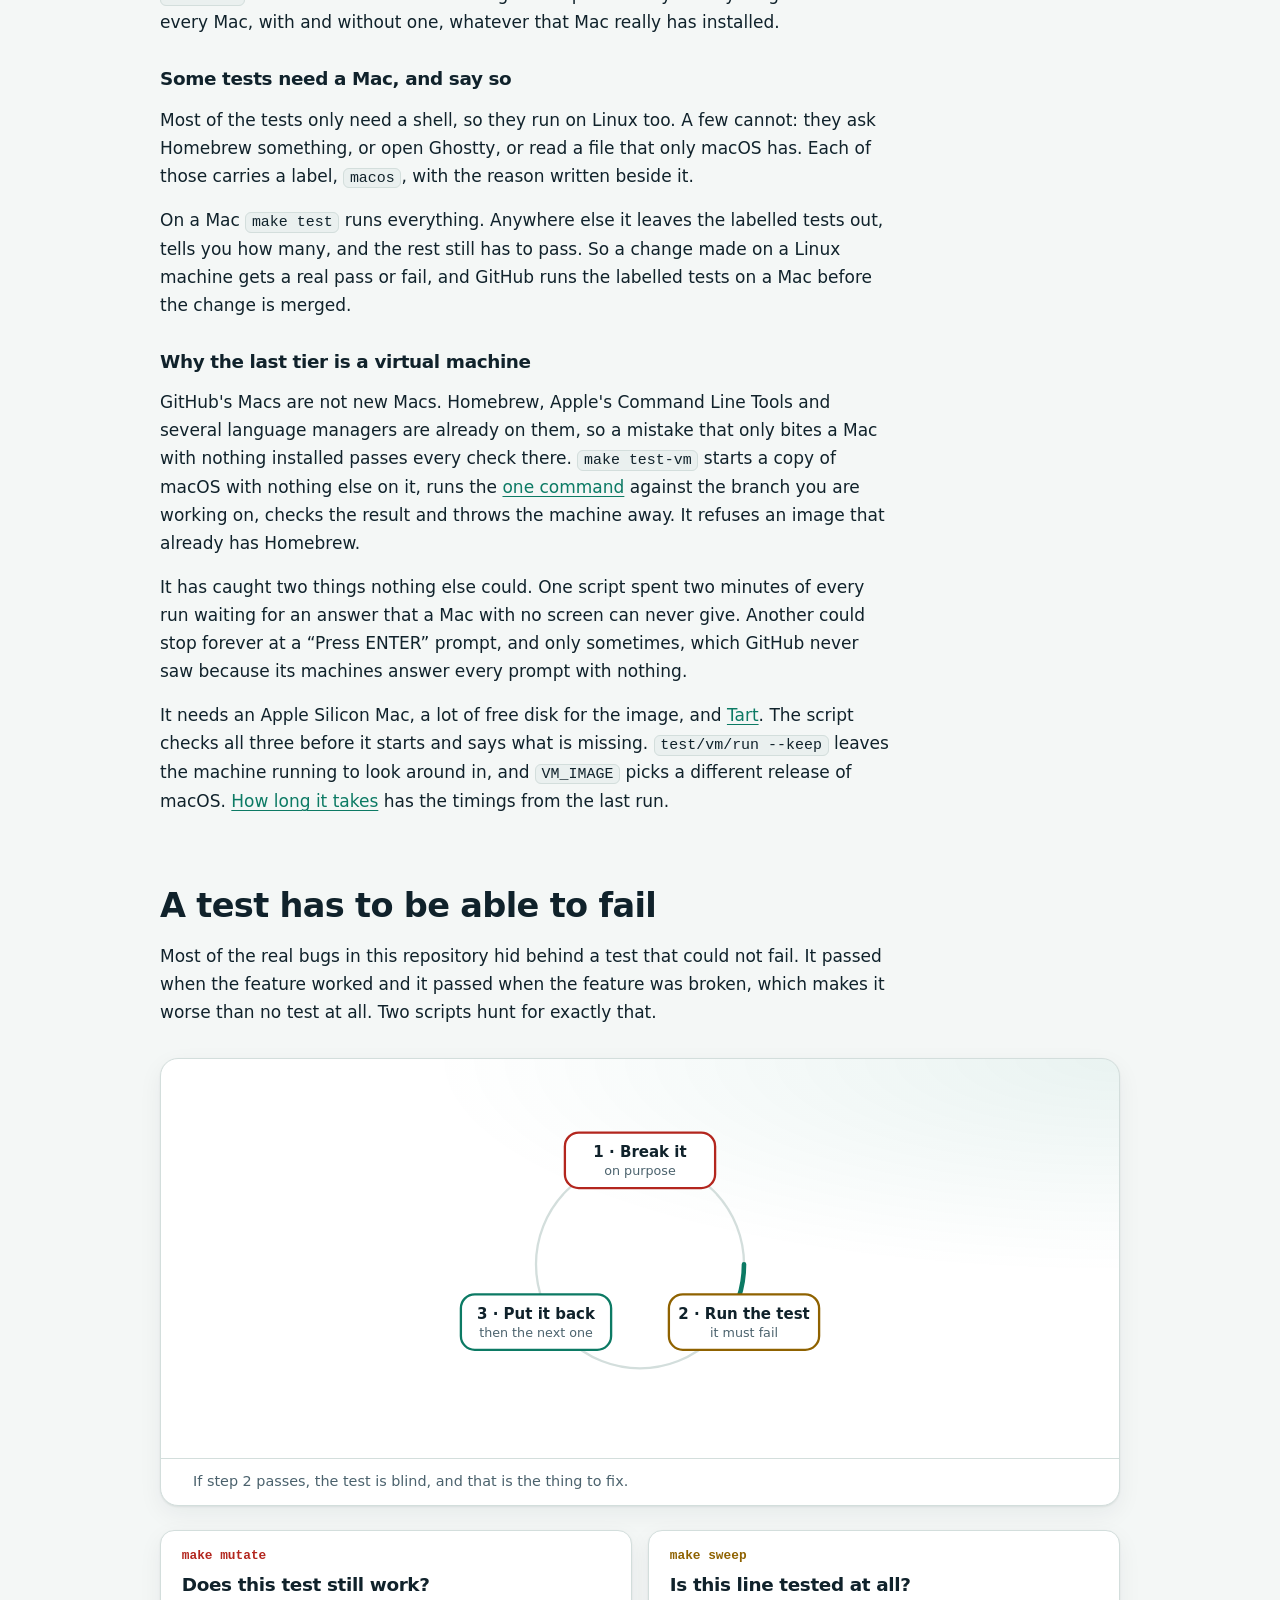
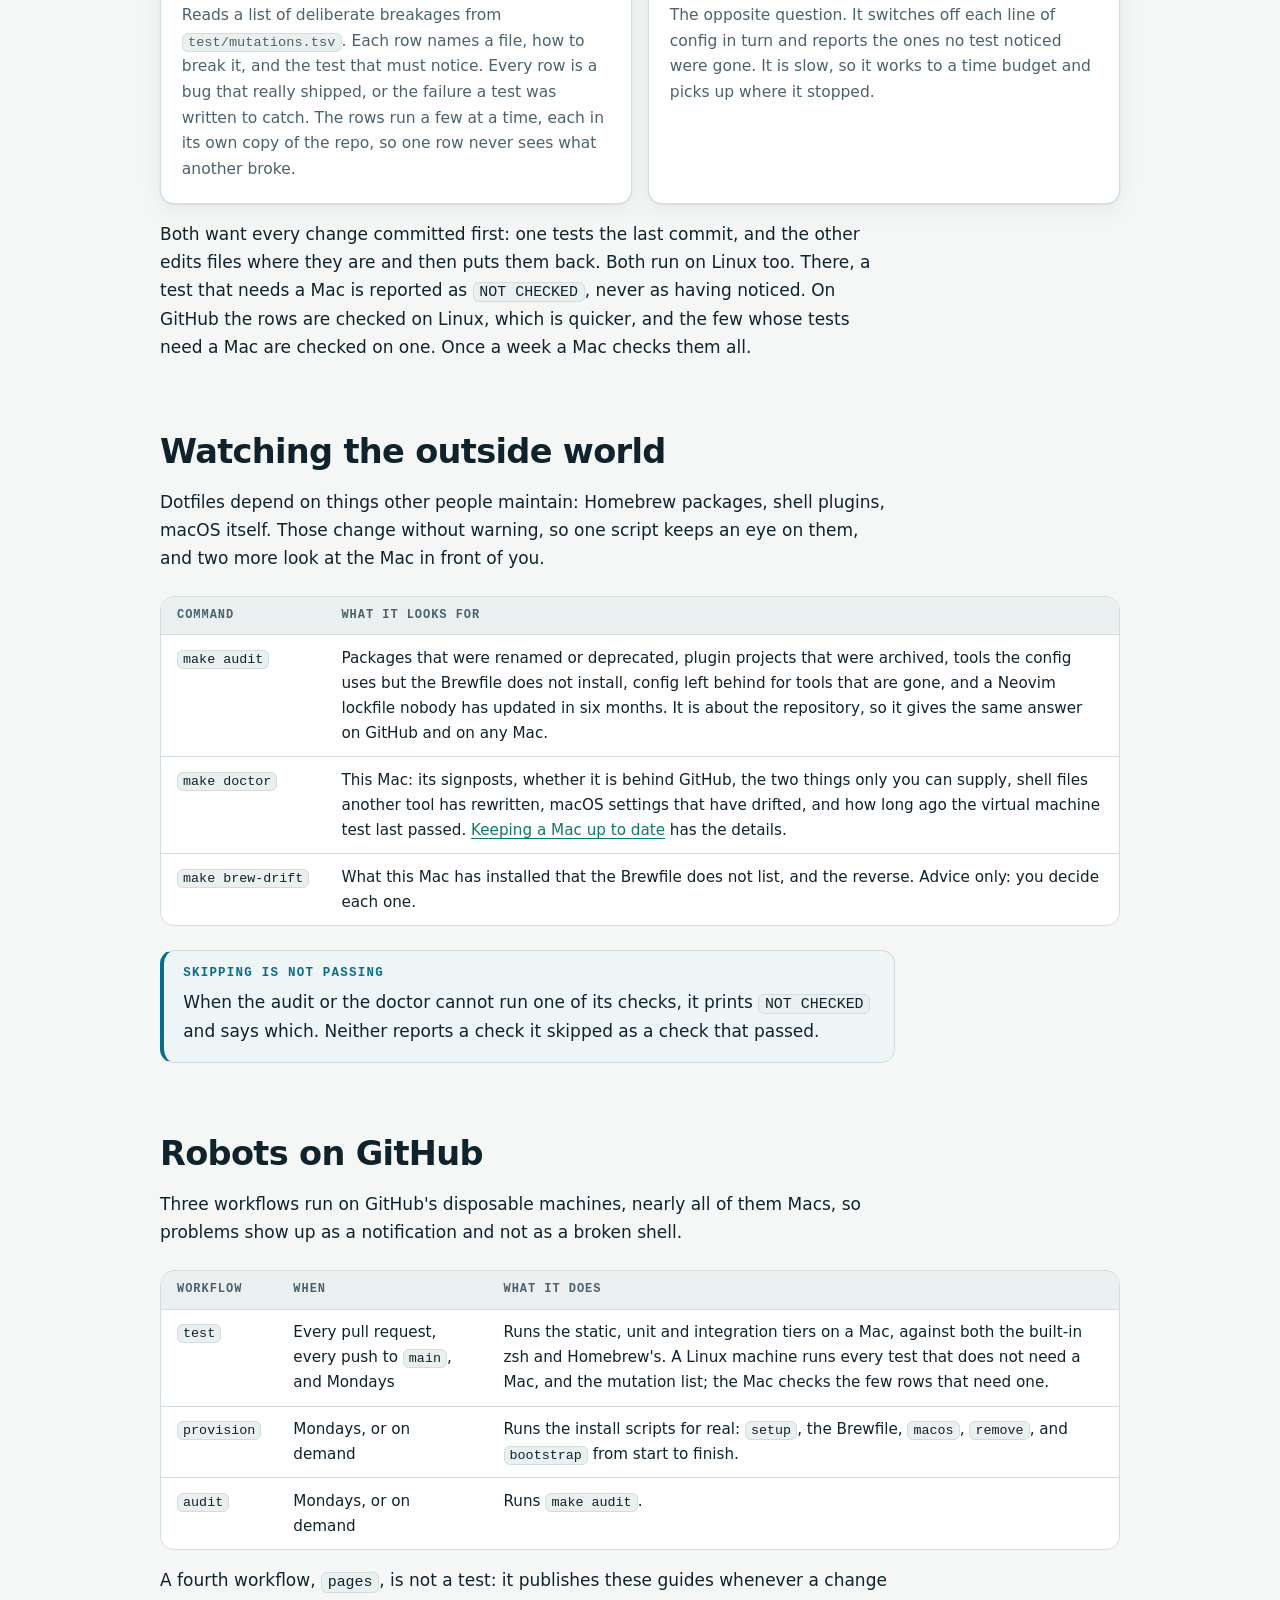
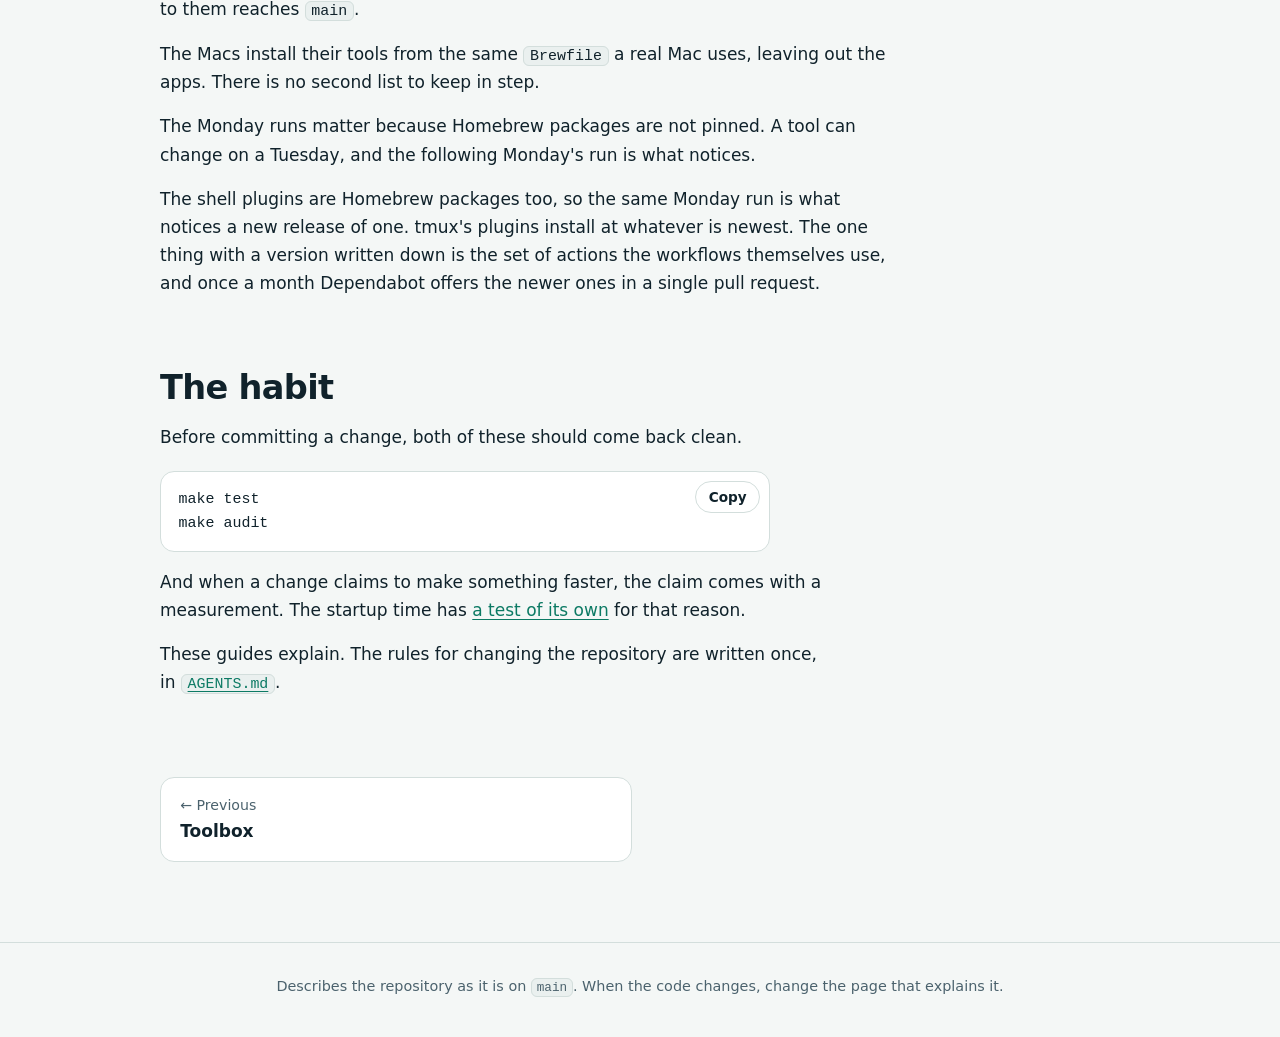
<file: guides/tests.html>
<!doctype html>
<html lang="en">
<head>
  <meta charset="utf-8">
  <meta name="viewport" content="width=device-width, initial-scale=1">
  <title>Staying healthy · Dotfiles guides</title>
  <meta name="description" content="How the dotfiles are tested: four tiers, tests that are proven able to fail, and weekly checks on the outside world.">
  <script>
    document.documentElement.classList.add("js");
    try {
      const theme = localStorage.getItem("guides-theme");
      if (theme) document.documentElement.dataset.theme = theme;
    } catch {}
  </script>
  <link rel="stylesheet" href="assets/guide.css">
  <script defer src="assets/guide.js"></script>
</head>
<body>
  <header class="site-header">
    <a class="brand" href="index.html"><span class="brand-mark" aria-hidden="true">~</span> dotfiles</a>
    <nav class="site-nav" aria-label="Guides"><a href="index.html">All guides</a></nav>
    <button class="btn" type="button" data-theme-toggle hidden>Theme</button>
  </header>

  <main>
    <section class="hero">
      <p class="eyebrow">Guide 7 of 7 · Staying healthy</p>
      <h1>How it stays working</h1>
      <p class="lede">Settings files do not crash when they break. A feature just quietly stops, and you find out weeks later. So this repository tests its settings the way an app tests its code.</p>
    </section>

    <h2 id="why">Smoke detectors, and someone to test them</h2>
    <div class="callout">
      <p class="callout-title">In plain words</p>
      <p>A test is a smoke detector: it sits there quietly and shouts when something goes wrong. But a smoke detector with a flat battery is also quiet. So this repository does two things. It fits detectors everywhere, and it regularly lights a match under each one to make sure it still shouts.</p>
    </div>

    <h2 id="tiers">Four tiers, each asking a bigger question</h2>
    <p>The quick tests run first and catch the silly mistakes. The slow ones run last and catch the subtle ones. <code>make test</code> runs the first three in about a minute and a half.</p>

    <figure class="fig" data-animate>
      <div class="fig-body">
        <ol class="ladder">
          <li class="seq tone-cyan" style="--w: 70%"><strong>static</strong><span>Does every file even read correctly? Syntax, linting, valid configs and a scan for secrets.</span><em>make test-static</em></li>
          <li class="seq tone-green" style="--w: 80%"><strong>unit</strong><span>Does each small decision go the right way? One guard or one function at a time.</span><em>make test-unit</em></li>
          <li class="seq tone-yellow" style="--w: 90%"><strong>integration</strong><span>Does a real shell start up properly? The whole startup chain, in a throwaway home folder.</span><em>make test-integration</em></li>
          <li class="seq tone-orange" style="--w: 100%"><strong>vm</strong><span>Does it work on a Mac that has never seen it? A full install onto fresh macOS in a virtual machine.</span><em>make test-vm</em></li>
        </ol>
      </div>
      <figcaption>
        <span>Wider means slower and more realistic. The VM tier runs on your own Mac only, because it needs a genuinely fresh copy of macOS.</span>
        <button class="btn" type="button" data-replay>Replay</button>
      </figcaption>
    </figure>

    <h3>Nothing is tested on your real home folder</h3>
    <p>Tests that start a shell build a temporary home folder first and link the repository into it, the way <code>script/setup</code> would. A safety check refuses to run against anything that is not a temporary folder, so a test can never damage the files it is testing.</p>
    <p>The tests also bring their own <strong>pretend base layer</strong>: stand-in <code>~/.zprofile</code> and <code>~/.zshrc</code> files that behave like a managed setup. That way the layering is tested on every Mac, with and without one, whatever that Mac really has installed.</p>

    <h3>Some tests need a Mac, and say so</h3>
    <p>Most of the tests only need a shell, so they run on Linux too. A few cannot: they ask Homebrew something, or open Ghostty, or read a file that only macOS has. Each of those carries a label, <code>macos</code>, with the reason written beside it.</p>
    <p>On a Mac <code>make test</code> runs everything. Anywhere else it leaves the labelled tests out, tells you how many, and the rest still has to pass. So a change made on a Linux machine gets a real pass or fail, and GitHub runs the labelled tests on a Mac before the change is merged.</p>

    <h3 id="vm">Why the last tier is a virtual machine</h3>
    <p>GitHub's Macs are not new Macs. Homebrew, Apple's Command Line Tools and several language managers are already on them, so a mistake that only bites a Mac with nothing installed passes every check there. <code>make test-vm</code> starts a copy of macOS with nothing else on it, runs the <a href="install.html#command">one command</a> against the branch you are working on, checks the result and throws the machine away. It refuses an image that already has Homebrew.</p>
    <p>It has caught two things nothing else could. One script spent two minutes of every run waiting for an answer that a Mac with no screen can never give. Another could stop forever at a “Press ENTER” prompt, and only sometimes, which GitHub never saw because its machines answer every prompt with nothing.</p>
    <p>It needs an Apple Silicon Mac, a lot of free disk for the image, and <a href="https://tart.run">Tart</a>. The script checks all three before it starts and says what is missing. <code>test/vm/run --keep</code> leaves the machine running to look around in, and <code>VM_IMAGE</code> picks a different release of macOS. <a href="install.html#timing">How long it takes</a> has the timings from the last run.</p>

    <h2 id="fail">A test has to be able to fail</h2>
    <p>Most of the real bugs in this repository hid behind a test that could not fail. It passed when the feature worked and it passed when the feature was broken, which makes it worse than no test at all. Two scripts hunt for exactly that.</p>

    <figure class="fig">
      <div class="fig-body">
        <svg class="loop" viewBox="0 0 360 290" role="img" aria-label="A loop: break something on purpose, run the test and expect it to fail, then put it back.">
          <circle class="ring" cx="180" cy="150" r="90"/>
          <circle class="runner" cx="180" cy="150" r="90"/>
          <rect class="stop stop-a" x="115" y="36" width="130" height="48" rx="12"/>
          <text x="180" y="57">1 · Break it</text>
          <text class="sub" x="180" y="73">on purpose</text>
          <rect class="stop stop-b" x="205" y="176" width="130" height="48" rx="12"/>
          <text x="270" y="197">2 · Run the test</text>
          <text class="sub" x="270" y="213">it must fail</text>
          <rect class="stop stop-c" x="25" y="176" width="130" height="48" rx="12"/>
          <text x="90" y="197">3 · Put it back</text>
          <text class="sub" x="90" y="213">then the next one</text>
        </svg>
      </div>
      <figcaption>
        <span>If step 2 passes, the test is blind, and that is the thing to fix.</span>
      </figcaption>
    </figure>

    <ul class="cards">
      <li class="card tone-red">
        <span class="card-num">make mutate</span>
        <h3>Does this test still work?</h3>
        <p>Reads a list of deliberate breakages from <code>test/mutations.tsv</code>. Each row names a file, how to break it, and the test that must notice. Every row is a bug that really shipped, or the failure a test was written to catch. The rows run a few at a time, each in its own copy of the repo, so one row never sees what another broke.</p>
      </li>
      <li class="card tone-yellow">
        <span class="card-num">make sweep</span>
        <h3>Is this line tested at all?</h3>
        <p>The opposite question. It switches off each line of config in turn and reports the ones no test noticed were gone. It is slow, so it works to a time budget and picks up where it stopped.</p>
      </li>
    </ul>

    <p>Both want every change committed first: one tests the last commit, and the other edits files where they are and then puts them back. Both run on Linux too. There, a test that needs a Mac is reported as <code>NOT CHECKED</code>, never as having noticed. On GitHub the rows are checked on Linux, which is quicker, and the few whose tests need a Mac are checked on one. Once a week a Mac checks them all.</p>

    <h2 id="outside">Watching the outside world</h2>
    <p>Dotfiles depend on things other people maintain: Homebrew packages, shell plugins, macOS itself. Those change without warning, so one script keeps an eye on them, and two more look at the Mac in front of you.</p>

    <div class="table-wrap">
      <table>
        <thead><tr><th>Command</th><th>What it looks for</th></tr></thead>
        <tbody>
          <tr><td><code>make audit</code></td><td>Packages that were renamed or deprecated, plugin projects that were archived, tools the config uses but the Brewfile does not install, config left behind for tools that are gone, and a Neovim lockfile nobody has updated in six months. It is about the repository, so it gives the same answer on GitHub and on any Mac.</td></tr>
          <tr><td><code>make doctor</code></td><td>This Mac: its signposts, whether it is behind GitHub, the two things only you can supply, shell files another tool has rewritten, macOS settings that have drifted, and how long ago the virtual machine test last passed. <a href="install.html#update">Keeping a Mac up to date</a> has the details.</td></tr>
          <tr><td><code>make brew-drift</code></td><td>What this Mac has installed that the Brewfile does not list, and the reverse. Advice only: you decide each one.</td></tr>
        </tbody>
      </table>
    </div>

    <div class="callout note">
      <p class="callout-title">Skipping is not passing</p>
      <p>When the audit or the doctor cannot run one of its checks, it prints <code>NOT CHECKED</code> and says which. Neither reports a check it skipped as a check that passed.</p>
    </div>

    <h2 id="ci">Robots on GitHub</h2>
    <p>Three workflows run on GitHub's disposable machines, nearly all of them Macs, so problems show up as a notification and not as a broken shell.</p>

    <div class="table-wrap">
      <table>
        <thead><tr><th>Workflow</th><th>When</th><th>What it does</th></tr></thead>
        <tbody>
          <tr><td><code>test</code></td><td>Every pull request, every push to <code>main</code>, and Mondays</td><td>Runs the static, unit and integration tiers on a Mac, against both the built-in zsh and Homebrew's. A Linux machine runs every test that does not need a Mac, and the mutation list; the Mac checks the few rows that need one.</td></tr>
          <tr><td><code>provision</code></td><td>Mondays, or on demand</td><td>Runs the install scripts for real: <code>setup</code>, the Brewfile, <code>macos</code>, <code>remove</code>, and <code>bootstrap</code> from start to finish.</td></tr>
          <tr><td><code>audit</code></td><td>Mondays, or on demand</td><td>Runs <code>make audit</code>.</td></tr>
        </tbody>
      </table>
    </div>

    <p>A fourth workflow, <code>pages</code>, is not a test: it publishes these guides whenever a change to them reaches <code>main</code>.</p>

    <p>The Macs install their tools from the same <code>Brewfile</code> a real Mac uses, leaving out the apps. There is no second list to keep in step.</p>

    <p>The Monday runs matter because Homebrew packages are not pinned. A tool can change on a Tuesday, and the following Monday's run is what notices.</p>

    <p>The shell plugins are Homebrew packages too, so the same Monday run is what notices a new release of one. tmux's plugins install at whatever is newest. The one thing with a version written down is the set of actions the workflows themselves use, and once a month Dependabot offers the newer ones in a single pull request.</p>

    <h2 id="habit">The habit</h2>
    <p>Before committing a change, both of these should come back clean.</p>

    <pre data-copy><code>make test
make audit</code></pre>

    <p>And when a change claims to make something faster, the claim comes with a measurement. The startup time has <a href="shell.html#speed">a test of its own</a> for that reason.</p>

    <p>These guides explain. The rules for changing the repository are written once, in <a href="https://github.com/shaneog/dotfiles/blob/main/AGENTS.md"><code>AGENTS.md</code></a>.</p>

    <nav class="pager" aria-label="Previous and next guide"></nav>
  </main>

  <footer class="site-footer">Describes the repository as it is on <code>main</code>. When the code changes, change the page that explains it.</footer>
</body>
</html>
</file>
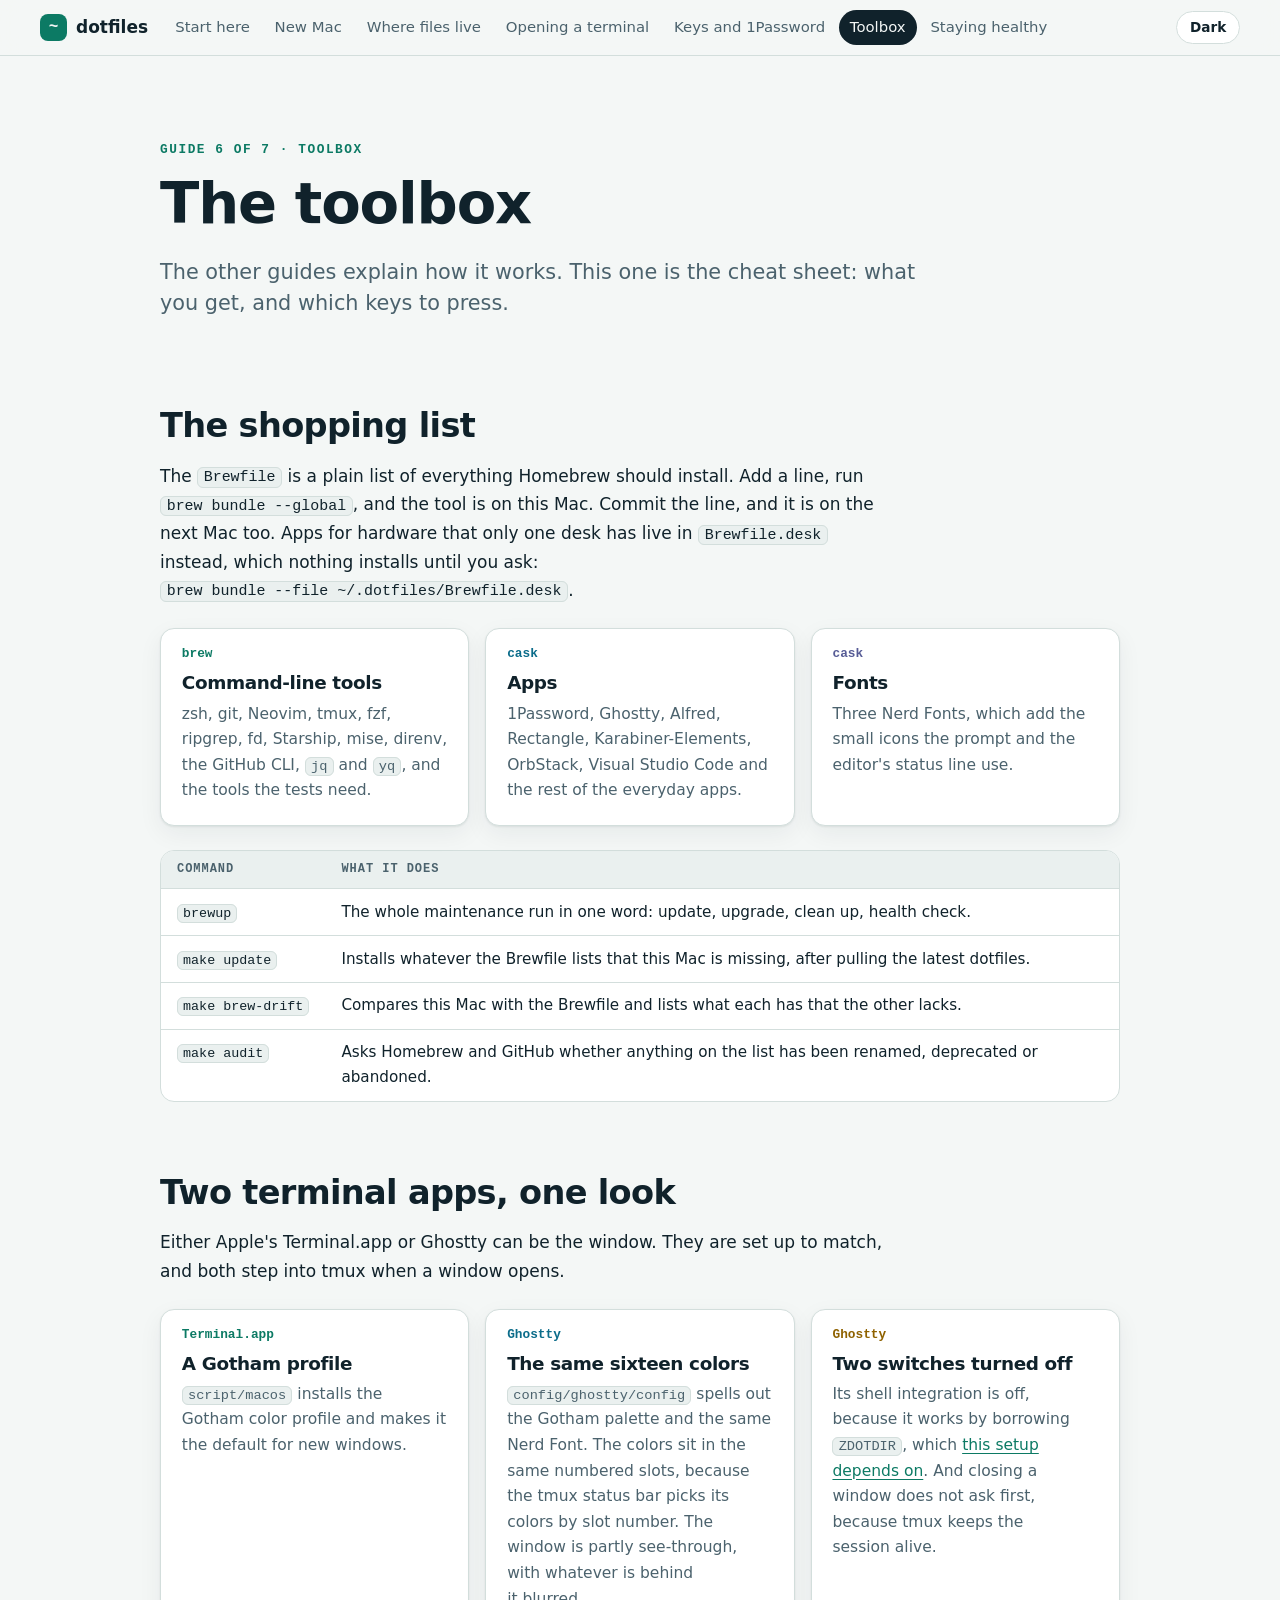
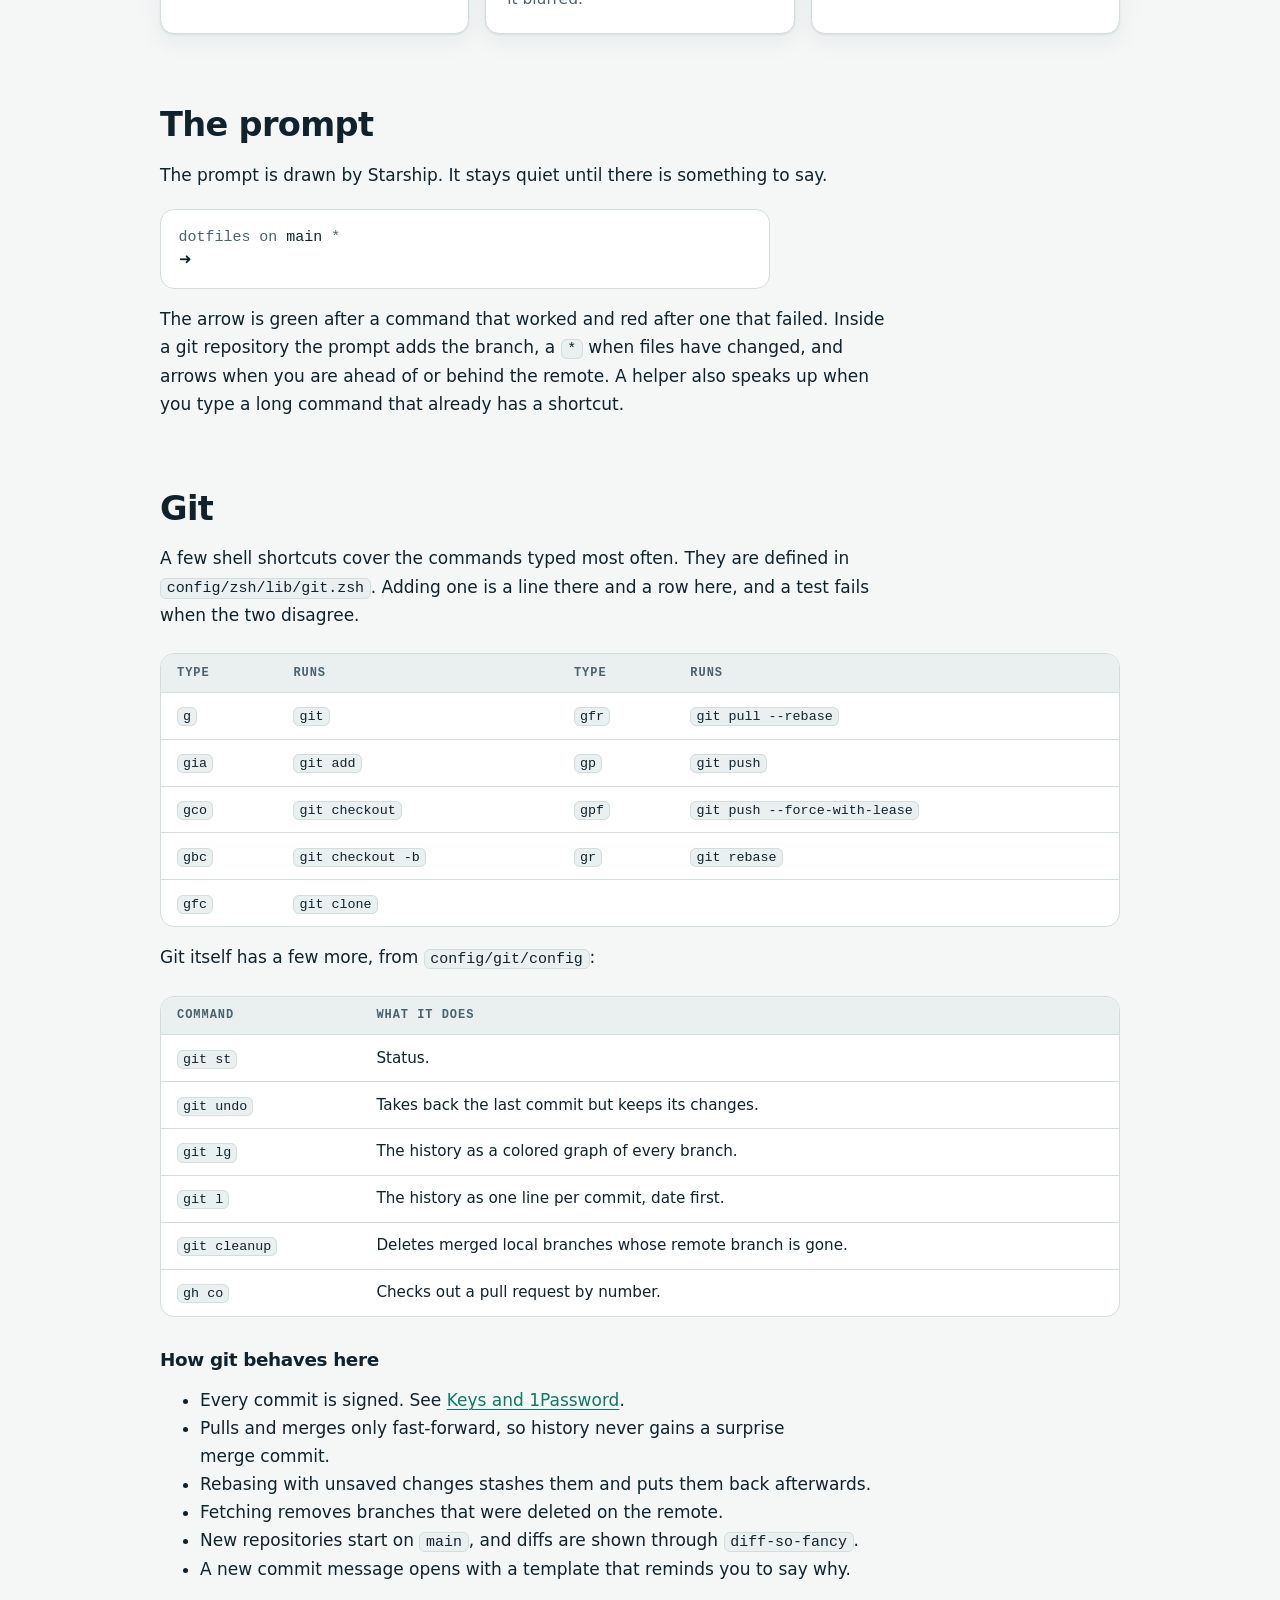
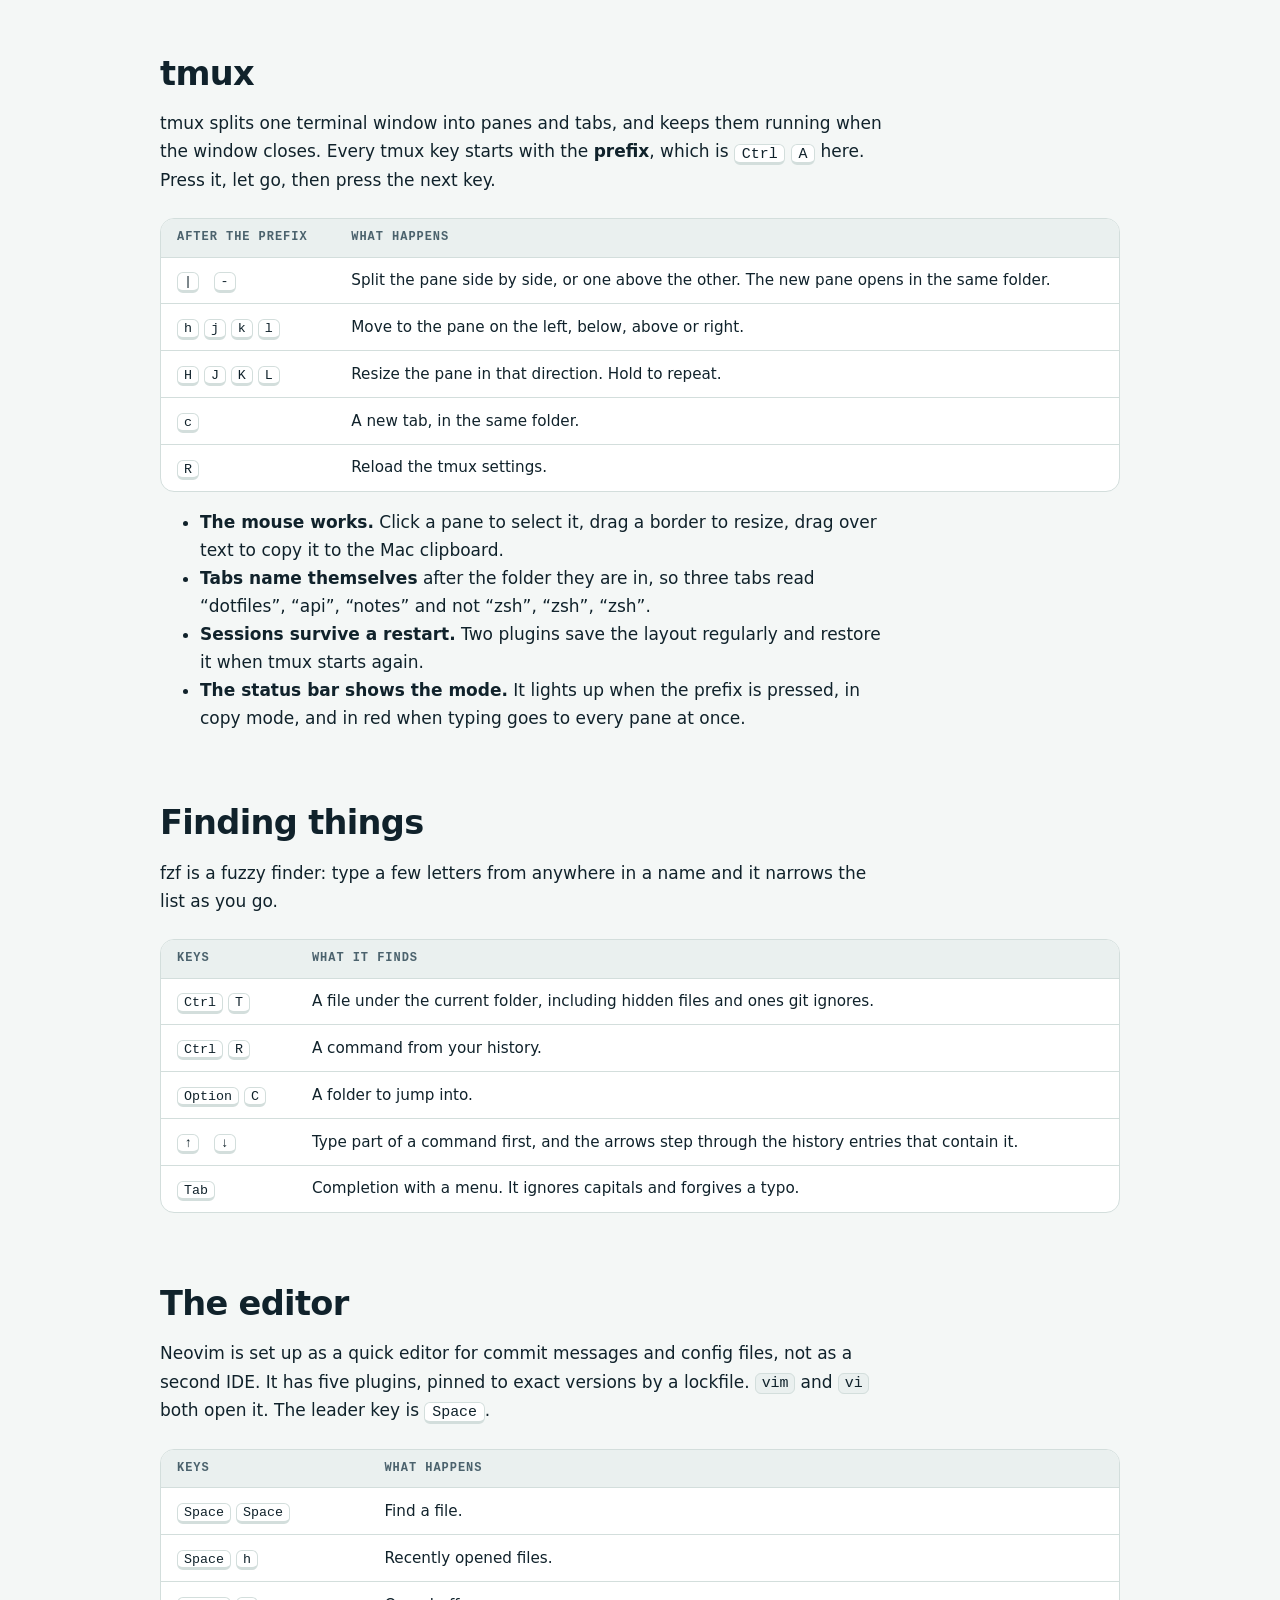
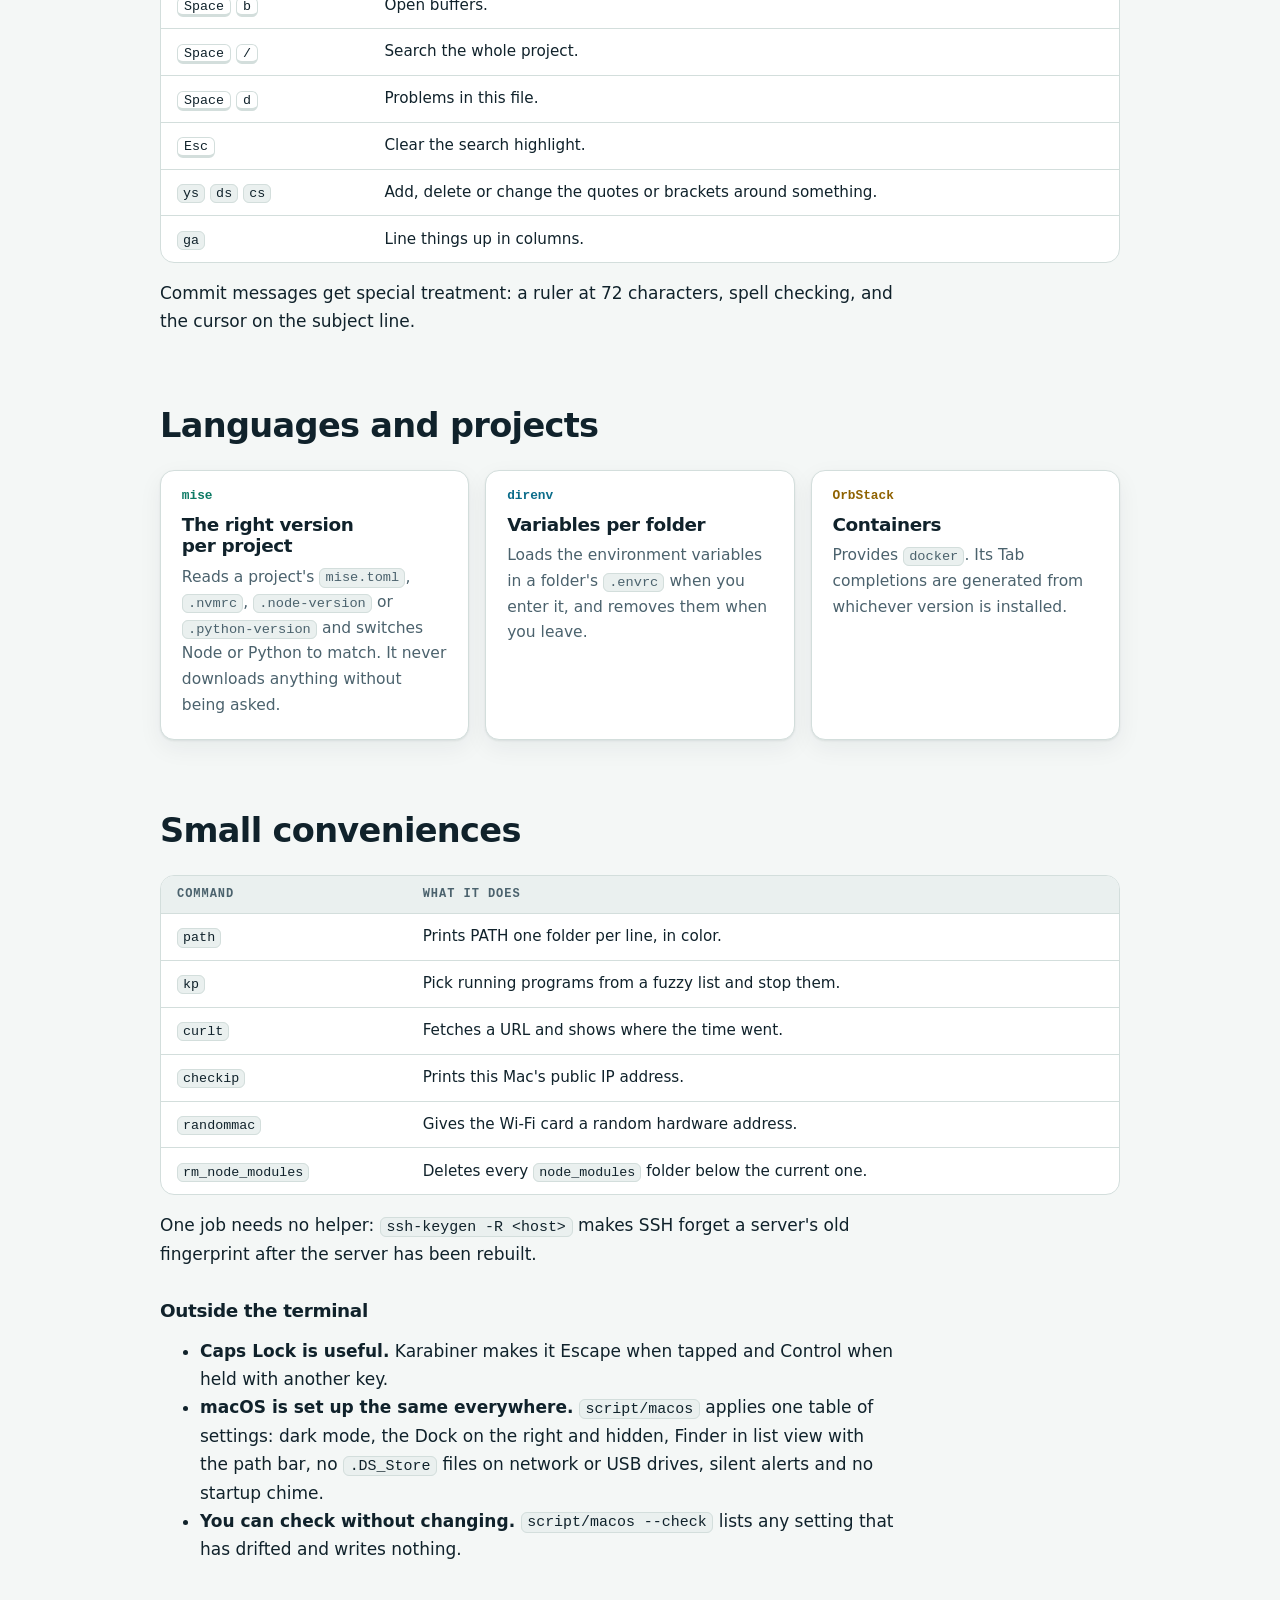
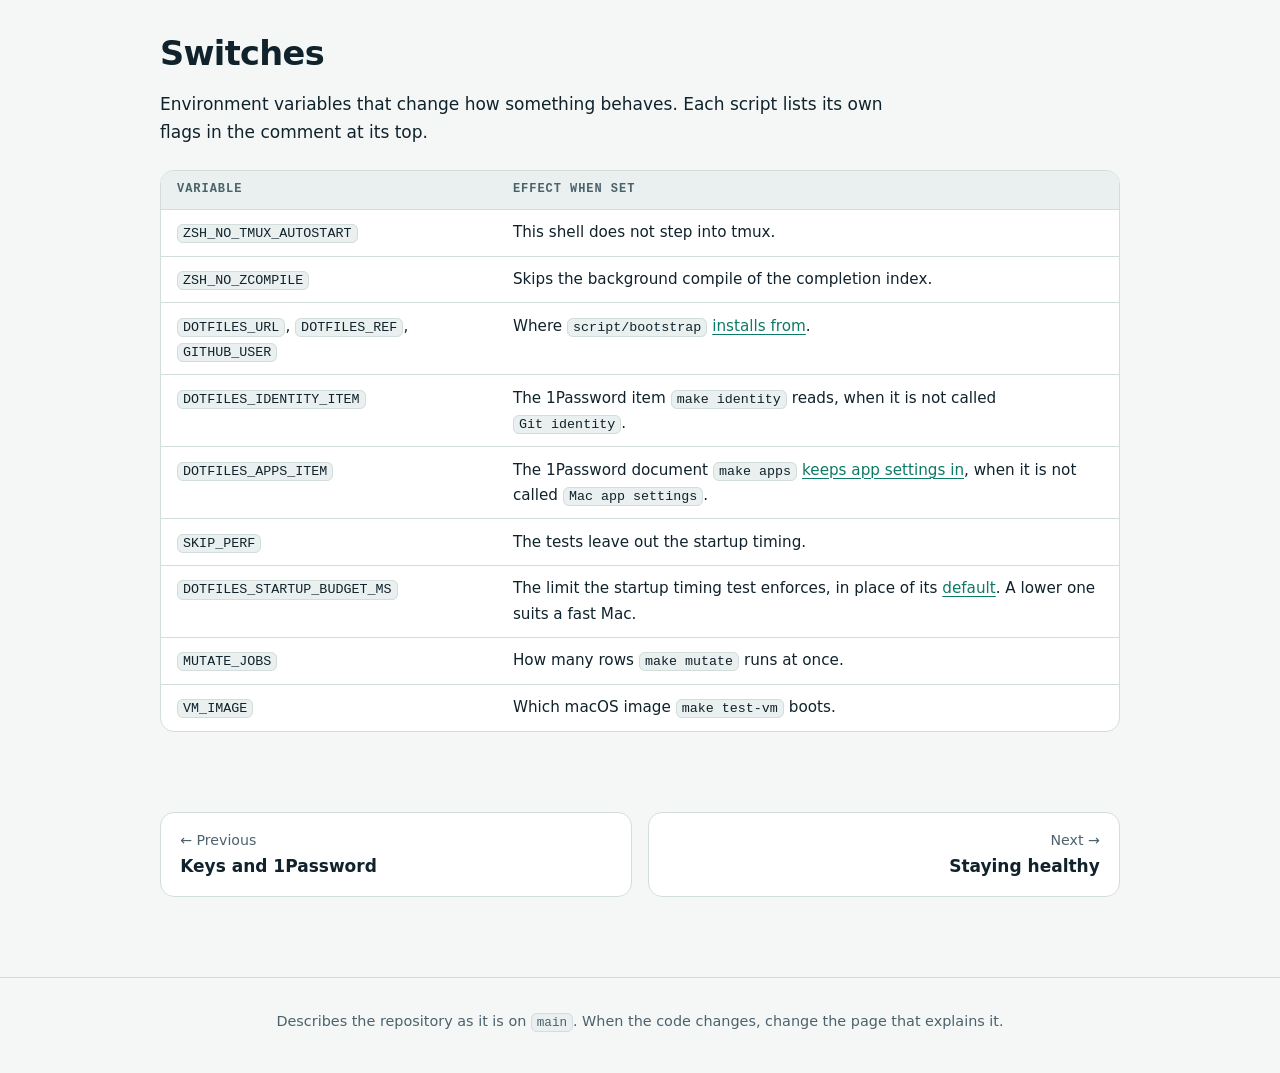
<file: guides/tools.html>
<!doctype html>
<html lang="en">
<head>
  <meta charset="utf-8">
  <meta name="viewport" content="width=device-width, initial-scale=1">
  <title>The toolbox · Dotfiles guides</title>
  <meta name="description" content="A cheat sheet for what the dotfiles give you: the prompt, git shortcuts, tmux keys, the editor, fuzzy finding and macOS settings.">
  <script>
    document.documentElement.classList.add("js");
    try {
      const theme = localStorage.getItem("guides-theme");
      if (theme) document.documentElement.dataset.theme = theme;
    } catch {}
  </script>
  <link rel="stylesheet" href="assets/guide.css">
  <script defer src="assets/guide.js"></script>
</head>
<body>
  <header class="site-header">
    <a class="brand" href="index.html"><span class="brand-mark" aria-hidden="true">~</span> dotfiles</a>
    <nav class="site-nav" aria-label="Guides"><a href="index.html">All guides</a></nav>
    <button class="btn" type="button" data-theme-toggle hidden>Theme</button>
  </header>

  <main>
    <section class="hero">
      <p class="eyebrow">Guide 6 of 7 · Toolbox</p>
      <h1>The toolbox</h1>
      <p class="lede">The other guides explain how it works. This one is the cheat sheet: what you get, and which keys to press.</p>
    </section>

    <h2 id="brew">The shopping list</h2>
    <p>The <code>Brewfile</code> is a plain list of everything Homebrew should install. Add a line, run <code>brew bundle --global</code>, and the tool is on this Mac. Commit the line, and it is on the next Mac too. Apps for hardware that only one desk has live in <code>Brewfile.desk</code> instead, which nothing installs until you ask: <code>brew bundle --file ~/.dotfiles/Brewfile.desk</code>.</p>

    <ul class="cards">
      <li class="card">
        <span class="card-num">brew</span>
        <h3>Command-line tools</h3>
        <p><span data-brew="zsh">zsh</span>, <span data-brew="git">git</span>, <span data-brew="neovim">Neovim</span>, <span data-brew="tmux">tmux</span>, <span data-brew="fzf">fzf</span>, <span data-brew="ripgrep">ripgrep</span>, <span data-brew="fd">fd</span>, <span data-brew="starship">Starship</span>, <span data-brew="mise">mise</span>, <span data-brew="direnv">direnv</span>, <span data-brew="gh">the GitHub CLI</span>, <span data-brew="jq"><code>jq</code></span> and <span data-brew="yq"><code>yq</code></span>, and the tools the tests need.</p>
      </li>
      <li class="card tone-cyan">
        <span class="card-num">cask</span>
        <h3>Apps</h3>
        <p><span data-brew="1password">1Password</span>, <span data-brew="ghostty">Ghostty</span>, <span data-brew="alfred">Alfred</span>, <span data-brew="rectangle">Rectangle</span>, <span data-brew="karabiner-elements">Karabiner-Elements</span>, <span data-brew="orbstack">OrbStack</span>, <span data-brew="visual-studio-code">Visual Studio Code</span> and the rest of the everyday apps.</p>
      </li>
      <li class="card tone-violet">
        <span class="card-num">cask</span>
        <h3>Fonts</h3>
        <p>Three Nerd Fonts, which add the small icons the prompt and the editor's status line use.</p>
      </li>
    </ul>

    <div class="table-wrap">
      <table>
        <thead><tr><th>Command</th><th>What it does</th></tr></thead>
        <tbody>
          <tr><td><code>brewup</code></td><td>The whole maintenance run in one word: update, upgrade, clean up, health check.</td></tr>
          <tr><td><code>make update</code></td><td>Installs whatever the Brewfile lists that this Mac is missing, after pulling the latest dotfiles.</td></tr>
          <tr><td><code>make brew-drift</code></td><td>Compares this Mac with the Brewfile and lists what each has that the other lacks.</td></tr>
          <tr><td><code>make audit</code></td><td>Asks Homebrew and GitHub whether anything on the list has been renamed, deprecated or abandoned.</td></tr>
        </tbody>
      </table>
    </div>

    <h2 id="terminals">Two terminal apps, one look</h2>
    <p>Either Apple's Terminal.app or Ghostty can be the window. They are set up to match, and both step into tmux when a window opens.</p>

    <ul class="cards">
      <li class="card">
        <span class="card-num">Terminal.app</span>
        <h3>A Gotham profile</h3>
        <p><code>script/macos</code> installs the Gotham color profile and makes it the default for new windows.</p>
      </li>
      <li class="card tone-cyan">
        <span class="card-num">Ghostty</span>
        <h3>The same sixteen colors</h3>
        <p><code>config/ghostty/config</code> spells out the Gotham palette and the same Nerd Font. The colors sit in the same numbered slots, because the tmux status bar picks its colors by slot number. The window is partly see-through, with whatever is behind it blurred.</p>
      </li>
      <li class="card tone-yellow">
        <span class="card-num">Ghostty</span>
        <h3>Two switches turned off</h3>
        <p>Its shell integration is off, because it works by borrowing <code>ZDOTDIR</code>, which <a href="shell.html#order">this setup depends on</a>. And closing a window does not ask first, because tmux keeps the session alive.</p>
      </li>
    </ul>

    <h2 id="prompt">The prompt</h2>
    <p>The prompt is drawn by Starship. It stays quiet until there is something to say.</p>
    <pre><code><span class="dim">dotfiles on</span> main <span class="dim">*</span>
➜</code></pre>
    <p>The arrow is green after a command that worked and red after one that failed. Inside a git repository the prompt adds the branch, a <code>*</code> when files have changed, and arrows when you are ahead of or behind the remote. A helper also speaks up when you type a long command that already has a shortcut.</p>

    <h2 id="git">Git</h2>
    <p>A few shell shortcuts cover the commands typed most often. They are defined in <code>config/zsh/lib/git.zsh</code>. Adding one is a line there and a row here, and a test fails when the two disagree.</p>

    <div class="table-wrap">
      <table>
        <thead><tr><th>Type</th><th>Runs</th><th>Type</th><th>Runs</th></tr></thead>
        <tbody>
          <tr><td><code>g</code></td><td><code>git</code></td><td><code>gfr</code></td><td><code>git pull --rebase</code></td></tr>
          <tr><td><code>gia</code></td><td><code>git add</code></td><td><code>gp</code></td><td><code>git push</code></td></tr>
          <tr><td><code>gco</code></td><td><code>git checkout</code></td><td><code>gpf</code></td><td><code>git push --force-with-lease</code></td></tr>
          <tr><td><code>gbc</code></td><td><code>git checkout -b</code></td><td><code>gr</code></td><td><code>git rebase</code></td></tr>
          <tr><td><code>gfc</code></td><td><code>git clone</code></td><td></td><td></td></tr>
        </tbody>
      </table>
    </div>

    <p>Git itself has a few more, from <code>config/git/config</code>:</p>

    <div class="table-wrap">
      <table>
        <thead><tr><th>Command</th><th>What it does</th></tr></thead>
        <tbody>
          <tr><td><code>git st</code></td><td>Status.</td></tr>
          <tr><td><code>git undo</code></td><td>Takes back the last commit but keeps its changes.</td></tr>
          <tr><td><code>git lg</code></td><td>The history as a colored graph of every branch.</td></tr>
          <tr><td><code>git l</code></td><td>The history as one line per commit, date first.</td></tr>
          <tr><td><code>git cleanup</code></td><td>Deletes merged local branches whose remote branch is gone.</td></tr>
          <tr><td><code>gh co</code></td><td>Checks out a pull request by number.</td></tr>
        </tbody>
      </table>
    </div>

    <h3>How git behaves here</h3>
    <ul>
      <li>Every commit is signed. See <a href="keys.html#signing">Keys and 1Password</a>.</li>
      <li>Pulls and merges only fast-forward, so history never gains a surprise merge commit.</li>
      <li>Rebasing with unsaved changes stashes them and puts them back afterwards.</li>
      <li>Fetching removes branches that were deleted on the remote.</li>
      <li>New repositories start on <code>main</code>, and diffs are shown through <span data-brew="diff-so-fancy"><code>diff-so-fancy</code></span>.</li>
      <li>A new commit message opens with a template that reminds you to say why.</li>
    </ul>

    <h2 id="tmux">tmux</h2>
    <p>tmux splits one terminal window into panes and tabs, and keeps them running when the window closes. Every tmux key starts with the <strong>prefix</strong>, which is <kbd>Ctrl</kbd> <kbd>A</kbd> here. Press it, let go, then press the next key.</p>

    <div class="table-wrap">
      <table>
        <thead><tr><th>After the prefix</th><th>What happens</th></tr></thead>
        <tbody>
          <tr><td><kbd>|</kbd> &nbsp; <kbd>-</kbd></td><td>Split the pane side by side, or one above the other. The new pane opens in the same folder.</td></tr>
          <tr><td><kbd>h</kbd> <kbd>j</kbd> <kbd>k</kbd> <kbd>l</kbd></td><td>Move to the pane on the left, below, above or right.</td></tr>
          <tr><td><kbd>H</kbd> <kbd>J</kbd> <kbd>K</kbd> <kbd>L</kbd></td><td>Resize the pane in that direction. Hold to repeat.</td></tr>
          <tr><td><kbd>c</kbd></td><td>A new tab, in the same folder.</td></tr>
          <tr><td><kbd>R</kbd></td><td>Reload the tmux settings.</td></tr>
        </tbody>
      </table>
    </div>

    <ul>
      <li><strong>The mouse works.</strong> Click a pane to select it, drag a border to resize, drag over text to copy it to the Mac clipboard.</li>
      <li><strong>Tabs name themselves</strong> after the folder they are in, so three tabs read “dotfiles”, “api”, “notes” and not “zsh”, “zsh”, “zsh”.</li>
      <li><strong>Sessions survive a restart.</strong> Two plugins save the layout regularly and restore it when tmux starts again.</li>
      <li><strong>The status bar shows the mode.</strong> It lights up when the prefix is pressed, in copy mode, and in red when typing goes to every pane at once.</li>
    </ul>

    <h2 id="find">Finding things</h2>
    <p>fzf is a fuzzy finder: type a few letters from anywhere in a name and it narrows the list as you go.</p>

    <div class="table-wrap">
      <table>
        <thead><tr><th>Keys</th><th>What it finds</th></tr></thead>
        <tbody>
          <tr><td><kbd>Ctrl</kbd> <kbd>T</kbd></td><td>A file under the current folder, including hidden files and ones git ignores.</td></tr>
          <tr><td><kbd>Ctrl</kbd> <kbd>R</kbd></td><td>A command from your history.</td></tr>
          <tr><td><kbd>Option</kbd> <kbd>C</kbd></td><td>A folder to jump into.</td></tr>
          <tr><td><kbd>↑</kbd> &nbsp; <kbd>↓</kbd></td><td>Type part of a command first, and the arrows step through the history entries that contain it.</td></tr>
          <tr><td><kbd>Tab</kbd></td><td>Completion with a menu. It ignores capitals and forgives a typo.</td></tr>
        </tbody>
      </table>
    </div>

    <h2 id="editor">The editor</h2>
    <p>Neovim is set up as a quick editor for commit messages and config files, not as a second IDE. It has five plugins, pinned to exact versions by a lockfile. <code>vim</code> and <code>vi</code> both open it. The leader key is <kbd>Space</kbd>.</p>

    <div class="table-wrap">
      <table>
        <thead><tr><th>Keys</th><th>What happens</th></tr></thead>
        <tbody>
          <tr><td><kbd>Space</kbd> <kbd>Space</kbd></td><td>Find a file.</td></tr>
          <tr><td><kbd>Space</kbd> <kbd>h</kbd></td><td>Recently opened files.</td></tr>
          <tr><td><kbd>Space</kbd> <kbd>b</kbd></td><td>Open buffers.</td></tr>
          <tr><td><kbd>Space</kbd> <kbd>/</kbd></td><td>Search the whole project.</td></tr>
          <tr><td><kbd>Space</kbd> <kbd>d</kbd></td><td>Problems in this file.</td></tr>
          <tr><td><kbd>Esc</kbd></td><td>Clear the search highlight.</td></tr>
          <tr><td><code>ys</code> <code>ds</code> <code>cs</code></td><td>Add, delete or change the quotes or brackets around something.</td></tr>
          <tr><td><code>ga</code></td><td>Line things up in columns.</td></tr>
        </tbody>
      </table>
    </div>
    <p>Commit messages get special treatment: a ruler at 72 characters, spell checking, and the cursor on the subject line.</p>

    <h2 id="runtimes">Languages and projects</h2>
    <ul class="cards">
      <li class="card">
        <span class="card-num">mise</span>
        <h3>The right version per project</h3>
        <p>Reads a project's <code>mise.toml</code>, <code>.nvmrc</code>, <code>.node-version</code> or <code>.python-version</code> and switches Node or Python to match. It never downloads anything without being asked.</p>
      </li>
      <li class="card tone-cyan">
        <span class="card-num">direnv</span>
        <h3>Variables per folder</h3>
        <p>Loads the environment variables in a folder's <code>.envrc</code> when you enter it, and removes them when you leave.</p>
      </li>
      <li class="card tone-yellow">
        <span class="card-num">OrbStack</span>
        <h3>Containers</h3>
        <p>Provides <code>docker</code>. Its Tab completions are generated from whichever version is installed.</p>
      </li>
    </ul>

    <h2 id="extras">Small conveniences</h2>
    <div class="table-wrap">
      <table>
        <thead><tr><th>Command</th><th>What it does</th></tr></thead>
        <tbody>
          <tr><td><code>path</code></td><td>Prints PATH one folder per line, in color.</td></tr>
          <tr><td><code>kp</code></td><td>Pick running programs from a fuzzy list and stop them.</td></tr>
          <tr><td><code>curlt</code></td><td>Fetches a URL and shows where the time went.</td></tr>
          <tr><td><code>checkip</code></td><td>Prints this Mac's public IP address.</td></tr>
          <tr><td><code>randommac</code></td><td>Gives the Wi-Fi card a random hardware address.</td></tr>
          <tr><td><code>rm_node_modules</code></td><td>Deletes every <code>node_modules</code> folder below the current one.</td></tr>
        </tbody>
      </table>
    </div>

    <p>One job needs no helper: <code>ssh-keygen -R &lt;host&gt;</code> makes SSH forget a server's old fingerprint after the server has been rebuilt.</p>

    <h3>Outside the terminal</h3>
    <ul>
      <li><strong>Caps Lock is useful.</strong> Karabiner makes it Escape when tapped and Control when held with another key.</li>
      <li><strong>macOS is set up the same everywhere.</strong> <code>script/macos</code> applies one table of settings: dark mode, the Dock on the right and hidden, Finder in list view with the path bar, no <code>.DS_Store</code> files on network or USB drives, silent alerts and no startup chime.</li>
      <li><strong>You can check without changing.</strong> <code>script/macos --check</code> lists any setting that has drifted and writes nothing.</li>
    </ul>

    <h2 id="knobs">Switches</h2>
    <p>Environment variables that change how something behaves. Each script lists its own flags in the comment at its top.</p>
    <div class="table-wrap">
      <table>
        <thead><tr><th>Variable</th><th>Effect when set</th></tr></thead>
        <tbody>
          <tr><td><code>ZSH_NO_TMUX_AUTOSTART</code></td><td>This shell does not step into tmux.</td></tr>
          <tr><td><code>ZSH_NO_ZCOMPILE</code></td><td>Skips the background compile of the completion index.</td></tr>
          <tr><td><code>DOTFILES_URL</code>, <code>DOTFILES_REF</code>, <code>GITHUB_USER</code></td><td>Where <code>script/bootstrap</code> <a href="install.html#again">installs from</a>.</td></tr>
          <tr><td><code>DOTFILES_IDENTITY_ITEM</code></td><td>The 1Password item <code>make identity</code> reads, when it is not called <code>Git identity</code>.</td></tr>
          <tr><td><code>DOTFILES_APPS_ITEM</code></td><td>The 1Password document <code>make apps</code> <a href="install.html#apps">keeps app settings in</a>, when it is not called <code>Mac app settings</code>.</td></tr>
          <tr><td><code>SKIP_PERF</code></td><td>The tests leave out the startup timing.</td></tr>
          <tr><td><code>DOTFILES_STARTUP_BUDGET_MS</code></td><td>The limit the startup timing test enforces, in place of its <a href="shell.html#speed">default</a>. A lower one suits a fast Mac.</td></tr>
          <tr><td><code>MUTATE_JOBS</code></td><td>How many rows <code>make mutate</code> runs at once.</td></tr>
          <tr><td><code>VM_IMAGE</code></td><td>Which macOS image <code>make test-vm</code> boots.</td></tr>
        </tbody>
      </table>
    </div>

    <nav class="pager" aria-label="Previous and next guide"></nav>
  </main>

  <footer class="site-footer">Describes the repository as it is on <code>main</code>. When the code changes, change the page that explains it.</footer>
</body>
</html>
</file>
<file: guides/assets/guide.css>
/*
 * Shared styles for the guides. No build step: plain CSS, opened straight from
 * disk. Every color is a token defined once below with light-dark(), so a
 * diagram never names a color of its own and both themes stay in step.
 */

@view-transition {
  navigation: auto;
}

:root {
  color-scheme: light dark;

  /* Gotham, the terminal theme this repo installs, and a daylight sibling. */
  --bg: light-dark(#f4f7f6, #0a1015);
  --surface: light-dark(#ffffff, #0f1920);
  --surface-2: light-dark(#eaf0ef, #15232c);
  --line: light-dark(#d3dedc, #21343f);
  --text: light-dark(#10222b, #d3ebe9);
  --muted: light-dark(#4b626d, #8fb0b3);
  --accent: light-dark(#0c7a64, #2fc4a1);
  --cyan: light-dark(#0b6c8a, #4bb3d1);
  --yellow: light-dark(#8f6200, #edb443);
  --orange: light-dark(#b0461a, #e07f4d);
  --red: light-dark(#b3261e, #ee6a5f);
  --violet: light-dark(#575c96, #a3a7d4);

  --font: system-ui, -apple-system, "Segoe UI", Roboto, sans-serif;
  --mono: ui-monospace, "SF Mono", "Fira Code", Menlo, Consolas, monospace;

  --radius: 14px;
  --gutter: clamp(16px, 4vw, 40px);
  --measure: 68ch;
  --shadow: 0 1px 2px light-dark(#10222b14, #0006), 0 8px 24px light-dark(#10222b0f, #0005);
}

:root[data-theme="light"] {
  color-scheme: light;
}

:root[data-theme="dark"] {
  color-scheme: dark;
}

*,
*::before,
*::after {
  box-sizing: border-box;
}

html {
  scroll-behavior: smooth;
  scroll-padding-top: 5rem;
  -webkit-text-size-adjust: 100%;
}

body {
  margin: 0;
  background: var(--bg);
  color: var(--text);
  font: 400 1.0625rem/1.65 var(--font);
  text-rendering: optimizeLegibility;
  overflow-wrap: break-word;
}

h1,
h2,
h3 {
  line-height: 1.15;
  letter-spacing: -0.02em;
  text-wrap: balance;
  margin: 0;
}

h1 {
  font-size: clamp(2.2rem, 6vw, 3.6rem);
  font-weight: 800;
}

h2 {
  font-size: clamp(1.5rem, 3.4vw, 2.1rem);
  font-weight: 750;
  margin-top: 4.5rem;
}

h3 {
  font-size: 1.15rem;
  font-weight: 700;
  margin-top: 2rem;
}

p,
ul,
ol,
dl {
  text-wrap: pretty;
  margin: 1rem 0 0;
}

a {
  color: var(--accent);
  text-underline-offset: 0.2em;
  text-decoration-thickness: 1px;
}

a:hover {
  text-decoration-thickness: 2px;
}

:focus-visible {
  outline: 2px solid var(--cyan);
  outline-offset: 3px;
  border-radius: 4px;
}

code,
kbd,
pre {
  font-family: var(--mono);
  font-size: 0.88em;
}

code {
  background: var(--surface-2);
  border: 1px solid var(--line);
  border-radius: 6px;
  padding: 0.08em 0.38em;
  white-space: nowrap;
}

kbd {
  background: var(--surface);
  border: 1px solid var(--line);
  border-bottom-width: 3px;
  border-radius: 6px;
  padding: 0.05em 0.45em;
  white-space: nowrap;
}

pre {
  position: relative;
  margin: 1.25rem 0 0;
  padding: 1rem 1.1rem;
  background: var(--surface);
  border: 1px solid var(--line);
  border-radius: var(--radius);
  overflow-x: auto;
  line-height: 1.55;
}

pre code {
  background: none;
  border: 0;
  padding: 0;
  white-space: pre;
  font-size: 1em;
}

pre .dim {
  color: var(--muted);
}

.copy {
  position: absolute;
  top: 0.55rem;
  right: 0.55rem;
}

/* ------------------------------------------------------------------ chrome */

.site-header {
  position: sticky;
  top: 0;
  z-index: 10;
  display: flex;
  align-items: center;
  gap: 1rem;
  padding: 0.6rem var(--gutter);
  background: color-mix(in srgb, var(--bg) 82%, transparent);
  backdrop-filter: blur(12px) saturate(1.4);
  border-bottom: 1px solid var(--line);
}

.brand {
  display: inline-flex;
  align-items: center;
  gap: 0.55rem;
  font-weight: 750;
  color: var(--text);
  text-decoration: none;
  white-space: nowrap;
}

.brand-mark {
  display: grid;
  place-items: center;
  inline-size: 1.7rem;
  block-size: 1.7rem;
  border-radius: 8px;
  background: var(--accent);
  color: var(--bg);
  font: 800 1rem/1 var(--mono);
}

.site-nav {
  display: flex;
  gap: 0.15rem;
  flex: 1;
  overflow-x: auto;
  scrollbar-width: none;
  mask-image: linear-gradient(90deg, #000 calc(100% - 24px), transparent);
}

.site-nav a {
  padding: 0.35rem 0.7rem;
  border-radius: 999px;
  color: var(--muted);
  font-size: 0.93rem;
  text-decoration: none;
  white-space: nowrap;
}

.site-nav a:hover {
  color: var(--text);
  background: var(--surface-2);
}

.site-nav a[aria-current="page"] {
  color: var(--bg);
  background: var(--text);
}

.btn {
  display: inline-flex;
  align-items: center;
  gap: 0.4rem;
  padding: 0.35rem 0.8rem;
  border: 1px solid var(--line);
  border-radius: 999px;
  background: var(--surface);
  color: var(--text);
  font: 600 0.85rem/1.4 var(--font);
  cursor: pointer;
}

.btn:hover {
  border-color: var(--accent);
}

.btn[aria-pressed="true"] {
  background: var(--accent);
  border-color: var(--accent);
  color: var(--bg);
}

main {
  max-inline-size: 1040px;
  margin-inline: auto;
  padding: 0 var(--gutter) 5rem;
}

main > :where(p, ul, ol, dl, h2, h3, .callout, pre) {
  max-inline-size: var(--measure);
}

.hero {
  padding: clamp(2.5rem, 8vw, 5.5rem) 0 1rem;
}

.eyebrow {
  margin: 0 0 0.9rem;
  color: var(--accent);
  font: 700 0.8rem/1 var(--mono);
  letter-spacing: 0.12em;
  text-transform: uppercase;
}

.lede {
  max-inline-size: 60ch;
  margin-top: 1.2rem;
  color: var(--muted);
  font-size: clamp(1.1rem, 2.2vw, 1.3rem);
  line-height: 1.5;
}

.pager {
  display: grid;
  grid-template-columns: 1fr 1fr;
  gap: 1rem;
  margin-top: 5rem;
}

.pager a {
  display: block;
  padding: 1rem 1.2rem;
  border: 1px solid var(--line);
  border-radius: var(--radius);
  background: var(--surface);
  color: var(--text);
  font-weight: 700;
  text-decoration: none;
  transition: border-color 0.2s, translate 0.2s;
}

.pager a:hover {
  border-color: var(--accent);
  translate: 0 -2px;
}

.pager small {
  display: block;
  color: var(--muted);
  font-weight: 500;
}

.pager .next {
  grid-column: 2;
  text-align: end;
}

.site-footer {
  padding: 2rem var(--gutter) 3rem;
  border-top: 1px solid var(--line);
  color: var(--muted);
  font-size: 0.9rem;
  text-align: center;
}

/* ---------------------------------------------------------------- callouts */

.callout {
  margin-top: 1.5rem;
  padding: 1rem 1.2rem 1.1rem;
  border: 1px solid var(--line);
  border-inline-start: 4px solid var(--tone, var(--accent));
  border-radius: var(--radius);
  background: color-mix(in srgb, var(--tone, var(--accent)) 7%, var(--surface));
}

.callout > :first-child {
  margin-top: 0;
}

.callout-title {
  color: var(--tone, var(--accent));
  font: 700 0.78rem/1 var(--mono);
  letter-spacing: 0.1em;
  text-transform: uppercase;
}

.callout-title + p {
  margin-top: 0.5rem;
}

.callout.note {
  --tone: var(--cyan);
}

.callout.warn {
  --tone: var(--orange);
}

/* ------------------------------------------------------------------- cards */

.cards {
  max-inline-size: none;
  display: grid;
  grid-template-columns: repeat(auto-fit, minmax(min(100%, 270px), 1fr));
  gap: 1rem;
  margin: 1.5rem 0 0;
  padding: 0;
  list-style: none;
}

.card {
  position: relative;
  padding: 1.2rem 1.3rem 1.3rem;
  border: 1px solid var(--line);
  border-radius: var(--radius);
  background: var(--surface);
  box-shadow: var(--shadow);
  transition: translate 0.2s, border-color 0.2s;
}

.card:has(a:hover),
.card:has(a:focus-visible) {
  translate: 0 -3px;
  border-color: var(--tone, var(--accent));
}

.card h3 {
  margin: 0;
}

.card h3 a {
  color: var(--text);
  text-decoration: none;
}

/* The whole card is the link target. */
.card h3 a::after {
  content: "";
  position: absolute;
  inset: 0;
}

.card p {
  margin-top: 0.5rem;
  color: var(--muted);
  font-size: 0.97rem;
}

.card-num {
  display: block;
  margin-bottom: 0.7rem;
  color: var(--tone, var(--accent));
  font: 700 0.8rem/1 var(--mono);
}

.card ul {
  padding-inline-start: 1.1rem;
  color: var(--muted);
  font-size: 0.95rem;
}

/* ------------------------------------------------------------------ tables */

.table-wrap {
  margin-top: 1.5rem;
  overflow-x: auto;
  border: 1px solid var(--line);
  border-radius: var(--radius);
  background: var(--surface);
}

table {
  inline-size: 100%;
  border-collapse: collapse;
  font-size: 0.95rem;
}

th,
td {
  padding: 0.65rem 1rem;
  text-align: start;
  vertical-align: top;
  border-bottom: 1px solid var(--line);
}

tr:last-child > td {
  border-bottom: 0;
}

th {
  color: var(--muted);
  font: 700 0.75rem/1.4 var(--mono);
  letter-spacing: 0.08em;
  text-transform: uppercase;
  background: var(--surface-2);
}

/* ----------------------------------------------------------------- figures */

.fig {
  margin: 2rem 0 0;
  border: 1px solid var(--line);
  border-radius: calc(var(--radius) + 4px);
  background:
    radial-gradient(120% 80% at 100% 0%, color-mix(in srgb, var(--accent) 9%, transparent), transparent 60%),
    var(--surface);
  box-shadow: var(--shadow);
  overflow: hidden;
}

.fig-body {
  padding: clamp(1rem, 3vw, 2rem);
}

.fig figcaption {
  display: flex;
  align-items: center;
  justify-content: space-between;
  gap: 1rem;
  padding: 0.7rem clamp(1rem, 3vw, 2rem);
  border-top: 1px solid var(--line);
  color: var(--muted);
  font-size: 0.9rem;
}

/*
 * Anything with .seq inside a [data-animate] figure rises into place in
 * document order. guide.js numbers them (--i), so adding a step to a diagram is
 * just adding the element.
 */
.js [data-animate]:not(.is-playing) .seq {
  opacity: 0;
}

.is-playing .seq {
  animation: rise 0.55s cubic-bezier(0.2, 0.8, 0.2, 1) both;
  animation-delay: calc(var(--i, 0) * var(--step, 140ms));
}

@keyframes rise {
  from {
    opacity: 0;
    translate: 0 14px;
  }
}

@keyframes march {
  to {
    background-position: 16px 0;
  }
}

@keyframes march-down {
  to {
    background-position: 0 16px;
  }
}

@keyframes pulse {
  50% {
    box-shadow: 0 0 0 8px color-mix(in srgb, var(--tone, var(--accent)) 0%, transparent);
  }
}

/* A dashed connector whose dashes travel in the direction of the arrow. */
.wire {
  position: relative;
  flex: 1;
  min-inline-size: 2.5rem;
  block-size: 2px;
  background: repeating-linear-gradient(90deg, var(--tone, var(--accent)) 0 8px, transparent 8px 16px);
  animation: march 0.7s linear infinite;
}

.wire::after {
  content: "";
  position: absolute;
  inset-inline-end: -1px;
  top: 50%;
  translate: 0 -50%;
  border: 6px solid transparent;
  border-inline-start-color: var(--tone, var(--accent));
  border-inline-end-width: 0;
}

.wire.down {
  flex: none;
  inline-size: 2px;
  min-inline-size: 0;
  block-size: 2rem;
  margin-inline: auto;
  background: repeating-linear-gradient(180deg, var(--tone, var(--accent)) 0 8px, transparent 8px 16px);
  animation-name: march-down;
}

.wire.down::after {
  inset: auto auto -1px 50%;
  translate: -50% 0;
  border: 6px solid transparent;
  border-top-color: var(--tone, var(--accent));
  border-bottom-width: 0;
}

.chip {
  display: inline-flex;
  align-items: center;
  gap: 0.45rem;
  padding: 0.4rem 0.75rem;
  border: 1px solid color-mix(in srgb, var(--tone, var(--accent)) 45%, var(--line));
  border-radius: 10px;
  background: color-mix(in srgb, var(--tone, var(--accent)) 10%, var(--surface));
  font: 600 0.88rem/1.3 var(--mono);
}

.chip small {
  color: var(--muted);
  font: 500 0.8rem/1.3 var(--font);
}

.tone-green {
  --tone: var(--accent);
}

.tone-cyan {
  --tone: var(--cyan);
}

.tone-yellow {
  --tone: var(--yellow);
}

.tone-orange {
  --tone: var(--orange);
}

.tone-violet {
  --tone: var(--violet);
}

.tone-red {
  --tone: var(--red);
}

.tone-muted {
  --tone: var(--muted);
}

/* -------------------------------------------------- hub: one repo, many Macs */

.hub {
  display: grid;
  grid-template-columns: minmax(0, 1fr) minmax(3rem, 0.6fr) minmax(0, 1fr);
  align-items: center;
  gap: 0.5rem 1rem;
}

.hub-repo {
  grid-row: 1 / span 3;
  padding: 1.2rem;
  border: 1px solid var(--accent);
  border-radius: var(--radius);
  background: color-mix(in srgb, var(--accent) 10%, var(--surface));
  animation: pulse 2.4s ease-in-out infinite;
  box-shadow: 0 0 0 0 color-mix(in srgb, var(--accent) 40%, transparent);
}

.hub-repo strong {
  display: block;
  font: 700 1.05rem/1.3 var(--mono);
}

.hub-repo span {
  color: var(--muted);
  font-size: 0.9rem;
}

.mac {
  display: flex;
  align-items: center;
  gap: 0.7rem;
  padding: 0.7rem 0.9rem;
  border: 1px solid var(--line);
  border-radius: var(--radius);
  background: var(--surface);
  font-weight: 650;
}

.mac svg {
  flex: none;
  inline-size: 2rem;
  block-size: 2rem;
  color: var(--cyan);
}

.mac small {
  display: block;
  color: var(--muted);
  font-weight: 450;
}

.only-narrow {
  display: none;
}

@media (width < 600px) {
  .hub {
    grid-template-columns: 1fr;
  }

  .hub-repo {
    grid-row: auto;
  }

  .only-wide {
    display: none;
  }

  .only-narrow {
    display: block;
  }
}

/* -------------------------------------------------------------- repo tree */

.tree {
  max-inline-size: none;
  margin: 1.5rem 0 0;
  padding: 0;
  list-style: none;
  border: 1px solid var(--line);
  border-radius: var(--radius);
  background: var(--surface);
  overflow: hidden;
}

.tree li {
  display: grid;
  grid-template-columns: minmax(9.5rem, 15rem) 1fr;
  gap: 0.25rem 1rem;
  padding: 0.6rem 1rem;
  border-bottom: 1px solid var(--line);
}

.tree li:last-child {
  border-bottom: 0;
}

.tree li.sub {
  padding-inline-start: 2.4rem;
  background: var(--surface-2);
}

.tree .path {
  font: 650 0.9rem/1.6 var(--mono);
  color: var(--tone, var(--text));
}

.tree .what {
  color: var(--muted);
  font-size: 0.95rem;
}

@media (width < 560px) {
  .tree li {
    grid-template-columns: 1fr;
  }
}

/* ------------------------------------------------- timeline (install steps) */

.timeline {
  --step: 220ms;
  margin: 0;
  padding: 0;
  list-style: none;
  counter-reset: step;
}

.timeline li {
  position: relative;
  display: grid;
  grid-template-columns: 2.4rem 1fr;
  gap: 0 1rem;
  padding-bottom: 1.4rem;
  counter-increment: step;
}

.timeline li::before {
  content: counter(step);
  z-index: 1;
  display: grid;
  place-items: center;
  inline-size: 2.4rem;
  block-size: 2.4rem;
  border: 2px solid var(--tone, var(--accent));
  border-radius: 50%;
  background: var(--surface);
  color: var(--tone, var(--accent));
  font: 700 0.9rem/1 var(--mono);
}

/* The rail between two numbered dots, with dashes that travel downward. */
.timeline li:not(:last-child)::after {
  content: "";
  position: absolute;
  inset: 2.4rem auto 0 calc(1.2rem - 1px);
  inline-size: 2px;
  background: repeating-linear-gradient(180deg, var(--line) 0 8px, transparent 8px 16px);
  animation: march-down 0.9s linear infinite;
}

.timeline h3 {
  margin: 0.35rem 0 0;
  font-size: 1.05rem;
}

.timeline p {
  margin-top: 0.3rem;
  color: var(--muted);
  font-size: 0.97rem;
}

.timeline .who {
  display: inline-block;
  margin-inline-start: 0.4rem;
  padding: 0.1rem 0.5rem;
  border-radius: 999px;
  background: color-mix(in srgb, var(--tone, var(--accent)) 14%, transparent);
  color: var(--tone, var(--accent));
  font: 600 0.72rem/1.5 var(--mono);
  vertical-align: 0.15em;
  white-space: nowrap;
}

.timeline .you {
  --tone: var(--yellow);
}

/* --------------------------------------------- link map (home to the repo) */

.linkmap {
  --step: 260ms;
  display: grid;
  gap: 0.9rem;
  margin: 0;
  padding: 0;
  list-style: none;
}

.linkmap-head,
.linkmap li {
  display: grid;
  grid-template-columns: minmax(0, 1fr) minmax(3rem, 0.5fr) minmax(0, 1.3fr);
  align-items: center;
  gap: 0.8rem;
}

.linkmap-head {
  margin-bottom: 0.7rem;
  color: var(--muted);
  font: 700 0.75rem/1 var(--mono);
  letter-spacing: 0.1em;
  text-transform: uppercase;
}

.linkmap-head span:last-child {
  grid-column: 3;
}

.linkmap .chip {
  inline-size: 100%;
  flex-direction: column;
  align-items: flex-start;
  gap: 0.1rem;
}

.linkmap .home {
  --tone: var(--cyan);
}

/* A heading for one real folder, and the rows inside it. */
.linkmap-group {
  margin: 1.4rem 0 0.6rem;
  font: 700 0.92rem/1.4 var(--mono);
}

.linkmap-group small {
  margin-inline-start: 0.4rem;
  color: var(--muted);
  font: 500 0.85rem/1.4 var(--font);
}

.linkmap-head + .linkmap-group {
  margin-top: 0;
}

/* A file that is not a link: it stays in the home folder, so no wire. */
.linkmap .stays .chip {
  --tone: var(--muted);
  border-style: dashed;
}

.linkmap .stays .note {
  grid-column: 2 / -1;
  color: var(--muted);
  font-size: 0.9rem;
}

@media (width < 620px) {
  .linkmap-head {
    display: none;
  }

  .linkmap li {
    grid-template-columns: 1fr;
    gap: 0.3rem;
    padding-bottom: 0.6rem;
  }

  .linkmap .stays .note {
    grid-column: 1;
  }

  .linkmap .wire {
    inline-size: 2px;
    min-inline-size: 0;
    block-size: 1.6rem;
    margin-inline-start: 1.5rem;
    background: repeating-linear-gradient(180deg, var(--accent) 0 8px, transparent 8px 16px);
    animation-name: march-down;
  }

  .linkmap .wire::after {
    inset: auto auto -1px 50%;
    translate: -50% 0;
    border: 6px solid transparent;
    border-top-color: var(--accent);
    border-bottom-width: 0;
  }
}

/* Moving a file aside: the old file slides out, the link drops in. */
.aside-demo {
  display: grid;
  grid-template-columns: repeat(auto-fit, minmax(min(100%, 230px), 1fr));
  gap: 1rem;
}

/* Each case borrows the grid's rows, so headings, chips and text line up
   across the columns however many chips a case holds. */
.aside-case {
  display: grid;
  grid-row: span 3;
  grid-template-rows: subgrid;
  gap: 0;
  padding: 1rem;
  border: 1px dashed var(--line);
  border-radius: var(--radius);
}

.aside-case h3 {
  margin: 0 0 0.8rem;
  font-size: 0.95rem;
}

.aside-case p {
  margin-top: 0.9rem;
  color: var(--muted);
  font-size: 0.92rem;
}

.slot {
  display: grid;
  gap: 0.4rem;
  align-content: start;
}

.slot .chip {
  flex-direction: column;
  align-items: flex-start;
  gap: 0.1rem;
}

.is-playing .slide-out {
  animation: slide-out 0.9s 0.6s cubic-bezier(0.2, 0.8, 0.2, 1) both;
}

.is-playing .drop-in {
  animation: rise 0.6s 1.3s both;
}

.js [data-animate]:not(.is-playing) .drop-in {
  opacity: 0;
}

@keyframes slide-out {
  from {
    translate: 0 -3.7rem;
  }
}

/* ------------------------------------------------ walkthrough (shell start) */

.walk-bar {
  display: flex;
  flex-wrap: wrap;
  align-items: center;
  gap: 0.5rem;
}

.walk-count {
  margin-inline-start: auto;
  color: var(--muted);
  font: 600 0.85rem/1 var(--mono);
}

.walk-panel {
  min-block-size: 7.5rem;
  margin-top: 1rem;
  padding: 1rem 1.2rem;
  border: 1px solid var(--tone, var(--accent));
  border-radius: var(--radius);
  background: color-mix(in srgb, var(--tone, var(--accent)) 9%, var(--surface));
  transition: border-color 0.3s, background-color 0.3s;
}

.walk-panel strong {
  display: block;
  font-size: 1.1rem;
}

.walk-panel .where {
  color: var(--tone, var(--accent));
  font: 700 0.78rem/1 var(--mono);
  letter-spacing: 0.08em;
  text-transform: uppercase;
}

.walk-panel p {
  margin-top: 0.4rem;
}

.stages {
  display: grid;
  grid-template-columns: repeat(auto-fit, minmax(min(100%, 210px), 1fr));
  gap: 0.9rem;
  align-items: start;
  margin-top: 1.2rem;
}

.stage {
  padding: 0.9rem;
  border: 1px solid color-mix(in srgb, var(--tone) 40%, var(--line));
  border-top: 4px solid var(--tone);
  border-radius: var(--radius);
  background: var(--surface);
}

.stage h3 {
  margin: 0;
  font: 700 0.95rem/1.3 var(--mono);
}

.stage h3 small {
  display: block;
  margin-top: 0.2rem;
  color: var(--muted);
  font: 500 0.8rem/1.3 var(--font);
}

.stage ol {
  margin: 0.8rem 0 0;
  padding: 0;
  list-style: none;
  display: grid;
  gap: 0.35rem;
}

.stage li {
  padding: 0.4rem 0.6rem;
  border: 1px solid transparent;
  border-radius: 9px;
  font-size: 0.92rem;
  line-height: 1.35;
}

.stage li strong {
  font-weight: 600;
}

.stage .explain {
  display: block;
  margin-top: 0.2rem;
  color: var(--muted);
  font-size: 0.9rem;
}

.js .stage .explain {
  display: none;
}

.js .stage li {
  cursor: pointer;
  background: var(--surface-2);
  transition: background-color 0.2s, border-color 0.2s, scale 0.2s;
}

.js .stage li:hover {
  border-color: var(--tone);
}

.js .stage li.is-done {
  background: color-mix(in srgb, var(--tone) 12%, var(--surface));
}

.js .stage li.is-active {
  border-color: var(--tone);
  background: color-mix(in srgb, var(--tone) 24%, var(--surface));
  scale: 1.03;
}

/* --------------------------------------------------------- stack of layers */

.layers {
  --step: 320ms;
  /* Written bottom layer first, drawn bottom layer lowest. */
  display: flex;
  flex-direction: column-reverse;
  gap: 0.6rem;
  max-inline-size: 34rem;
  margin: 0 auto;
  padding: 0;
  list-style: none;
}

.layers li {
  padding: 0.8rem 1rem;
  border: 1px solid color-mix(in srgb, var(--tone, var(--accent)) 50%, var(--line));
  border-radius: var(--radius);
  background: color-mix(in srgb, var(--tone, var(--accent)) 12%, var(--surface));
}

.layers strong {
  display: block;
  font: 700 0.92rem/1.4 var(--mono);
}

.layers span {
  color: var(--muted);
  font-size: 0.92rem;
}

.layers-note {
  margin: 0.8rem auto 0;
  max-inline-size: 34rem;
  color: var(--muted);
  font: 600 0.8rem/1.4 var(--mono);
  text-align: center;
}

/* ---------------------------------------------------------- decision gates */

.gates {
  --step: 200ms;
  display: flex;
  flex-wrap: wrap;
  align-items: center;
  gap: 0.5rem;
  margin: 0;
  padding: 0;
  list-style: none;
}

.gates li {
  display: flex;
  align-items: center;
  gap: 0.5rem;
}

.gates li:not(:last-child)::after {
  content: "→";
  color: var(--muted);
}

.outcomes {
  display: grid;
  grid-template-columns: repeat(auto-fit, minmax(min(100%, 200px), 1fr));
  gap: 0.8rem;
  margin-top: 1.2rem;
}

.outcome {
  padding: 0.8rem 1rem;
  border: 1px solid var(--line);
  border-radius: var(--radius);
  background: var(--surface);
  font-size: 0.93rem;
}

.outcome strong {
  display: block;
  color: var(--tone, var(--accent));
}

/* -------------------------------------------------------------- bar charts */

.bars {
  display: grid;
  gap: 0.9rem;
  margin: 0;
  padding: 0;
  list-style: none;
}

.bars li {
  display: grid;
  grid-template-columns: minmax(0, 13rem) 1fr auto;
  align-items: center;
  gap: 0.3rem 1rem;
  font-size: 0.93rem;
}

.bars .track {
  block-size: 1.1rem;
  border-radius: 999px;
  background: var(--surface-2);
  overflow: hidden;
}

.bars .fill {
  display: block;
  block-size: 100%;
  inline-size: max(calc(var(--v) / var(--max) * 100%), 6px);
  border-radius: inherit;
  background: var(--tone, var(--accent));
  transform-origin: left;
}

.js [data-animate]:not(.is-playing) .fill {
  scale: 0 1;
}

.is-playing .fill {
  animation: grow 1.1s cubic-bezier(0.2, 0.8, 0.2, 1) both;
  animation-delay: calc(var(--i, 0) * 180ms);
}

@keyframes grow {
  from {
    scale: 0 1;
  }
}

.bars .value {
  font: 700 0.9rem/1 var(--mono);
  font-variant-numeric: tabular-nums;
}

@media (width < 560px) {
  .bars li {
    grid-template-columns: 1fr auto;
  }

  .bars .label {
    grid-column: 1 / -1;
  }
}

/* Eager and deferred work on one time axis. */
.lanes {
  display: grid;
  gap: 0.5rem;
}

.lane {
  display: grid;
  grid-template-columns: 6.5rem 1fr;
  align-items: center;
  gap: 0.8rem;
  font-size: 0.88rem;
}

.lane-track {
  position: relative;
  block-size: 2rem;
  border-radius: 8px;
  background: var(--surface-2);
}

.lane-block {
  position: absolute;
  inset-block: 3px;
  inset-inline-start: var(--from);
  inline-size: calc(var(--to) - var(--from));
  display: grid;
  place-items: center;
  border-radius: 6px;
  background: var(--tone, var(--accent));
  color: var(--bg);
  font: 700 0.75rem/1 var(--mono);
  white-space: nowrap;
  overflow: hidden;
  transform-origin: left;
}

.js [data-animate]:not(.is-playing) .lane-block {
  scale: 0 1;
}

.is-playing .lane-block {
  animation: grow 0.8s cubic-bezier(0.2, 0.8, 0.2, 1) both;
  animation-delay: var(--at, 0s);
}

.lane-mark {
  position: absolute;
  inset-block: -0.4rem;
  inset-inline-start: var(--from);
  border-inline-start: 2px dashed var(--yellow);
}

.lanes-legend {
  margin-top: 0.8rem;
  color: var(--muted);
  font-size: 0.88rem;
}

.lanes-legend b {
  color: var(--yellow);
}

/* --------------------------------------------------- relay (who talks to who) */

.relay {
  --step: 150ms;
  display: flex;
  align-items: stretch;
  gap: 0.6rem;
}

.relay + .relay {
  margin-top: 1.4rem;
}

.relay-node {
  flex: 1.4;
  min-inline-size: 0;
  padding: 0.8rem 0.9rem;
  border: 1px solid color-mix(in srgb, var(--tone, var(--accent)) 50%, var(--line));
  border-radius: var(--radius);
  background: color-mix(in srgb, var(--tone, var(--accent)) 10%, var(--surface));
  font-size: 0.9rem;
  line-height: 1.4;
}

.relay-node strong {
  display: block;
  font: 700 0.9rem/1.4 var(--mono);
}

.relay-node span {
  color: var(--muted);
}

.relay-node code {
  white-space: normal;
  overflow-wrap: anywhere;
}

.relay .wire {
  align-self: center;
  flex: 0.35;
  min-inline-size: 1.5rem;
}

.relay-title {
  margin: 0 0 0.8rem;
  color: var(--muted);
  font: 700 0.78rem/1 var(--mono);
  letter-spacing: 0.1em;
  text-transform: uppercase;
}

.relay-title:not(:first-child) {
  margin-top: 2rem;
}

@media (width < 760px) {
  .relay {
    flex-direction: column;
    gap: 0.3rem;
  }

  .relay .wire {
    flex: none;
    inline-size: 2px;
    min-inline-size: 0;
    block-size: 1.5rem;
    align-self: flex-start;
    margin-inline-start: 1.5rem;
    background: repeating-linear-gradient(180deg, var(--tone, var(--accent)) 0 8px, transparent 8px 16px);
    animation-name: march-down;
  }

  .relay .wire::after {
    inset: auto auto -1px 50%;
    translate: -50% 0;
    border: 6px solid transparent;
    border-top-color: var(--tone, var(--accent));
    border-bottom-width: 0;
  }
}

/* --------------------------------------------------------- the test ladder */

.ladder {
  --step: 260ms;
  display: grid;
  gap: 0.6rem;
  margin: 0;
  padding: 0;
  list-style: none;
}

.ladder li {
  display: grid;
  grid-template-columns: minmax(7rem, 11rem) 1fr auto;
  align-items: center;
  gap: 0.3rem 1rem;
  inline-size: var(--w, 100%);
  padding: 0.8rem 1rem;
  border: 1px solid color-mix(in srgb, var(--tone, var(--accent)) 50%, var(--line));
  border-radius: var(--radius);
  background: color-mix(in srgb, var(--tone, var(--accent)) 10%, var(--surface));
}

.ladder strong {
  font: 700 0.95rem/1.3 var(--mono);
}

.ladder span {
  color: var(--muted);
  font-size: 0.93rem;
}

.ladder em {
  color: var(--tone, var(--accent));
  font: 600 0.8rem/1.3 var(--mono);
  font-style: normal;
  white-space: nowrap;
}

@media (width < 620px) {
  .ladder li {
    grid-template-columns: 1fr;
    inline-size: 100%;
  }
}

/* The mutation loop is drawn, because a circle is the point of it. */
.loop {
  display: block;
  inline-size: min(100%, 26rem);
  margin-inline: auto;
}

.loop text {
  fill: var(--text);
  font: 600 13px var(--font);
  text-anchor: middle;
}

.loop .sub {
  fill: var(--muted);
  font-weight: 450;
  font-size: 11px;
}

.loop .ring {
  fill: none;
  stroke: var(--line);
  stroke-width: 2;
}

.loop .runner {
  fill: none;
  stroke: var(--accent);
  stroke-width: 4;
  stroke-linecap: round;
  stroke-dasharray: 60 505;
  animation: lap 4.5s linear infinite;
}

@keyframes lap {
  to {
    stroke-dashoffset: -565;
  }
}

.loop .stop {
  fill: var(--surface);
  stroke: var(--tone);
  stroke-width: 2;
}

.loop .stop-a {
  --tone: var(--red);
}

.loop .stop-b {
  --tone: var(--yellow);
}

.loop .stop-c {
  --tone: var(--accent);
}

/* --------------------------------------------------------------- glossary */

.glossary {
  display: grid;
  grid-template-columns: repeat(auto-fit, minmax(min(100%, 290px), 1fr));
  gap: 1rem;
  max-inline-size: none;
}

.glossary > div {
  padding: 1rem 1.1rem;
  border: 1px solid var(--line);
  border-radius: var(--radius);
  background: var(--surface);
}

.glossary dt {
  font: 700 0.95rem/1.3 var(--mono);
  color: var(--accent);
}

.glossary dd {
  margin: 0.35rem 0 0;
  color: var(--muted);
  font-size: 0.95rem;
}

/* ------------------------------------------------------------------ motion */

@media (prefers-reduced-motion: reduce) {
  html {
    scroll-behavior: auto;
  }

  *,
  *::before,
  *::after {
    animation: none !important;
    transition: none !important;
  }

  .js [data-animate] .seq,
  .js [data-animate] .drop-in {
    opacity: 1 !important;
  }

  .js [data-animate] .fill,
  .js [data-animate] .lane-block {
    scale: 1 !important;
  }

  @view-transition {
    navigation: none;
  }
}

@media print {
  .site-header,
  .pager,
  .btn {
    display: none;
  }

  .js [data-animate] .seq,
  .js [data-animate] .drop-in {
    opacity: 1 !important;
  }
}
</file>
